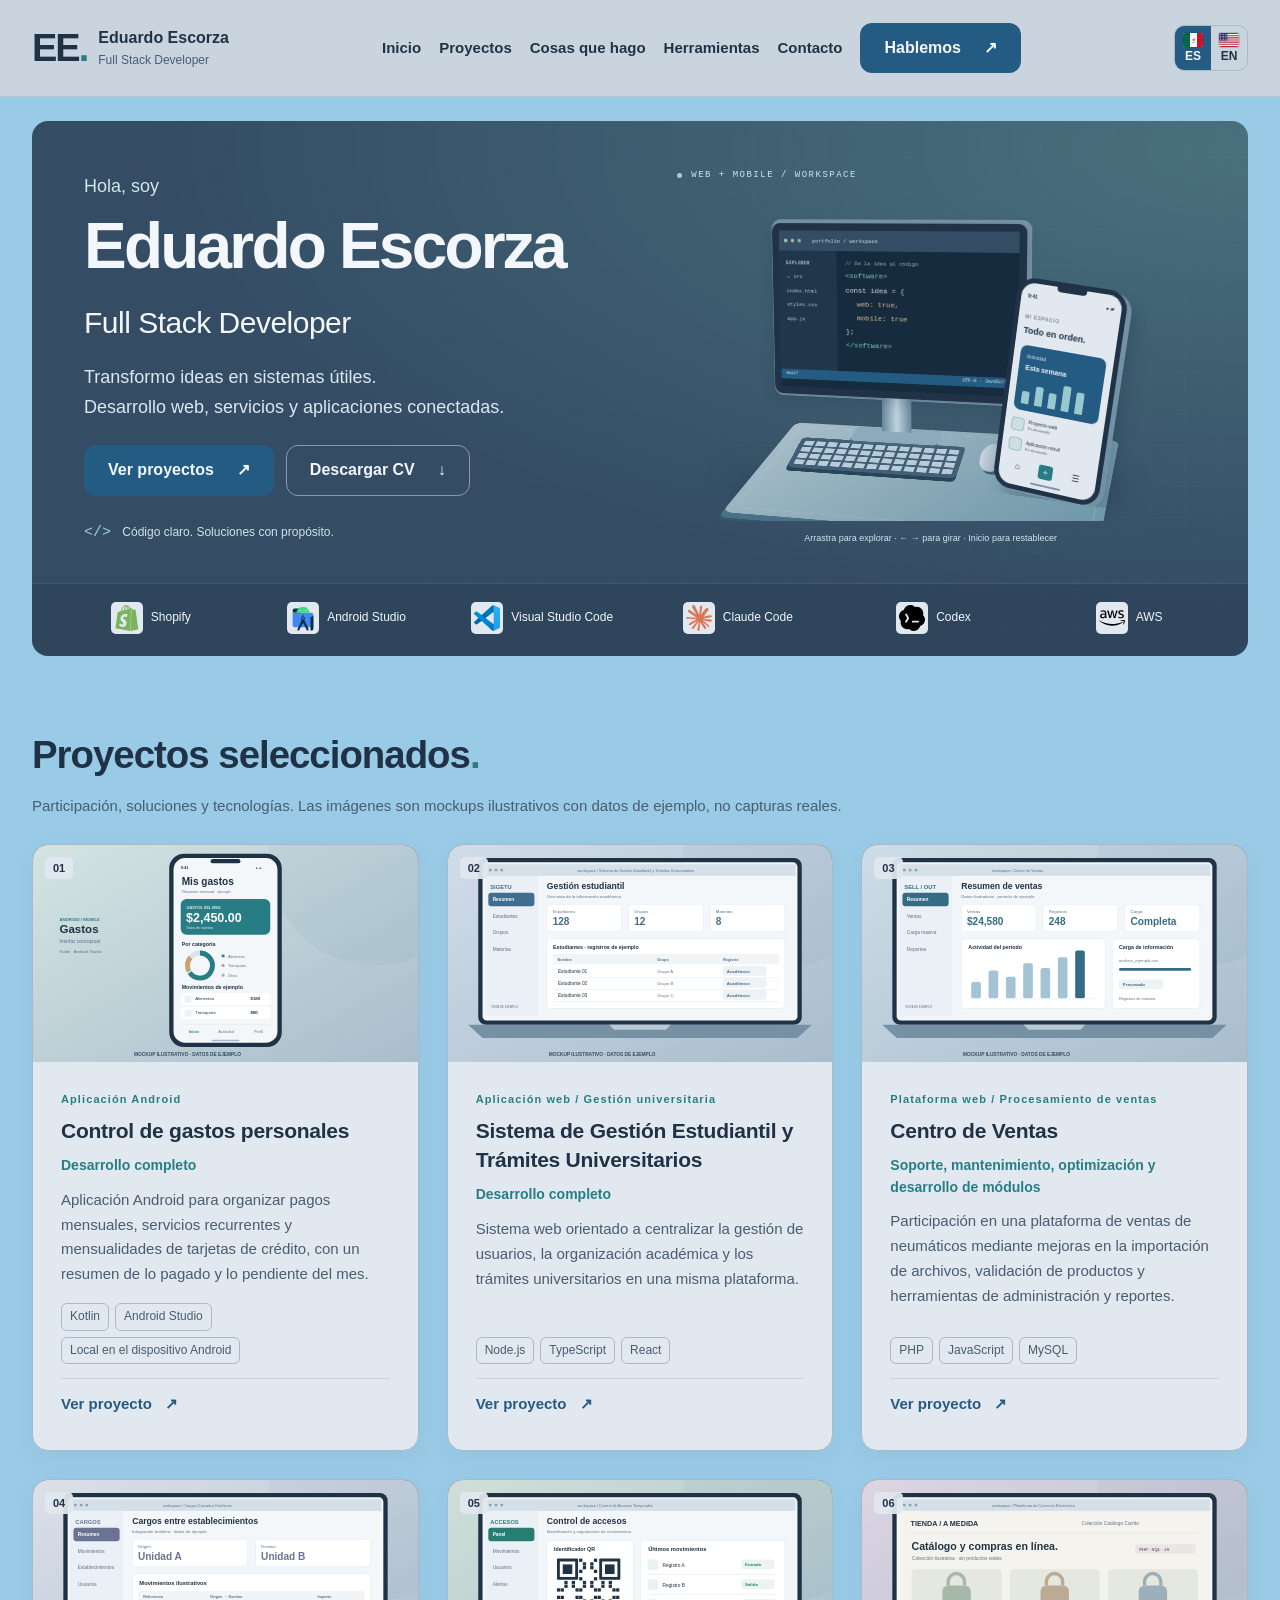
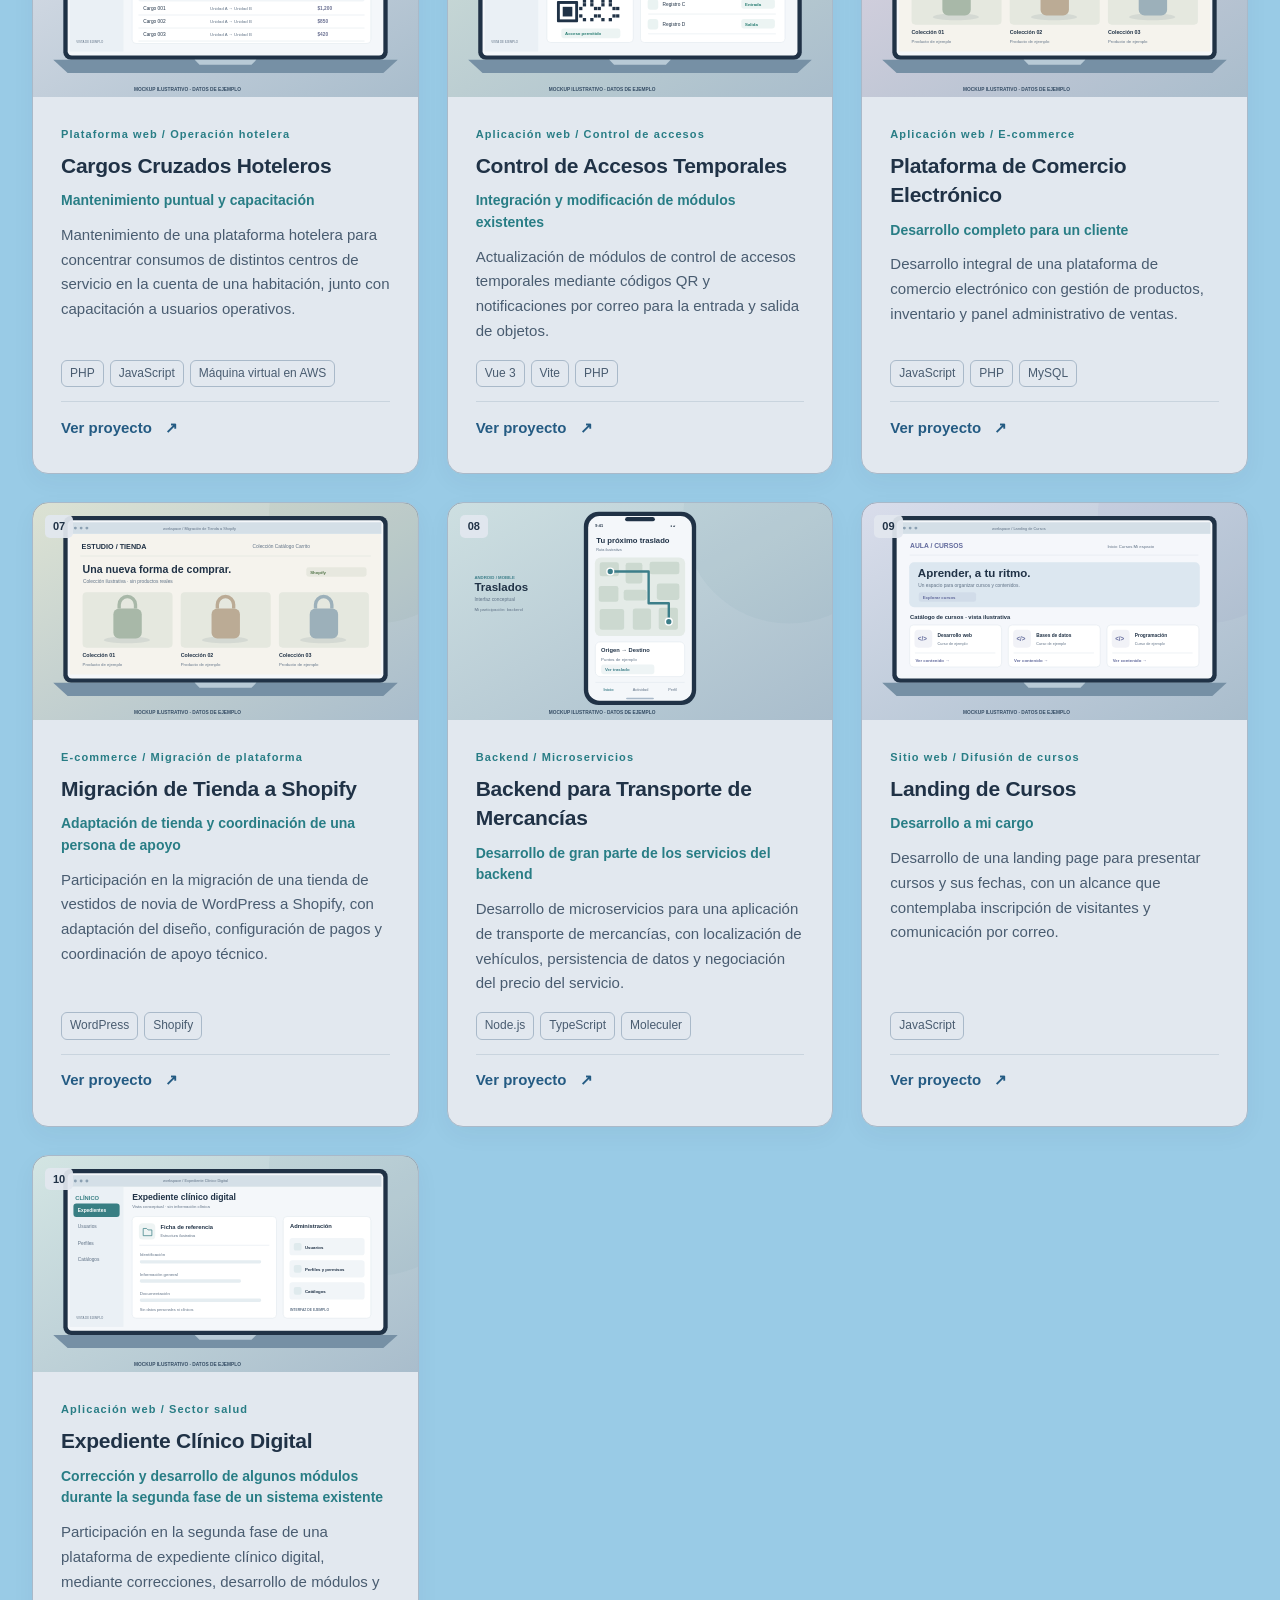
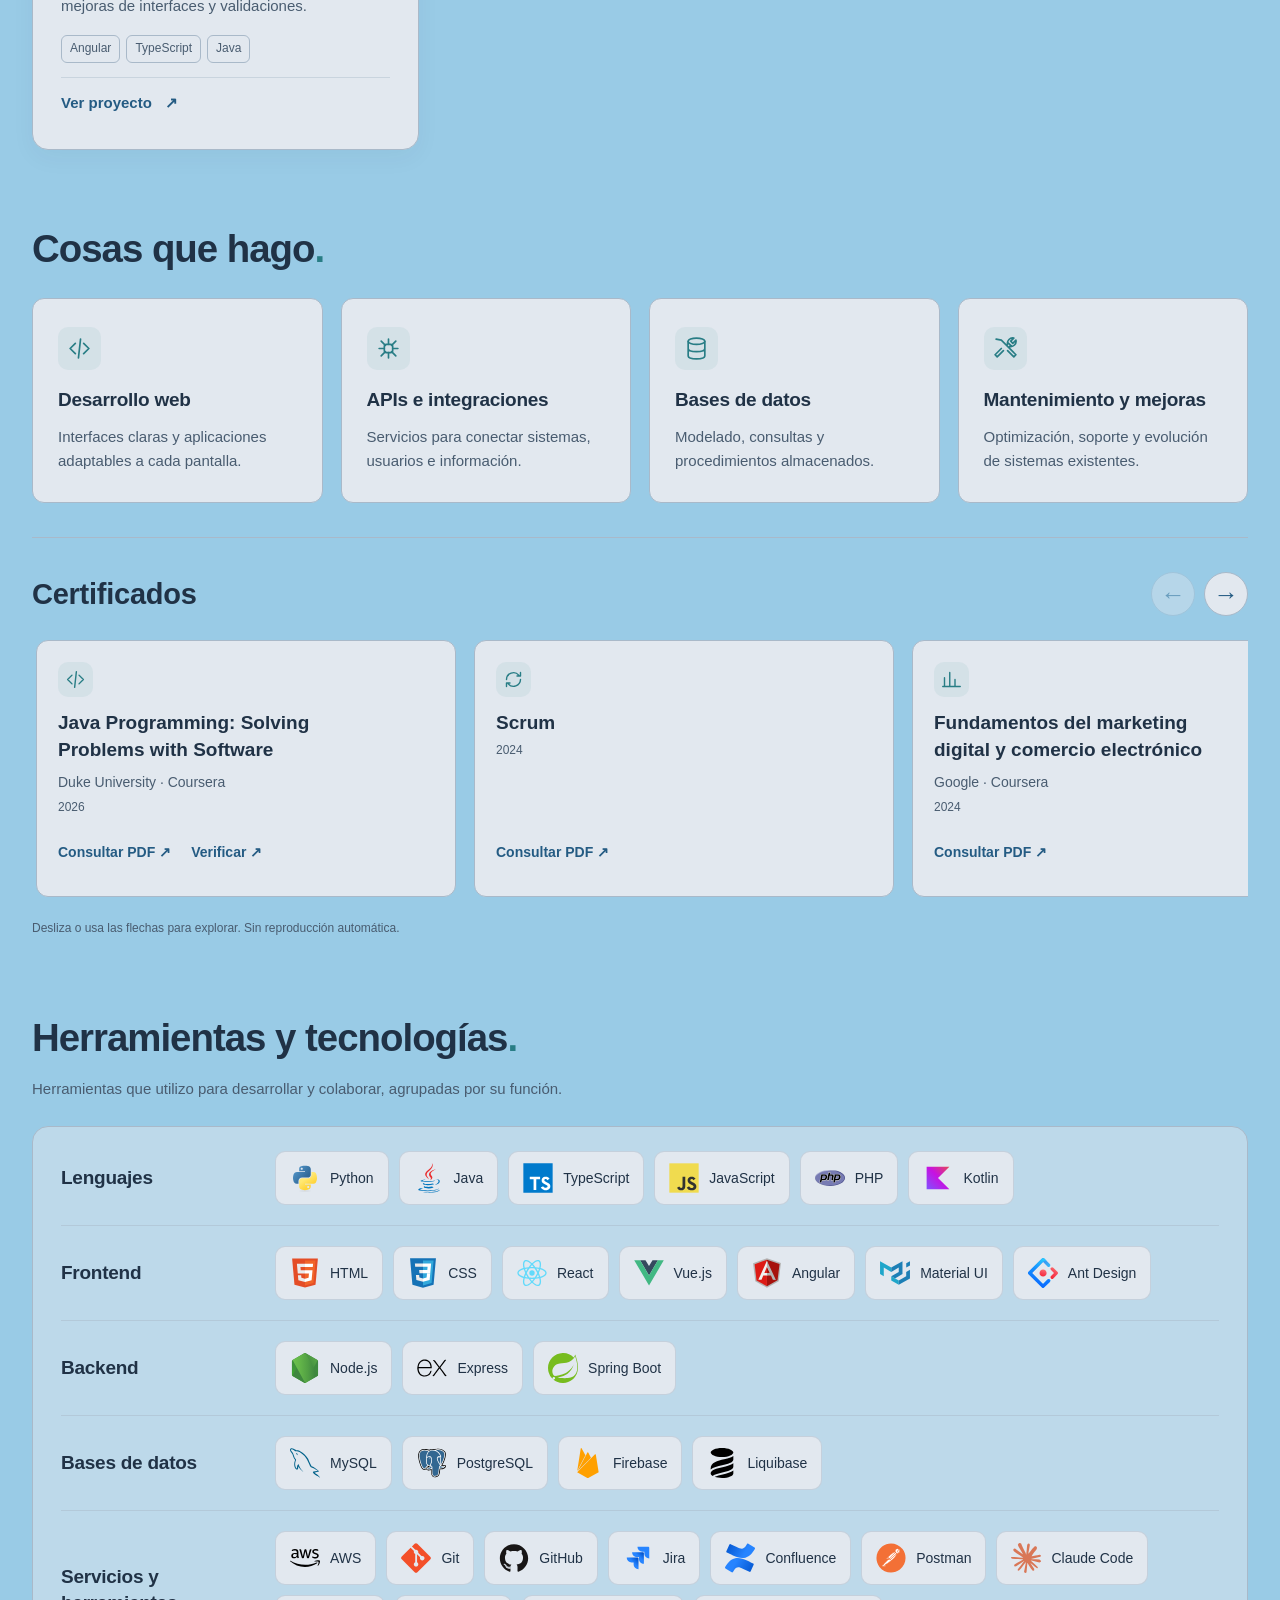
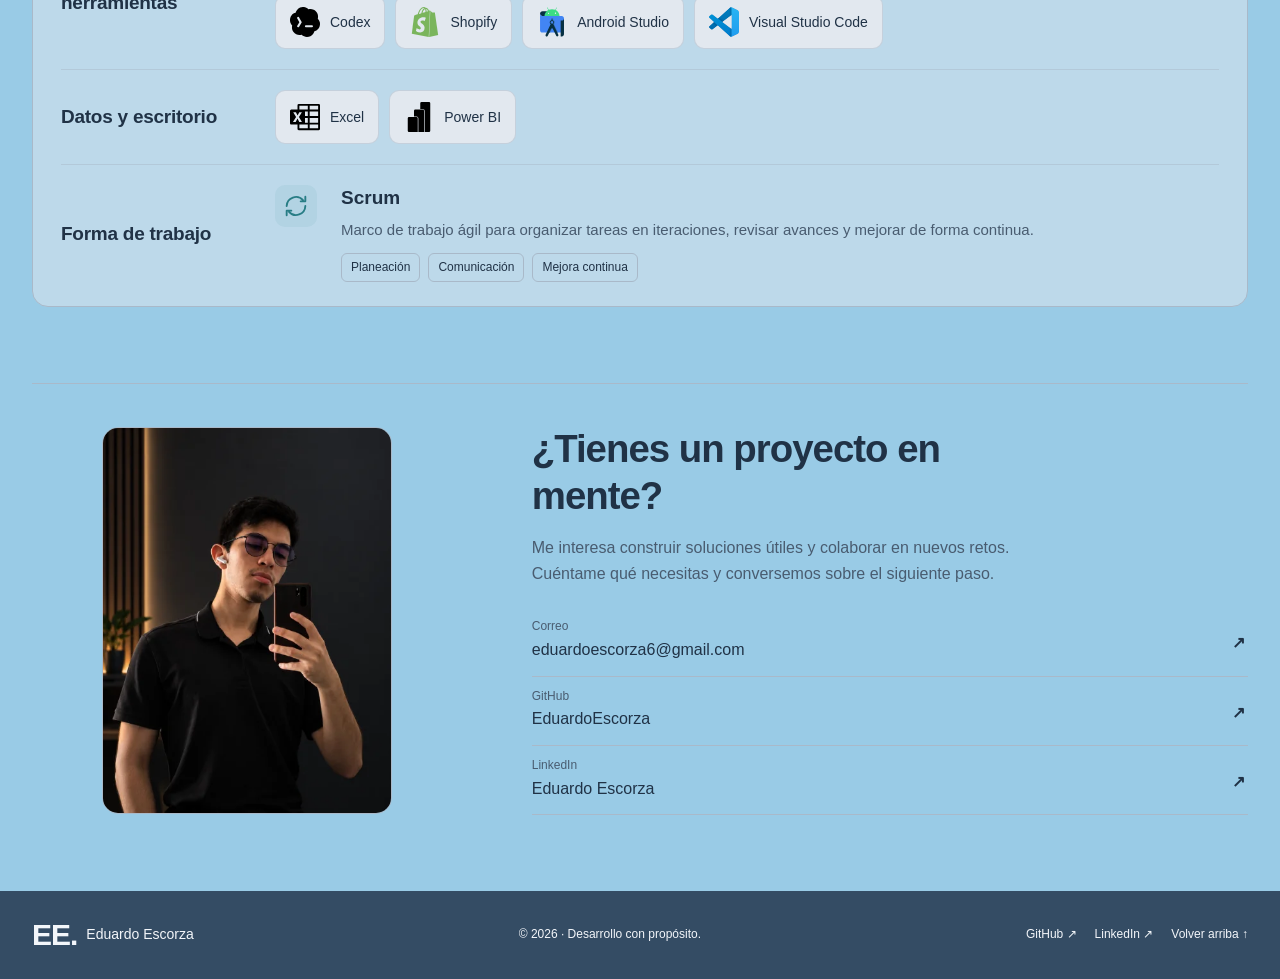
<file: index.html>
<!doctype html>
<!-- Genero este archivo con build_site.py. -->
<html lang="es">
<head>
  <meta charset="utf-8" />
  <meta name="viewport" content="width=device-width, initial-scale=1" />
  <meta name="description" content="Portafolio de Eduardo Escorza. Desarrollo web, APIs y aplicaciones. Proyectos, herramientas y forma de trabajo." />
  <meta name="theme-color" content="#344C64" />
  <title>Full Stack Developer | Eduardo Escorza</title>
  <link rel="stylesheet" href="styles.css" />
  <script type="application/json" id="translations">{"Saltar al contenido":"Skip to content","Abrir menú":"Open menu","Cerrar menú":"Close menu","Navegación principal":"Main navigation","Inicio":"Home","Proyectos":"Projects","Cosas que hago":"What I do","Herramientas":"Tools","Contacto":"Contact","Hablemos":"Let's talk","Idioma":"Language","Hola, soy":"Hi, I'm","Transformo ideas en sistemas útiles.":"I turn ideas into useful systems.","Desarrollo web, servicios y aplicaciones conectadas.":"Web development, services and connected applications.","Ver proyectos":"View projects","Descargar CV":"Download CV","Código claro. Soluciones con propósito.":"Clear code. Purposeful solutions.","Escena 3D de computadora y móvil. Arrastra con el ratón o usa las flechas para girar. Inicio restablece la vista.":"3D computer and mobile scene. Drag with the mouse or use arrow keys to rotate. Home resets the view.","// De la idea al código":"// From idea to code","MI ESPACIO":"MY SPACE","Todo en orden.":"Everything in order.","Actividad":"Activity","Esta semana":"This week","Proyecto web":"Web project","En desarrollo":"In development","Aplicación móvil":"Mobile application","Arrastra para explorar · ← → para girar · Inicio para restablecer":"Drag to explore · ← → to rotate · Home to reset","Proyectos seleccionados":"Selected projects","Aplicación Android":"Android application","Control de gastos personales":"Personal Expense Tracker","Desarrollo completo":"Full development","Aplicación Android para organizar pagos mensuales, servicios recurrentes y mensualidades de tarjetas de crédito, con un resumen de lo pagado y lo pendiente del mes.":"Android application for organizing monthly payments, recurring services and credit card installments, with a summary of paid and outstanding amounts for the month.","Local en el dispositivo Android":"Local storage on the Android device","Ver proyecto":"View project","Aplicación web / Gestión universitaria":"Web application / University management","Sistema de Gestión Estudiantil y Trámites Universitarios":"Student Management and University Procedures System","Sistema web orientado a centralizar la gestión de usuarios, la organización académica y los trámites universitarios en una misma plataforma.":"Web system designed to centralize user management, academic organization and university procedures in one platform.","Plataforma web / Procesamiento de ventas":"Web platform / Sales processing","Centro de Ventas":"Sales Center","Soporte, mantenimiento, optimización y desarrollo de módulos":"Support, maintenance, optimization and module development","Participación en una plataforma de ventas de neumáticos mediante mejoras en la importación de archivos, validación de productos y herramientas de administración y reportes.":"Contributed to a tire sales platform through improvements to file imports, product validation, administration tools and reporting.","Plataforma web / Operación hotelera":"Web platform / Hotel operations","Cargos Cruzados Hoteleros":"Hotel Cross Charges","Mantenimiento puntual y capacitación":"Targeted maintenance and training","Mantenimiento de una plataforma hotelera para concentrar consumos de distintos centros de servicio en la cuenta de una habitación, junto con capacitación a usuarios operativos.":"Maintained a hotel platform that consolidates charges from different service areas into a room account, and trained operational users.","Máquina virtual en AWS":"AWS virtual machine","Aplicación web / Control de accesos":"Web application / Access control","Control de Accesos Temporales":"Temporary Access Control","Integración y modificación de módulos existentes":"Integration and modification of existing modules","Actualización de módulos de control de accesos temporales mediante códigos QR y notificaciones por correo para la entrada y salida de objetos.":"Updated temporary access control modules using QR codes and email notifications for bringing items in and out.","Aplicación web / E-commerce":"Web application / E-commerce","Plataforma de Comercio Electrónico":"E-commerce Platform","Desarrollo completo para un cliente":"Full development for a client","Desarrollo integral de una plataforma de comercio electrónico con gestión de productos, inventario y panel administrativo de ventas.":"End-to-end development of an e-commerce platform with product management, inventory and a sales administration panel.","E-commerce / Migración de plataforma":"E-commerce / Platform migration","Migración de Tienda a Shopify":"Store Migration to Shopify","Adaptación de tienda y coordinación de una persona de apoyo":"Store adaptation and coordination of one supporting contributor","Participación en la migración de una tienda de vestidos de novia de WordPress a Shopify, con adaptación del diseño, configuración de pagos y coordinación de apoyo técnico.":"Contributed to migrating a bridal dress store from WordPress to Shopify, adapting the design, configuring payments and coordinating technical support.","Backend / Microservicios":"Backend / Microservices","Backend para Transporte de Mercancías":"Freight Transport Backend","Desarrollo de gran parte de los servicios del backend":"Development of a large portion of the backend services","Desarrollo de microservicios para una aplicación de transporte de mercancías, con localización de vehículos, persistencia de datos y negociación del precio del servicio.":"Developed microservices for a freight transport application with vehicle location, data persistence and service price negotiation.","Sitio web / Difusión de cursos":"Website / Course promotion","Landing de Cursos":"Course Landing Page","Desarrollo a mi cargo":"Development under my responsibility","Desarrollo de una landing page para presentar cursos y sus fechas, con un alcance que contemplaba inscripción de visitantes y comunicación por correo.":"Developed a landing page presenting courses and their dates, with a scope that included visitor registration and email communication.","Aplicación web / Sector salud":"Web application / Healthcare","Expediente Clínico Digital":"Digital Clinical Record","Corrección y desarrollo de algunos módulos durante la segunda fase de un sistema existente":"Fixes and development of selected modules during the second phase of an existing system","Participación en la segunda fase de una plataforma de expediente clínico digital, mediante correcciones, desarrollo de módulos y mejoras de interfaces y validaciones.":"Contributed to the second phase of a digital clinical record platform through fixes, module development and improvements to interfaces and validation.","Desarrollo web":"Web development","Interfaces claras y aplicaciones adaptables a cada pantalla.":"Clear interfaces and applications that adapt to every screen.","APIs e integraciones":"APIs and integrations","Servicios para conectar sistemas, usuarios e información.":"Services connecting systems, users and information.","Bases de datos":"Databases","Modelado, consultas y procedimientos almacenados.":"Data modeling, queries and stored procedures.","Mantenimiento y mejoras":"Maintenance and improvements","Optimización, soporte y evolución de sistemas existentes.":"Optimization, support and evolution of existing systems.","Certificados":"Certificates","Certificado anterior":"Previous certificate","Certificado siguiente":"Next certificate","carrusel":"carousel","Certificados. Usa las flechas izquierda y derecha para desplazarte.":"Certificates. Use the left and right arrow keys to scroll.","Consultar PDF ↗":"View PDF ↗","Verificar ↗":"Verify ↗","Fundamentos del marketing digital y comercio electrónico":"Foundations of Digital Marketing and E-commerce","Constancia de formación":"Training certificate","Desliza o usa las flechas para explorar. Sin reproducción automática.":"Swipe or use the arrows to explore. No autoplay.","Herramientas y tecnologías":"Tools and technologies","Herramientas que utilizo para desarrollar y colaborar, agrupadas por su función.":"Tools I use for development and collaboration, grouped by function.","Lenguajes":"Languages","Servicios y herramientas":"Services and tools","Datos y escritorio":"Data and desktop","Forma de trabajo":"How I work","Marco de trabajo ágil para organizar tareas en iteraciones, revisar avances y mejorar de forma continua.":"Agile framework for organizing tasks into iterations, reviewing progress and improving continuously.","Planeación":"Planning","Comunicación":"Communication","Mejora continua":"Continuous improvement","Retrato de Eduardo Escorza":"Portrait of Eduardo Escorza","¿Tienes un proyecto en mente?":"Have a project in mind?","Me interesa construir soluciones útiles y colaborar en nuevos retos. Cuéntame qué necesitas y conversemos sobre el siguiente paso.":"I'm interested in building useful solutions and collaborating on new challenges. Tell me what you need and let's discuss the next step.","Correo":"Email","· Desarrollo con propósito.":"· Development with purpose.","Enlaces del pie":"Footer links","Volver arriba ↑":"Back to top ↑","Portafolio de Eduardo Escorza. Desarrollo web, APIs y aplicaciones. Proyectos, herramientas y forma de trabajo.":"Eduardo Escorza's portfolio. Web development, APIs and applications. Projects, tools and how I work.","Mockup ilustrativo de Control de gastos personales; interfaz conceptual con datos de ejemplo":"Illustrative mockup of Personal Expense Tracker; conceptual interface with sample data","Ver proyecto: Control de gastos personales":"View project: Personal Expense Tracker","Mockup ilustrativo de Sistema de Gestión Estudiantil y Trámites Universitarios; interfaz conceptual con datos de ejemplo":"Illustrative mockup of Student Management and University Procedures System; conceptual interface with sample data","Ver proyecto: Sistema de Gestión Estudiantil y Trámites Universitarios":"View project: Student Management and University Procedures System","Mockup ilustrativo de Centro de Ventas; interfaz conceptual con datos de ejemplo":"Illustrative mockup of Sales Center; conceptual interface with sample data","Ver proyecto: Centro de Ventas":"View project: Sales Center","Mockup ilustrativo de Cargos Cruzados Hoteleros; interfaz conceptual con datos de ejemplo":"Illustrative mockup of Hotel Cross Charges; conceptual interface with sample data","Ver proyecto: Cargos Cruzados Hoteleros":"View project: Hotel Cross Charges","Mockup ilustrativo de Control de Accesos Temporales; interfaz conceptual con datos de ejemplo":"Illustrative mockup of Temporary Access Control; conceptual interface with sample data","Ver proyecto: Control de Accesos Temporales":"View project: Temporary Access Control","Mockup ilustrativo de Plataforma de Comercio Electrónico; interfaz conceptual con datos de ejemplo":"Illustrative mockup of E-commerce Platform; conceptual interface with sample data","Ver proyecto: Plataforma de Comercio Electrónico":"View project: E-commerce Platform","Mockup ilustrativo de Migración de Tienda a Shopify; interfaz conceptual con datos de ejemplo":"Illustrative mockup of Store Migration to Shopify; conceptual interface with sample data","Ver proyecto: Migración de Tienda a Shopify":"View project: Store Migration to Shopify","Mockup ilustrativo de Backend para Transporte de Mercancías; interfaz conceptual con datos de ejemplo":"Illustrative mockup of Freight Transport Backend; conceptual interface with sample data","Ver proyecto: Backend para Transporte de Mercancías":"View project: Freight Transport Backend","Mockup ilustrativo de Landing de Cursos; interfaz conceptual con datos de ejemplo":"Illustrative mockup of Course Landing Page; conceptual interface with sample data","Ver proyecto: Landing de Cursos":"View project: Course Landing Page","Ver proyecto: Expediente Clínico Digital":"View project: Digital Clinical Record","Mockup ilustrativo de Expediente Clínico Digital; interfaz conceptual con datos de ejemplo":"Illustrative mockup of Digital Clinical Record; conceptual interface with sample data"}</script>
  <script src="script.js" defer></script>
</head>
<body>
<a class="skip" href="#contenido">Saltar al contenido</a>
<header class="nav"><div class="nav-inner container">
<a class="logo" href="#inicio"><span class="monogram">EE<span>.</span></span><span>Eduardo Escorza<small>Full Stack Developer</small></span></a>
<button class="burger" type="button" aria-label="Abrir menú" aria-controls="menu" aria-expanded="false"><span aria-hidden="true">☰</span></button>
<nav id="menu" aria-label="Navegación principal"><a href="#inicio">Inicio</a><a href="#proyectos">Proyectos</a><a href="#hago">Cosas que hago</a><a href="#toolkit">Herramientas</a><a href="#contacto">Contacto</a><a class="btn nav-cta" href="#contacto">Hablemos <span aria-hidden="true">↗</span></a></nav><div class="language-switch" role="group" aria-label="Idioma"><button type="button" data-language="es" aria-pressed="true" lang="es" aria-label="Español"><img src="img/flags/mx.svg" alt="" width="20" height="14" aria-hidden="true" />ES</button><button type="button" data-language="en" aria-pressed="false" lang="en" aria-label="English"><img src="img/flags/us.svg" alt="" width="20" height="14" aria-hidden="true" />EN</button></div>
</div></header>
<main id="contenido">
<section id="inicio" class="hero container" aria-labelledby="hero-title"><div class="hero-main"><div class="hero-in"><p class="hero-greeting">Hola, soy</p><h1 id="hero-title">Eduardo Escorza</h1><p class="hero-role">Full Stack Developer</p><p class="lead">Transformo ideas en sistemas útiles.<br /> Desarrollo web, servicios y aplicaciones conectadas.</p><div class="cta"><a class="btn" href="#proyectos">Ver proyectos <span aria-hidden="true">↗</span></a><a class="btn alt" href="docs/CV_Eduardo_Escorza_Developer.pdf" target="_blank" rel="noopener">Descargar CV <span aria-hidden="true">↓</span></a></div><p class="hero-note"><span aria-hidden="true">&lt;/&gt;</span> Código claro. Soluciones con propósito.</p></div><div class="hero-visual">
<div class="scene-label"><span></span> WEB + MOBILE / WORKSPACE</div>
<div class="scene-stage" tabindex="0" role="group" aria-label="Escena 3D de computadora y móvil. Arrastra con el ratón o usa las flechas para girar. Inicio restablece la vista." aria-describedby="scene-help">
  <div class="scene-shadow" aria-hidden="true"></div>
  <div class="scene-float" aria-hidden="true"><div class="scene-model">
    <div class="desk"><div class="desk-edge"></div></div>
    <div class="monitor">
      <div class="monitor-back"></div>
      <div class="monitor-screen">
        <div class="editor-bar"><i></i><i></i><i></i><span>portfolio / workspace</span></div>
        <div class="editor"><div class="editor-sidebar"><b>EXPLORER</b><span>⌄ src</span><span>index.html</span><span>styles.css</span><span>app.js</span></div><div class="editor-code"><span class="code-muted">// De la idea al código</span><b>&lt;software&gt;</b><span>const idea = {</span><span class="code-indent">web: true,</span><span class="code-indent">mobile: true</span><span>};</span><b>&lt;/software&gt;</b></div></div>
        <div class="editor-status">main* <span>UTF-8 · JavaScript</span></div>
      </div>
      <div class="monitor-neck"></div><div class="monitor-foot"></div>
    </div>
    <div class="keyboard"><span></span></div><div class="mouse"></div>
    <div class="phone"><div class="phone-camera"></div><div class="phone-screen"><div class="phone-top">9:41 <span>● ▰</span></div><span class="phone-greeting">MI ESPACIO</span><strong>Todo en orden.</strong><div class="phone-card"><span>Actividad</span><b>Esta semana</b><div class="phone-chart"><i></i><i></i><i></i><i></i><i></i></div></div><div class="phone-row"><i></i><span>Proyecto web<small>En desarrollo</small></span></div><div class="phone-row"><i></i><span>Aplicación móvil<small>En desarrollo</small></span></div><div class="phone-navigation">⌂ <span>＋</span> ☰</div></div><div class="phone-home"></div></div>
  </div></div>
</div>
<p id="scene-help" class="scene-hint">Arrastra para explorar · ← → para girar · Inicio para restablecer</p>
</div></div><div class="tool-strip"><ul><li class="tool"><img src="img/logos/shopify.svg" alt="" width="32" height="32" loading="eager" /><span>Shopify</span></li><li class="tool"><img src="img/logos/androidstudio.svg" alt="" width="32" height="32" loading="eager" /><span>Android Studio</span></li><li class="tool"><img src="img/logos/vscode.svg" alt="" width="32" height="32" loading="eager" /><span>Visual Studio Code</span></li><li class="tool"><img src="img/logos/claude.svg" alt="" width="32" height="32" loading="eager" /><span>Claude Code</span></li><li class="tool"><img src="img/logos/codex.svg" alt="" width="32" height="32" loading="eager" /><span>Codex</span></li><li class="tool"><img src="img/logos/aws.svg" alt="" width="32" height="32" loading="eager" /><span>AWS</span></li></ul></div></section>
<section id="proyectos" class="sec container"><div class="section-heading"><h2>Proyectos seleccionados<span>.</span></h2></div><p class="section-note">Participación, soluciones y tecnologías. Las imágenes son mockups ilustrativos con datos de ejemplo, no capturas reales.</p><div class="grid"><article class="project"><a class="project-image" href="proyectos/gestor-de-gastos.html" tabindex="-1" aria-hidden="true"><img src="img/proyectos/gestor-de-gastos.svg" alt="Mockup ilustrativo de Control de gastos personales; interfaz conceptual con datos de ejemplo" width="800" height="450" loading="lazy" /><span class="project-index">01</span></a><div class="project-body"><p class="eyebrow project-category">Aplicación Android</p><h3>Control de gastos personales</h3><p class="project-role">Desarrollo completo</p><p class="project-description">Aplicación Android para organizar pagos mensuales, servicios recurrentes y mensualidades de tarjetas de crédito, con un resumen de lo pagado y lo pendiente del mes.</p><ul class="chips"><li>Kotlin</li><li>Android Studio</li><li>Local en el dispositivo Android</li></ul><a class="text-link" href="proyectos/gestor-de-gastos.html" aria-label="Ver proyecto: Control de gastos personales">Ver proyecto <span aria-hidden="true">↗</span></a></div></article><article class="project"><a class="project-image" href="proyectos/sigetu.html" tabindex="-1" aria-hidden="true"><img src="img/proyectos/sigetu.svg" alt="Mockup ilustrativo de Sistema de Gestión Estudiantil y Trámites Universitarios; interfaz conceptual con datos de ejemplo" width="800" height="450" loading="lazy" /><span class="project-index">02</span></a><div class="project-body"><p class="eyebrow project-category">Aplicación web / Gestión universitaria</p><h3>Sistema de Gestión Estudiantil y Trámites Universitarios</h3><p class="project-role">Desarrollo completo</p><p class="project-description">Sistema web orientado a centralizar la gestión de usuarios, la organización académica y los trámites universitarios en una misma plataforma.</p><ul class="chips"><li>Node.js</li><li>TypeScript</li><li>React</li></ul><a class="text-link" href="proyectos/sigetu.html" aria-label="Ver proyecto: Sistema de Gestión Estudiantil y Trámites Universitarios">Ver proyecto <span aria-hidden="true">↗</span></a></div></article><article class="project"><a class="project-image" href="proyectos/sistema-de-ventas.html" tabindex="-1" aria-hidden="true"><img src="img/proyectos/sistema-de-ventas.svg" alt="Mockup ilustrativo de Centro de Ventas; interfaz conceptual con datos de ejemplo" width="800" height="450" loading="lazy" /><span class="project-index">03</span></a><div class="project-body"><p class="eyebrow project-category">Plataforma web / Procesamiento de ventas</p><h3>Centro de Ventas</h3><p class="project-role">Soporte, mantenimiento, optimización y desarrollo de módulos</p><p class="project-description">Participación en una plataforma de ventas de neumáticos mediante mejoras en la importación de archivos, validación de productos y herramientas de administración y reportes.</p><ul class="chips"><li>PHP</li><li>JavaScript</li><li>MySQL</li></ul><a class="text-link" href="proyectos/sistema-de-ventas.html" aria-label="Ver proyecto: Centro de Ventas">Ver proyecto <span aria-hidden="true">↗</span></a></div></article><article class="project"><a class="project-image" href="proyectos/sistema-de-cargos-cruzados.html" tabindex="-1" aria-hidden="true"><img src="img/proyectos/sistema-de-cargos-cruzados.svg" alt="Mockup ilustrativo de Cargos Cruzados Hoteleros; interfaz conceptual con datos de ejemplo" width="800" height="450" loading="lazy" /><span class="project-index">04</span></a><div class="project-body"><p class="eyebrow project-category">Plataforma web / Operación hotelera</p><h3>Cargos Cruzados Hoteleros</h3><p class="project-role">Mantenimiento puntual y capacitación</p><p class="project-description">Mantenimiento de una plataforma hotelera para concentrar consumos de distintos centros de servicio en la cuenta de una habitación, junto con capacitación a usuarios operativos.</p><ul class="chips"><li>PHP</li><li>JavaScript</li><li>Máquina virtual en AWS</li></ul><a class="text-link" href="proyectos/sistema-de-cargos-cruzados.html" aria-label="Ver proyecto: Cargos Cruzados Hoteleros">Ver proyecto <span aria-hidden="true">↗</span></a></div></article><article class="project"><a class="project-image" href="proyectos/sistema-de-control-de-accesos.html" tabindex="-1" aria-hidden="true"><img src="img/proyectos/sistema-de-control-de-accesos.svg" alt="Mockup ilustrativo de Control de Accesos Temporales; interfaz conceptual con datos de ejemplo" width="800" height="450" loading="lazy" /><span class="project-index">05</span></a><div class="project-body"><p class="eyebrow project-category">Aplicación web / Control de accesos</p><h3>Control de Accesos Temporales</h3><p class="project-role">Integración y modificación de módulos existentes</p><p class="project-description">Actualización de módulos de control de accesos temporales mediante códigos QR y notificaciones por correo para la entrada y salida de objetos.</p><ul class="chips"><li>Vue 3</li><li>Vite</li><li>PHP</li></ul><a class="text-link" href="proyectos/sistema-de-control-de-accesos.html" aria-label="Ver proyecto: Control de Accesos Temporales">Ver proyecto <span aria-hidden="true">↗</span></a></div></article><article class="project"><a class="project-image" href="proyectos/tienda-en-linea-a-medida.html" tabindex="-1" aria-hidden="true"><img src="img/proyectos/tienda-en-linea-a-medida.svg" alt="Mockup ilustrativo de Plataforma de Comercio Electrónico; interfaz conceptual con datos de ejemplo" width="800" height="450" loading="lazy" /><span class="project-index">06</span></a><div class="project-body"><p class="eyebrow project-category">Aplicación web / E-commerce</p><h3>Plataforma de Comercio Electrónico</h3><p class="project-role">Desarrollo completo para un cliente</p><p class="project-description">Desarrollo integral de una plataforma de comercio electrónico con gestión de productos, inventario y panel administrativo de ventas.</p><ul class="chips"><li>JavaScript</li><li>PHP</li><li>MySQL</li></ul><a class="text-link" href="proyectos/tienda-en-linea-a-medida.html" aria-label="Ver proyecto: Plataforma de Comercio Electrónico">Ver proyecto <span aria-hidden="true">↗</span></a></div></article><article class="project"><a class="project-image" href="proyectos/migracion-de-tienda-a-shopify.html" tabindex="-1" aria-hidden="true"><img src="img/proyectos/migracion-de-tienda-a-shopify.svg" alt="Mockup ilustrativo de Migración de Tienda a Shopify; interfaz conceptual con datos de ejemplo" width="800" height="450" loading="lazy" /><span class="project-index">07</span></a><div class="project-body"><p class="eyebrow project-category">E-commerce / Migración de plataforma</p><h3>Migración de Tienda a Shopify</h3><p class="project-role">Adaptación de tienda y coordinación de una persona de apoyo</p><p class="project-description">Participación en la migración de una tienda de vestidos de novia de WordPress a Shopify, con adaptación del diseño, configuración de pagos y coordinación de apoyo técnico.</p><ul class="chips"><li>WordPress</li><li>Shopify</li></ul><a class="text-link" href="proyectos/migracion-de-tienda-a-shopify.html" aria-label="Ver proyecto: Migración de Tienda a Shopify">Ver proyecto <span aria-hidden="true">↗</span></a></div></article><article class="project"><a class="project-image" href="proyectos/app-movil-de-traslados.html" tabindex="-1" aria-hidden="true"><img src="img/proyectos/app-movil-de-traslados.svg" alt="Mockup ilustrativo de Backend para Transporte de Mercancías; interfaz conceptual con datos de ejemplo" width="800" height="450" loading="lazy" /><span class="project-index">08</span></a><div class="project-body"><p class="eyebrow project-category">Backend / Microservicios</p><h3>Backend para Transporte de Mercancías</h3><p class="project-role">Desarrollo de gran parte de los servicios del backend</p><p class="project-description">Desarrollo de microservicios para una aplicación de transporte de mercancías, con localización de vehículos, persistencia de datos y negociación del precio del servicio.</p><ul class="chips"><li>Node.js</li><li>TypeScript</li><li>Moleculer</li></ul><a class="text-link" href="proyectos/app-movil-de-traslados.html" aria-label="Ver proyecto: Backend para Transporte de Mercancías">Ver proyecto <span aria-hidden="true">↗</span></a></div></article><article class="project"><a class="project-image" href="proyectos/landing-page-y-gestion-de-cursos.html" tabindex="-1" aria-hidden="true"><img src="img/proyectos/landing-page-y-gestion-de-cursos.svg" alt="Mockup ilustrativo de Landing de Cursos; interfaz conceptual con datos de ejemplo" width="800" height="450" loading="lazy" /><span class="project-index">09</span></a><div class="project-body"><p class="eyebrow project-category">Sitio web / Difusión de cursos</p><h3>Landing de Cursos</h3><p class="project-role">Desarrollo a mi cargo</p><p class="project-description">Desarrollo de una landing page para presentar cursos y sus fechas, con un alcance que contemplaba inscripción de visitantes y comunicación por correo.</p><ul class="chips"><li>JavaScript</li></ul><a class="text-link" href="proyectos/landing-page-y-gestion-de-cursos.html" aria-label="Ver proyecto: Landing de Cursos">Ver proyecto <span aria-hidden="true">↗</span></a></div></article><article class="project"><a class="project-image" href="proyectos/expediente-clinico.html" tabindex="-1" aria-hidden="true"><img src="img/proyectos/expediente-clinico.svg" alt="Mockup ilustrativo de Expediente Clínico Digital; interfaz conceptual con datos de ejemplo" width="800" height="450" loading="lazy" /><span class="project-index">10</span></a><div class="project-body"><p class="eyebrow project-category">Aplicación web / Sector salud</p><h3>Expediente Clínico Digital</h3><p class="project-role">Corrección y desarrollo de algunos módulos durante la segunda fase de un sistema existente</p><p class="project-description">Participación en la segunda fase de una plataforma de expediente clínico digital, mediante correcciones, desarrollo de módulos y mejoras de interfaces y validaciones.</p><ul class="chips"><li>Angular</li><li>TypeScript</li><li>Java</li></ul><a class="text-link" href="proyectos/expediente-clinico.html" aria-label="Ver proyecto: Expediente Clínico Digital">Ver proyecto <span aria-hidden="true">↗</span></a></div></article></div></section>
<section id="hago" class="sec container"><div class="section-heading"><h2>Cosas que hago<span>.</span></h2></div><div class="services-grid"><article class="mini"><span class="service-icon"><svg viewBox="0 0 24 24" fill="none" stroke="currentColor" stroke-width="1.6" stroke-linecap="round" stroke-linejoin="round" aria-hidden="true"><path d="m8 7-5 5 5 5m8-10 5 5-5 5m-3-14-2 18"/></svg></span><h3>Desarrollo web</h3><p>Interfaces claras y aplicaciones adaptables a cada pantalla.</p></article><article class="mini"><span class="service-icon"><svg viewBox="0 0 24 24" fill="none" stroke="currentColor" stroke-width="1.6" stroke-linecap="round" stroke-linejoin="round" aria-hidden="true"><rect x="8" y="8" width="8" height="8" rx="2"/><path d="M12 3v5m0 8v5M3 12h5m8 0h5M5 5l4 4m6 6 4 4M19 5l-4 4M9 15l-4 4"/></svg></span><h3>APIs e integraciones</h3><p>Servicios para conectar sistemas, usuarios e información.</p></article><article class="mini"><span class="service-icon"><svg viewBox="0 0 24 24" fill="none" stroke="currentColor" stroke-width="1.6" stroke-linecap="round" stroke-linejoin="round" aria-hidden="true"><ellipse cx="12" cy="5" rx="8" ry="3"/><path d="M4 5v14c0 4 16 4 16 0V5M4 12c0 4 16 4 16 0"/></svg></span><h3>Bases de datos</h3><p>Modelado, consultas y procedimientos almacenados.</p></article><article class="mini"><span class="service-icon"><svg viewBox="0 0 24 24" fill="none" stroke="currentColor" stroke-width="1.6" stroke-linecap="round" stroke-linejoin="round" aria-hidden="true"><path d="m14 6 4 4m-8 4-6 6-2-2 6-6m6 2 6 6 2-2-6-6M3 3l5 1 12 12M14 8a5 5 0 0 1 6-6l-3 3 2 2 3-3a5 5 0 0 1-6 6"/></svg></span><h3>Mantenimiento y mejoras</h3><p>Optimización, soporte y evolución de sistemas existentes.</p></article></div><div id="certificados" class="certificates" aria-labelledby="cert-title"><div class="cert-heading"><div><h3 id="cert-title">Certificados</h3></div><div class="carousel-controls"><button class="nav-btn" type="button" data-dir="-1" aria-label="Certificado anterior" aria-controls="certificate-track">←</button><button class="nav-btn" type="button" data-dir="1" aria-label="Certificado siguiente" aria-controls="certificate-track">→</button></div></div><div id="certificate-track" class="track" tabindex="0" role="region" aria-roledescription="carrusel" aria-label="Certificados. Usa las flechas izquierda y derecha para desplazarte."><article class="cert"><span class="service-icon"><svg viewBox="0 0 24 24" fill="none" stroke="currentColor" stroke-width="1.6" stroke-linecap="round" stroke-linejoin="round" aria-hidden="true"><path d="m8 7-5 5 5 5m8-10 5 5-5 5m-3-14-2 18"/></svg></span><h4>Java Programming: Solving Problems with Software</h4><p>Duke University · Coursera</p><time datetime="2026-08-08">2026</time><div class="cert-links"><a class="text-link" href="docs/Certificado_Java.pdf" target="_blank" rel="noopener">Consultar PDF ↗</a><a class="text-link" href="https://coursera.org/verify/QPT4PYG082I6" target="_blank" rel="noopener">Verificar ↗</a></div></article><article class="cert"><span class="service-icon"><svg viewBox="0 0 24 24" fill="none" stroke="currentColor" stroke-width="1.6" stroke-linecap="round" stroke-linejoin="round" aria-hidden="true"><path d="M4 12a8 8 0 0 1 14-5m2-3v4h-4m4 4a8 8 0 0 1-14 5m-2 3v-4h4"/></svg></span><h4>Scrum</h4><time datetime="2024-05-08">2024</time><div class="cert-links"><a class="text-link" href="docs/Certificado_Scrum.pdf" target="_blank" rel="noopener">Consultar PDF ↗</a></div></article><article class="cert"><span class="service-icon"><svg viewBox="0 0 24 24" fill="none" stroke="currentColor" stroke-width="1.6" stroke-linecap="round" stroke-linejoin="round" aria-hidden="true"><path d="M4 20V10m6 10V4m6 16v-8m6 8H2"/></svg></span><h4>Fundamentos del marketing digital y comercio electrónico</h4><p>Google · Coursera</p><time datetime="2024-03-16">2024</time><div class="cert-links"><a class="text-link" href="docs/Certificado_marketing.pdf" target="_blank" rel="noopener">Consultar PDF ↗</a></div></article><article class="cert"><span class="service-icon"><svg viewBox="0 0 24 24" fill="none" stroke="currentColor" stroke-width="1.6" stroke-linecap="round" stroke-linejoin="round" aria-hidden="true"><rect x="8" y="2" width="8" height="6" rx="1"/><rect x="2" y="16" width="7" height="5" rx="1"/><rect x="15" y="16" width="7" height="5" rx="1"/><path d="M12 8v4m-7 4v-4h14v4"/></svg></span><h4>Cisco</h4><p>Cisco Networking Academy</p><time datetime="2024">2024</time><p>Constancia de formación</p><div class="cert-links"><a class="text-link" href="docs/CertificadoNetAcad_Learning.pdf" target="_blank" rel="noopener">Consultar PDF ↗</a></div></article><article class="cert"><span class="service-icon"><svg viewBox="0 0 24 24" fill="none" stroke="currentColor" stroke-width="1.6" stroke-linecap="round" stroke-linejoin="round" aria-hidden="true"><rect x="3" y="4" width="18" height="16" rx="3"/><path d="m7 9 3 3-3 3m6 0h4"/></svg></span><h4>NDG Linux Essentials</h4><p>NDG · Cisco Networking Academy</p><time datetime="2021-08-12">2021</time><div class="cert-links"><a class="text-link" href="docs/Certificado_Linux.pdf" target="_blank" rel="noopener">Consultar PDF ↗</a></div></article><article class="cert"><span class="service-icon"><svg viewBox="0 0 24 24" fill="none" stroke="currentColor" stroke-width="1.6" stroke-linecap="round" stroke-linejoin="round" aria-hidden="true"><rect x="7" y="7" width="10" height="10" rx="2"/><path d="M9 3v4m6-4v4M9 17v4m6-4v4M3 9h4m-4 6h4M17 9h4m-4 6h4"/></svg></span><h4>IT Essentials</h4><p>Cisco Networking Academy</p><time datetime="2019-12-04">2019</time><div class="cert-links"><a class="text-link" href="docs/Certificado_IT.pdf" target="_blank" rel="noopener">Consultar PDF ↗</a></div></article></div><p class="carousel-help">Desliza o usa las flechas para explorar. Sin reproducción automática.</p></div></section>
<section id="toolkit" class="sec container"><div class="section-heading"><h2>Herramientas y tecnologías<span>.</span></h2></div><p class="section-note">Herramientas que utilizo para desarrollar y colaborar, agrupadas por su función.</p><div class="groups"><article class="tool-group"><h3>Lenguajes</h3><ul class="tools"><li class="tool"><img src="img/logos/python.svg" alt="" width="32" height="32" loading="lazy" /><span>Python</span></li><li class="tool"><img src="img/logos/java.svg" alt="" width="32" height="32" loading="lazy" /><span>Java</span></li><li class="tool"><img src="img/logos/typescript.svg" alt="" width="32" height="32" loading="lazy" /><span>TypeScript</span></li><li class="tool"><img src="img/logos/javascript.svg" alt="" width="32" height="32" loading="lazy" /><span>JavaScript</span></li><li class="tool"><img src="img/logos/php.svg" alt="" width="32" height="32" loading="lazy" /><span>PHP</span></li><li class="tool"><img src="img/logos/kotlin.svg" alt="" width="32" height="32" loading="lazy" /><span>Kotlin</span></li></ul></article><article class="tool-group"><h3>Frontend</h3><ul class="tools"><li class="tool"><img src="img/logos/html5.svg" alt="" width="32" height="32" loading="lazy" /><span>HTML</span></li><li class="tool"><img src="img/logos/css3.svg" alt="" width="32" height="32" loading="lazy" /><span>CSS</span></li><li class="tool"><img src="img/logos/react.svg" alt="" width="32" height="32" loading="lazy" /><span>React</span></li><li class="tool"><img src="img/logos/vuejs.svg" alt="" width="32" height="32" loading="lazy" /><span>Vue.js</span></li><li class="tool"><img src="img/logos/angularjs.svg" alt="" width="32" height="32" loading="lazy" /><span>Angular</span></li><li class="tool"><img src="img/logos/materialui.svg" alt="" width="32" height="32" loading="lazy" /><span>Material UI</span></li><li class="tool"><img src="img/logos/antdesign.svg" alt="" width="32" height="32" loading="lazy" /><span>Ant Design</span></li></ul></article><article class="tool-group"><h3>Backend</h3><ul class="tools"><li class="tool"><img src="img/logos/nodejs.svg" alt="" width="32" height="32" loading="lazy" /><span>Node.js</span></li><li class="tool"><img src="img/logos/express.svg" alt="" width="32" height="32" loading="lazy" /><span>Express</span></li><li class="tool"><img src="img/logos/spring.svg" alt="" width="32" height="32" loading="lazy" /><span>Spring Boot</span></li></ul></article><article class="tool-group"><h3>Bases de datos</h3><ul class="tools"><li class="tool"><img src="img/logos/mysql.svg" alt="" width="32" height="32" loading="lazy" /><span>MySQL</span></li><li class="tool"><img src="img/logos/postgresql.svg" alt="" width="32" height="32" loading="lazy" /><span>PostgreSQL</span></li><li class="tool"><img src="img/logos/firebase.svg" alt="" width="32" height="32" loading="lazy" /><span>Firebase</span></li><li class="tool"><img src="img/logos/liquibase.svg" alt="" width="32" height="32" loading="lazy" /><span>Liquibase</span></li></ul></article><article class="tool-group"><h3>Servicios y herramientas</h3><ul class="tools"><li class="tool"><img src="img/logos/aws.svg" alt="" width="32" height="32" loading="lazy" /><span>AWS</span></li><li class="tool"><img src="img/logos/git.svg" alt="" width="32" height="32" loading="lazy" /><span>Git</span></li><li class="tool"><img src="img/logos/github.svg" alt="" width="32" height="32" loading="lazy" /><span>GitHub</span></li><li class="tool"><img src="img/logos/jira.svg" alt="" width="32" height="32" loading="lazy" /><span>Jira</span></li><li class="tool"><img src="img/logos/confluence.svg" alt="" width="32" height="32" loading="lazy" /><span>Confluence</span></li><li class="tool"><img src="img/logos/postman.svg" alt="" width="32" height="32" loading="lazy" /><span>Postman</span></li><li class="tool"><img src="img/logos/claude.svg" alt="" width="32" height="32" loading="lazy" /><span>Claude Code</span></li><li class="tool"><img src="img/logos/codex.svg" alt="" width="32" height="32" loading="lazy" /><span>Codex</span></li><li class="tool"><img src="img/logos/shopify.svg" alt="" width="32" height="32" loading="lazy" /><span>Shopify</span></li><li class="tool"><img src="img/logos/androidstudio.svg" alt="" width="32" height="32" loading="lazy" /><span>Android Studio</span></li><li class="tool"><img src="img/logos/vscode.svg" alt="" width="32" height="32" loading="lazy" /><span>Visual Studio Code</span></li></ul></article><article class="tool-group"><h3>Datos y escritorio</h3><ul class="tools"><li class="tool"><img src="img/logos/excel.svg" alt="" width="32" height="32" loading="lazy" /><span>Excel</span></li><li class="tool"><img src="img/logos/powerbi.svg" alt="" width="32" height="32" loading="lazy" /><span>Power BI</span></li></ul></article><article class="tool-group work-method"><h3>Forma de trabajo</h3><div class="method-icon"><svg viewBox="0 0 24 24" fill="none" stroke="currentColor" stroke-width="1.6" stroke-linecap="round" stroke-linejoin="round" aria-hidden="true"><path d="M4 12a8 8 0 0 1 14-5m2-3v4h-4m4 4a8 8 0 0 1-14 5m-2 3v-4h4"/></svg></div><h4>Scrum</h4><p>Marco de trabajo ágil para organizar tareas en iteraciones, revisar avances y mejorar de forma continua.</p><div class="method-tags"><span>Planeación</span><span>Comunicación</span><span>Mejora continua</span></div></article></div></section>
<section id="contacto" class="sec container contact-section" aria-labelledby="contact-title"><figure class="contact-photo"><img id="foto" src="img/portrait.webp" alt="Retrato de Eduardo Escorza" width="450" height="600" loading="lazy" /></figure><div class="contact-copy"><h2 id="contact-title">¿Tienes un proyecto en mente?</h2><p>Me interesa construir soluciones útiles y colaborar en nuevos retos. Cuéntame qué necesitas y conversemos sobre el siguiente paso.</p><div class="contact-links"><a href="mailto:eduardoescorza6@gmail.com"><span>Correo</span>eduardoescorza6@gmail.com <b aria-hidden="true">↗</b></a><a href="https://github.com/EduardoEscorza" target="_blank" rel="noopener"><span>GitHub</span>EduardoEscorza <b aria-hidden="true">↗</b></a><a href="https://www.linkedin.com/in/eduardo-escorza" target="_blank" rel="noopener"><span>LinkedIn</span>Eduardo Escorza <b aria-hidden="true">↗</b></a></div></div></section></main>
<footer class="foot"><div class="container footer-inner"><a class="footer-name" href="#inicio">EE. <span>Eduardo Escorza</span></a><p>© <span id="year">2026</span> · Desarrollo con propósito.</p><nav class="footer-links" aria-label="Enlaces del pie"><a href="https://github.com/EduardoEscorza" target="_blank" rel="noopener">GitHub ↗</a><a href="https://www.linkedin.com/in/eduardo-escorza" target="_blank" rel="noopener">LinkedIn ↗</a><a href="#inicio">Volver arriba ↑</a></nav></div></footer>
</body>
</html>
</file>
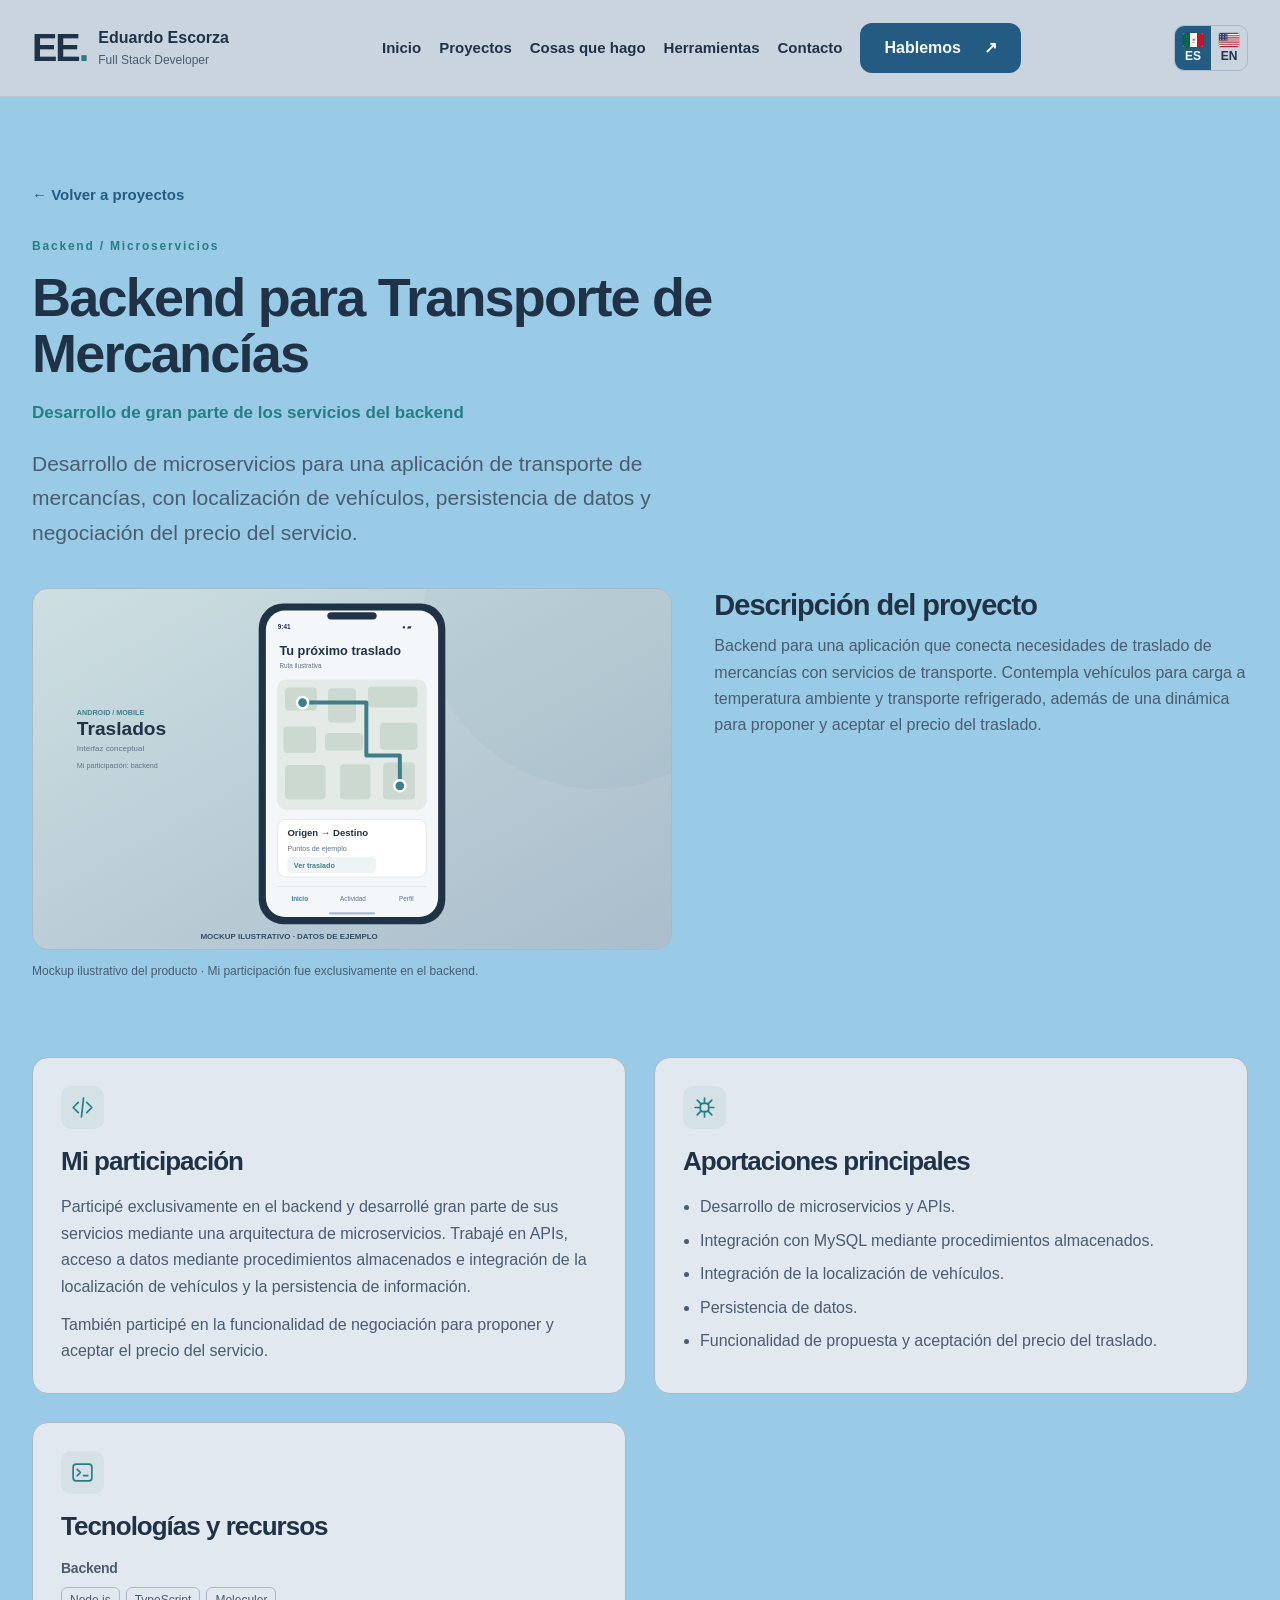
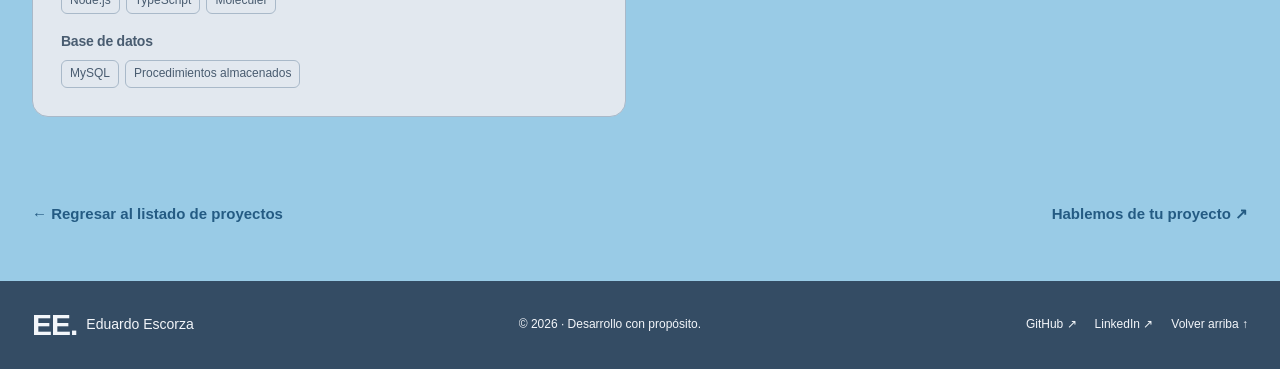
<file: proyectos/app-movil-de-traslados.html>
<!doctype html>
<!-- Genero este archivo con build_site.py. -->
<html lang="es">
<head>
  <meta charset="utf-8" />
  <meta name="viewport" content="width=device-width, initial-scale=1" />
  <meta name="description" content="Desarrollo de microservicios para una aplicación de transporte de mercancías, con localización de vehículos, persistencia de datos y negociación del precio del servicio." />
  <meta name="theme-color" content="#344C64" />
  <title>Backend para Transporte de Mercancías | Eduardo Escorza</title>
  <link rel="stylesheet" href="../styles.css" />
  <script type="application/json" id="translations">{"Saltar al contenido":"Skip to content","Abrir menú":"Open menu","Cerrar menú":"Close menu","Navegación principal":"Main navigation","Inicio":"Home","Proyectos":"Projects","Cosas que hago":"What I do","Herramientas":"Tools","Contacto":"Contact","Hablemos":"Let's talk","Idioma":"Language","Backend / Microservicios":"Backend / Microservices","Backend para Transporte de Mercancías":"Freight Transport Backend","Desarrollo de gran parte de los servicios del backend":"Development of a large portion of the backend services","Desarrollo de microservicios para una aplicación de transporte de mercancías, con localización de vehículos, persistencia de datos y negociación del precio del servicio.":"Developed microservices for a freight transport application with vehicle location, data persistence and service price negotiation.","· Desarrollo con propósito.":"· Development with purpose.","Enlaces del pie":"Footer links","Volver arriba ↑":"Back to top ↑","← Volver a proyectos":"← Back to projects","Mockup ilustrativo del producto · Mi participación fue exclusivamente en el backend.":"Illustrative product mockup · My contribution was exclusively to the backend.","Descripción del proyecto":"Project description","Backend para una aplicación que conecta necesidades de traslado de mercancías con servicios de transporte. Contempla vehículos para carga a temperatura ambiente y transporte refrigerado, además de una dinámica para proponer y aceptar el precio del traslado.":"Backend for an application connecting freight transport needs with transport services. Its scope includes vehicles for ambient-temperature and refrigerated cargo, along with a process for proposing and accepting transport prices.","Mi participación":"My contribution","Participé exclusivamente en el backend y desarrollé gran parte de sus servicios mediante una arquitectura de microservicios. Trabajé en APIs, acceso a datos mediante procedimientos almacenados e integración de la localización de vehículos y la persistencia de información.":"I contributed exclusively to the backend and developed a large portion of its services using a microservices architecture. I worked on APIs, data access through stored procedures, and integration of vehicle location and data persistence.","También participé en la funcionalidad de negociación para proponer y aceptar el precio del servicio.":"I also contributed to the negotiation functionality for proposing and accepting the service price.","Aportaciones principales":"Main contributions","Desarrollo de microservicios y APIs.":"Development of microservices and APIs.","Integración con MySQL mediante procedimientos almacenados.":"MySQL integration through stored procedures.","Integración de la localización de vehículos.":"Vehicle location integration.","Persistencia de datos.":"Data persistence.","Funcionalidad de propuesta y aceptación del precio del traslado.":"Functionality for proposing and accepting transport prices.","Tecnologías y recursos":"Technologies and resources","Base de datos":"Database","Procedimientos almacenados":"Stored procedures","← Regresar al listado de proyectos":"← Return to the project list","Hablemos de tu proyecto ↗":"Let's talk about your project ↗","Mockup ilustrativo de Backend para Transporte de Mercancías; interfaz conceptual con datos de ejemplo":"Illustrative mockup of Freight Transport Backend; conceptual interface with sample data","Backend para Transporte de Mercancías | Eduardo Escorza":"Freight Transport Backend | Eduardo Escorza"}</script>
  <script src="../script.js" defer></script>
</head>
<body>
<a class="skip" href="#contenido">Saltar al contenido</a>
<header class="nav"><div class="nav-inner container">
<a class="logo" href="../index.html#inicio"><span class="monogram">EE<span>.</span></span><span>Eduardo Escorza<small>Full Stack Developer</small></span></a>
<button class="burger" type="button" aria-label="Abrir menú" aria-controls="menu" aria-expanded="false"><span aria-hidden="true">☰</span></button>
<nav id="menu" aria-label="Navegación principal"><a href="../index.html#inicio">Inicio</a><a href="../index.html#proyectos">Proyectos</a><a href="../index.html#hago">Cosas que hago</a><a href="../index.html#toolkit">Herramientas</a><a href="../index.html#contacto">Contacto</a><a class="btn nav-cta" href="../index.html#contacto">Hablemos <span aria-hidden="true">↗</span></a></nav><div class="language-switch" role="group" aria-label="Idioma"><button type="button" data-language="es" aria-pressed="true" lang="es" aria-label="Español"><img src="../img/flags/mx.svg" alt="" width="20" height="14" aria-hidden="true" />ES</button><button type="button" data-language="en" aria-pressed="false" lang="en" aria-label="English"><img src="../img/flags/us.svg" alt="" width="20" height="14" aria-hidden="true" />EN</button></div>
</div></header>
<main id="contenido"><section id="inicio" class="sec container detail-hero"><a class="text-link" href="../index.html#proyectos">← Volver a proyectos</a><p class="eyebrow">Backend / Microservicios</p><h1>Backend para Transporte de Mercancías</h1><p class="project-role">Desarrollo de gran parte de los servicios del backend</p><p class="detail-lead">Desarrollo de microservicios para una aplicación de transporte de mercancías, con localización de vehículos, persistencia de datos y negociación del precio del servicio.</p></section><section class="container detail-overview"><figure class="project-figure"><img src="../img/proyectos/app-movil-de-traslados.svg" alt="Mockup ilustrativo de Backend para Transporte de Mercancías; interfaz conceptual con datos de ejemplo" width="800" height="450" loading="lazy" /><figcaption>Mockup ilustrativo del producto · Mi participación fue exclusivamente en el backend.</figcaption></figure><div class="detail-copy"><article><h2>Descripción del proyecto</h2><p>Backend para una aplicación que conecta necesidades de traslado de mercancías con servicios de transporte. Contempla vehículos para carga a temperatura ambiente y transporte refrigerado, además de una dinámica para proponer y aceptar el precio del traslado.</p></article></div></section><section class="sec container detail-content"><article class="detail-panel"><span class="service-icon"><svg viewBox="0 0 24 24" fill="none" stroke="currentColor" stroke-width="1.6" stroke-linecap="round" stroke-linejoin="round" aria-hidden="true"><path d="m8 7-5 5 5 5m8-10 5 5-5 5m-3-14-2 18"/></svg></span><h2>Mi participación</h2><p>Participé exclusivamente en el backend y desarrollé gran parte de sus servicios mediante una arquitectura de microservicios. Trabajé en APIs, acceso a datos mediante procedimientos almacenados e integración de la localización de vehículos y la persistencia de información.</p><p>También participé en la funcionalidad de negociación para proponer y aceptar el precio del servicio.</p></article><article class="detail-panel"><span class="service-icon"><svg viewBox="0 0 24 24" fill="none" stroke="currentColor" stroke-width="1.6" stroke-linecap="round" stroke-linejoin="round" aria-hidden="true"><rect x="8" y="8" width="8" height="8" rx="2"/><path d="M12 3v5m0 8v5M3 12h5m8 0h5M5 5l4 4m6 6 4 4M19 5l-4 4M9 15l-4 4"/></svg></span><h2>Aportaciones principales</h2><ul class="feature-list"><li>Desarrollo de microservicios y APIs.</li><li>Integración con MySQL mediante procedimientos almacenados.</li><li>Integración de la localización de vehículos.</li><li>Persistencia de datos.</li><li>Funcionalidad de propuesta y aceptación del precio del traslado.</li></ul></article><article class="detail-panel"><span class="service-icon"><svg viewBox="0 0 24 24" fill="none" stroke="currentColor" stroke-width="1.6" stroke-linecap="round" stroke-linejoin="round" aria-hidden="true"><rect x="3" y="4" width="18" height="16" rx="3"/><path d="m7 9 3 3-3 3m6 0h4"/></svg></span><h2>Tecnologías y recursos</h2><div class="project-tech-group"><h3>Backend</h3><ul class="chips"><li>Node.js</li><li>TypeScript</li><li>Moleculer</li></ul></div><div class="project-tech-group"><h3>Base de datos</h3><ul class="chips"><li>MySQL</li><li>Procedimientos almacenados</li></ul></div></article></section><div class="container detail-back"><a class="text-link" href="../index.html#proyectos">← Regresar al listado de proyectos</a><a class="text-link" href="../index.html#contacto">Hablemos de tu proyecto ↗</a></div></main>
<footer class="foot"><div class="container footer-inner"><a class="footer-name" href="../index.html#inicio">EE. <span>Eduardo Escorza</span></a><p>© <span id="year">2026</span> · Desarrollo con propósito.</p><nav class="footer-links" aria-label="Enlaces del pie"><a href="https://github.com/EduardoEscorza" target="_blank" rel="noopener">GitHub ↗</a><a href="https://www.linkedin.com/in/eduardo-escorza" target="_blank" rel="noopener">LinkedIn ↗</a><a href="../index.html#inicio">Volver arriba ↑</a></nav></div></footer>
</body>
</html>
</file>
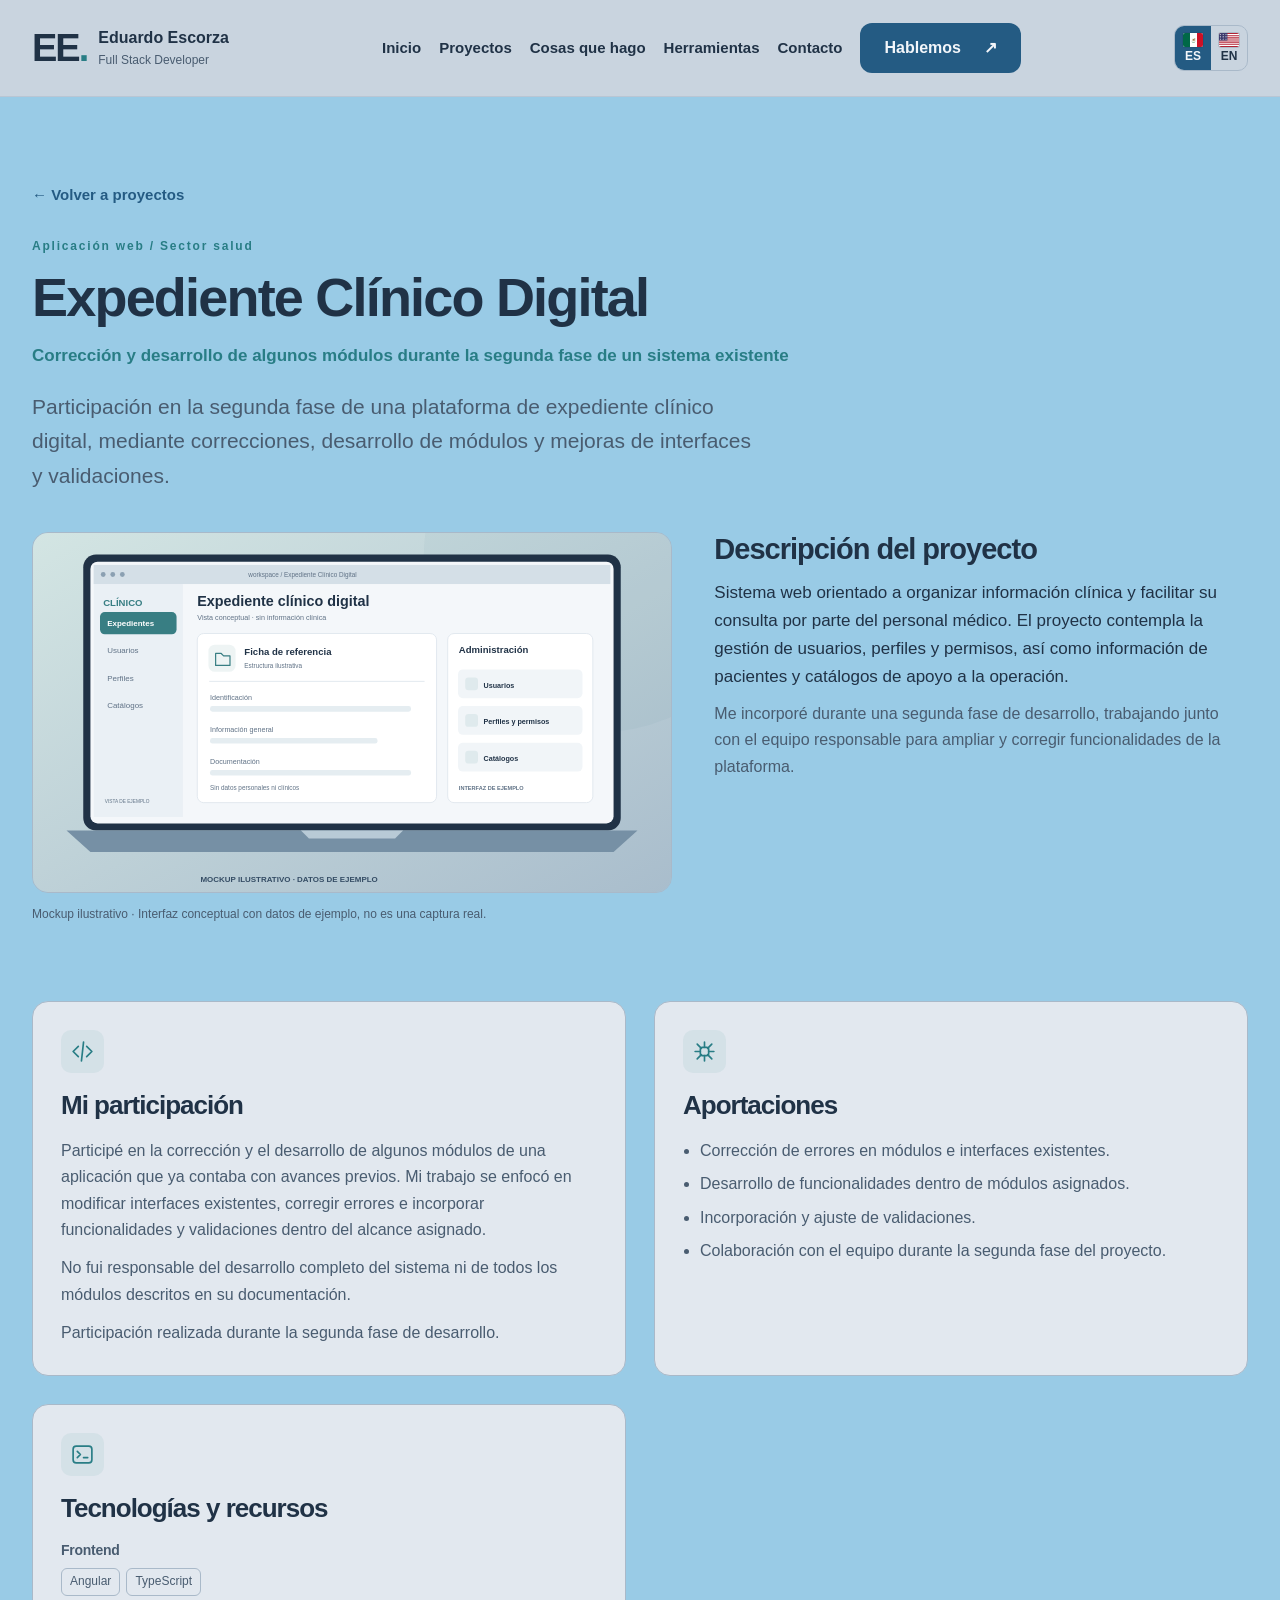
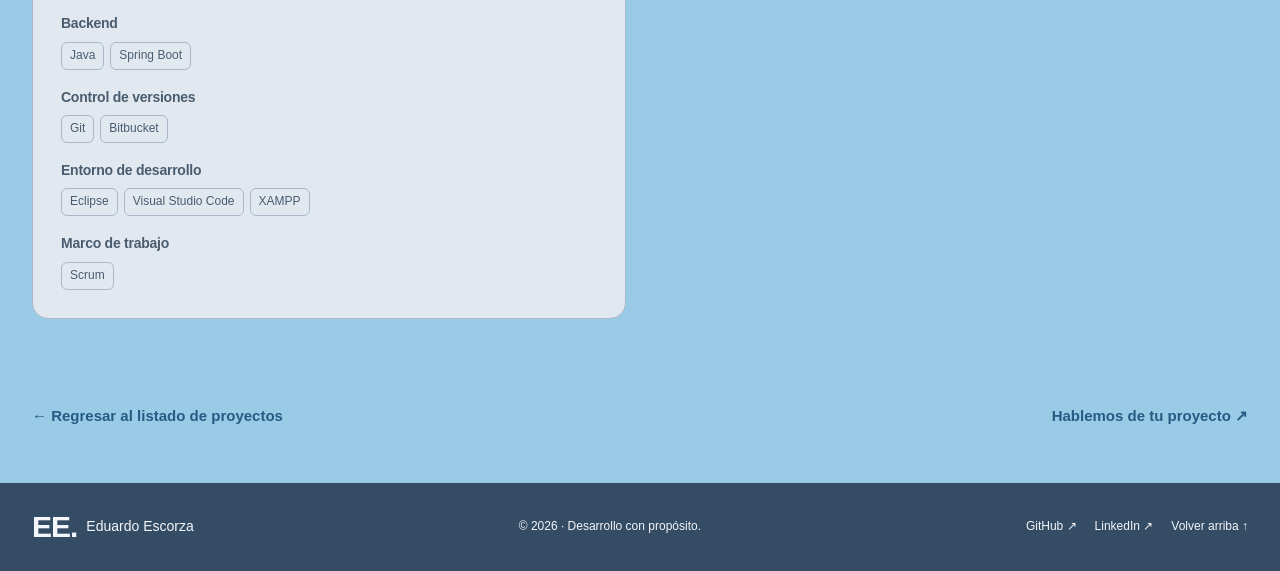
<file: proyectos/expediente-clinico.html>
<!doctype html>
<!-- Genero este archivo con build_site.py. -->
<html lang="es">
<head>
  <meta charset="utf-8" />
  <meta name="viewport" content="width=device-width, initial-scale=1" />
  <meta name="description" content="Participación en la segunda fase de una plataforma de expediente clínico digital, mediante correcciones, desarrollo de módulos y mejoras de interfaces y validaciones." />
  <meta name="theme-color" content="#344C64" />
  <title>Expediente Clínico Digital | Eduardo Escorza</title>
  <link rel="stylesheet" href="../styles.css" />
  <script type="application/json" id="translations">{"Saltar al contenido":"Skip to content","Abrir menú":"Open menu","Cerrar menú":"Close menu","Navegación principal":"Main navigation","Inicio":"Home","Proyectos":"Projects","Cosas que hago":"What I do","Herramientas":"Tools","Contacto":"Contact","Hablemos":"Let's talk","Idioma":"Language","Aplicación web / Sector salud":"Web application / Healthcare","Expediente Clínico Digital":"Digital Clinical Record","Corrección y desarrollo de algunos módulos durante la segunda fase de un sistema existente":"Fixes and development of selected modules during the second phase of an existing system","Participación en la segunda fase de una plataforma de expediente clínico digital, mediante correcciones, desarrollo de módulos y mejoras de interfaces y validaciones.":"Contributed to the second phase of a digital clinical record platform through fixes, module development and improvements to interfaces and validation.","· Desarrollo con propósito.":"· Development with purpose.","Enlaces del pie":"Footer links","Volver arriba ↑":"Back to top ↑","← Volver a proyectos":"← Back to projects","Descripción del proyecto":"Project description","Mi participación":"My contribution","Tecnologías y recursos":"Technologies and resources","← Regresar al listado de proyectos":"← Return to the project list","Hablemos de tu proyecto ↗":"Let's talk about your project ↗","Sistema web orientado a organizar información clínica y facilitar su consulta por parte del personal médico. El proyecto contempla la gestión de usuarios, perfiles y permisos, así como información de pacientes y catálogos de apoyo a la operación.":"Web system designed to organize clinical information and make it easier for medical staff to consult. The project includes user, profile and permission management, along with patient information and supporting reference catalogs.","Me incorporé durante una segunda fase de desarrollo, trabajando junto con el equipo responsable para ampliar y corregir funcionalidades de la plataforma.":"I joined during a second development phase, working with the responsible team to extend and fix platform functionality.","Participé en la corrección y el desarrollo de algunos módulos de una aplicación que ya contaba con avances previos. Mi trabajo se enfocó en modificar interfaces existentes, corregir errores e incorporar funcionalidades y validaciones dentro del alcance asignado.":"I contributed fixes and development to selected modules of an application that was already partially developed. My work focused on modifying existing interfaces, fixing bugs and adding functionality and validation within my assigned scope.","No fui responsable del desarrollo completo del sistema ni de todos los módulos descritos en su documentación.":"I was not responsible for developing the entire system or all the modules described in its documentation.","Participación realizada durante la segunda fase de desarrollo.":"Contribution made during the second development phase.","Aportaciones":"Contributions","Corrección de errores en módulos e interfaces existentes.":"Bug fixes in existing modules and interfaces.","Desarrollo de funcionalidades dentro de módulos asignados.":"Feature development within assigned modules.","Incorporación y ajuste de validaciones.":"Addition and adjustment of validation rules.","Colaboración con el equipo durante la segunda fase del proyecto.":"Collaboration with the team during the second phase of the project.","Control de versiones":"Version control","Entorno de desarrollo":"Development environment","Marco de trabajo":"Framework","Mockup ilustrativo · Interfaz conceptual con datos de ejemplo, no es una captura real.":"Illustrative mockup · Conceptual interface with sample data, not an actual screenshot.","Expediente Clínico Digital | Eduardo Escorza":"Digital Clinical Record | Eduardo Escorza","Mockup ilustrativo de Expediente Clínico Digital; interfaz conceptual con datos de ejemplo":"Illustrative mockup of Digital Clinical Record; conceptual interface with sample data"}</script>
  <script src="../script.js" defer></script>
</head>
<body>
<a class="skip" href="#contenido">Saltar al contenido</a>
<header class="nav"><div class="nav-inner container">
<a class="logo" href="../index.html#inicio"><span class="monogram">EE<span>.</span></span><span>Eduardo Escorza<small>Full Stack Developer</small></span></a>
<button class="burger" type="button" aria-label="Abrir menú" aria-controls="menu" aria-expanded="false"><span aria-hidden="true">☰</span></button>
<nav id="menu" aria-label="Navegación principal"><a href="../index.html#inicio">Inicio</a><a href="../index.html#proyectos">Proyectos</a><a href="../index.html#hago">Cosas que hago</a><a href="../index.html#toolkit">Herramientas</a><a href="../index.html#contacto">Contacto</a><a class="btn nav-cta" href="../index.html#contacto">Hablemos <span aria-hidden="true">↗</span></a></nav><div class="language-switch" role="group" aria-label="Idioma"><button type="button" data-language="es" aria-pressed="true" lang="es" aria-label="Español"><img src="../img/flags/mx.svg" alt="" width="20" height="14" aria-hidden="true" />ES</button><button type="button" data-language="en" aria-pressed="false" lang="en" aria-label="English"><img src="../img/flags/us.svg" alt="" width="20" height="14" aria-hidden="true" />EN</button></div>
</div></header>
<main id="contenido"><section id="inicio" class="sec container detail-hero"><a class="text-link" href="../index.html#proyectos">← Volver a proyectos</a><p class="eyebrow">Aplicación web / Sector salud</p><h1>Expediente Clínico Digital</h1><p class="project-role">Corrección y desarrollo de algunos módulos durante la segunda fase de un sistema existente</p><p class="detail-lead">Participación en la segunda fase de una plataforma de expediente clínico digital, mediante correcciones, desarrollo de módulos y mejoras de interfaces y validaciones.</p></section><section class="container detail-overview"><figure class="project-figure"><img src="../img/proyectos/expediente-clinico.svg" alt="Mockup ilustrativo de Expediente Clínico Digital; interfaz conceptual con datos de ejemplo" width="800" height="450" loading="lazy" /><figcaption>Mockup ilustrativo · Interfaz conceptual con datos de ejemplo, no es una captura real.</figcaption></figure><div class="detail-copy"><article><h2>Descripción del proyecto</h2><p>Sistema web orientado a organizar información clínica y facilitar su consulta por parte del personal médico. El proyecto contempla la gestión de usuarios, perfiles y permisos, así como información de pacientes y catálogos de apoyo a la operación.</p><p>Me incorporé durante una segunda fase de desarrollo, trabajando junto con el equipo responsable para ampliar y corregir funcionalidades de la plataforma.</p></article></div></section><section class="sec container detail-content"><article class="detail-panel"><span class="service-icon"><svg viewBox="0 0 24 24" fill="none" stroke="currentColor" stroke-width="1.6" stroke-linecap="round" stroke-linejoin="round" aria-hidden="true"><path d="m8 7-5 5 5 5m8-10 5 5-5 5m-3-14-2 18"/></svg></span><h2>Mi participación</h2><p>Participé en la corrección y el desarrollo de algunos módulos de una aplicación que ya contaba con avances previos. Mi trabajo se enfocó en modificar interfaces existentes, corregir errores e incorporar funcionalidades y validaciones dentro del alcance asignado.</p><p>No fui responsable del desarrollo completo del sistema ni de todos los módulos descritos en su documentación.</p><p>Participación realizada durante la segunda fase de desarrollo.</p></article><article class="detail-panel"><span class="service-icon"><svg viewBox="0 0 24 24" fill="none" stroke="currentColor" stroke-width="1.6" stroke-linecap="round" stroke-linejoin="round" aria-hidden="true"><rect x="8" y="8" width="8" height="8" rx="2"/><path d="M12 3v5m0 8v5M3 12h5m8 0h5M5 5l4 4m6 6 4 4M19 5l-4 4M9 15l-4 4"/></svg></span><h2>Aportaciones</h2><ul class="feature-list"><li>Corrección de errores en módulos e interfaces existentes.</li><li>Desarrollo de funcionalidades dentro de módulos asignados.</li><li>Incorporación y ajuste de validaciones.</li><li>Colaboración con el equipo durante la segunda fase del proyecto.</li></ul></article><article class="detail-panel"><span class="service-icon"><svg viewBox="0 0 24 24" fill="none" stroke="currentColor" stroke-width="1.6" stroke-linecap="round" stroke-linejoin="round" aria-hidden="true"><rect x="3" y="4" width="18" height="16" rx="3"/><path d="m7 9 3 3-3 3m6 0h4"/></svg></span><h2>Tecnologías y recursos</h2><div class="project-tech-group"><h3>Frontend</h3><ul class="chips"><li>Angular</li><li>TypeScript</li></ul></div><div class="project-tech-group"><h3>Backend</h3><ul class="chips"><li>Java</li><li>Spring Boot</li></ul></div><div class="project-tech-group"><h3>Control de versiones</h3><ul class="chips"><li>Git</li><li>Bitbucket</li></ul></div><div class="project-tech-group"><h3>Entorno de desarrollo</h3><ul class="chips"><li>Eclipse</li><li>Visual Studio Code</li><li>XAMPP</li></ul></div><div class="project-tech-group"><h3>Marco de trabajo</h3><ul class="chips"><li>Scrum</li></ul></div></article></section><div class="container detail-back"><a class="text-link" href="../index.html#proyectos">← Regresar al listado de proyectos</a><a class="text-link" href="../index.html#contacto">Hablemos de tu proyecto ↗</a></div></main>
<footer class="foot"><div class="container footer-inner"><a class="footer-name" href="../index.html#inicio">EE. <span>Eduardo Escorza</span></a><p>© <span id="year">2026</span> · Desarrollo con propósito.</p><nav class="footer-links" aria-label="Enlaces del pie"><a href="https://github.com/EduardoEscorza" target="_blank" rel="noopener">GitHub ↗</a><a href="https://www.linkedin.com/in/eduardo-escorza" target="_blank" rel="noopener">LinkedIn ↗</a><a href="../index.html#inicio">Volver arriba ↑</a></nav></div></footer>
</body>
</html>
</file>
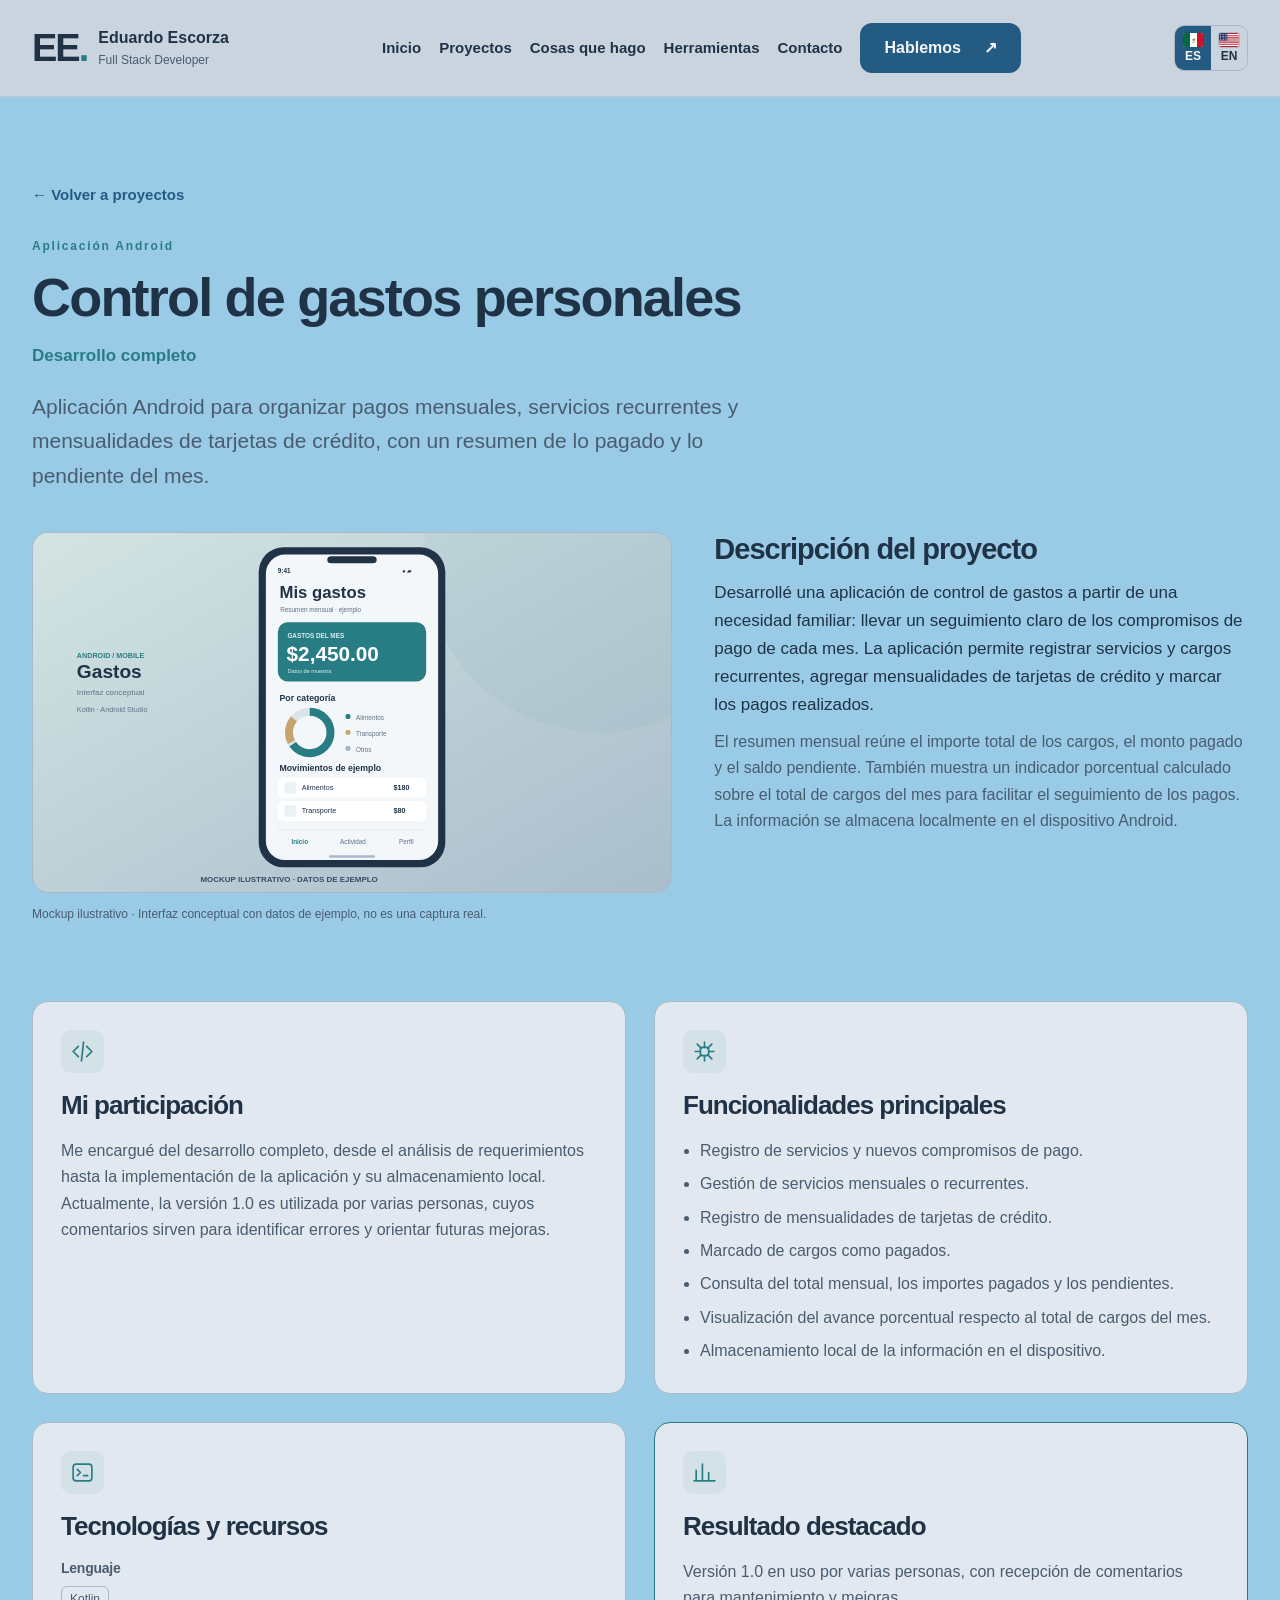
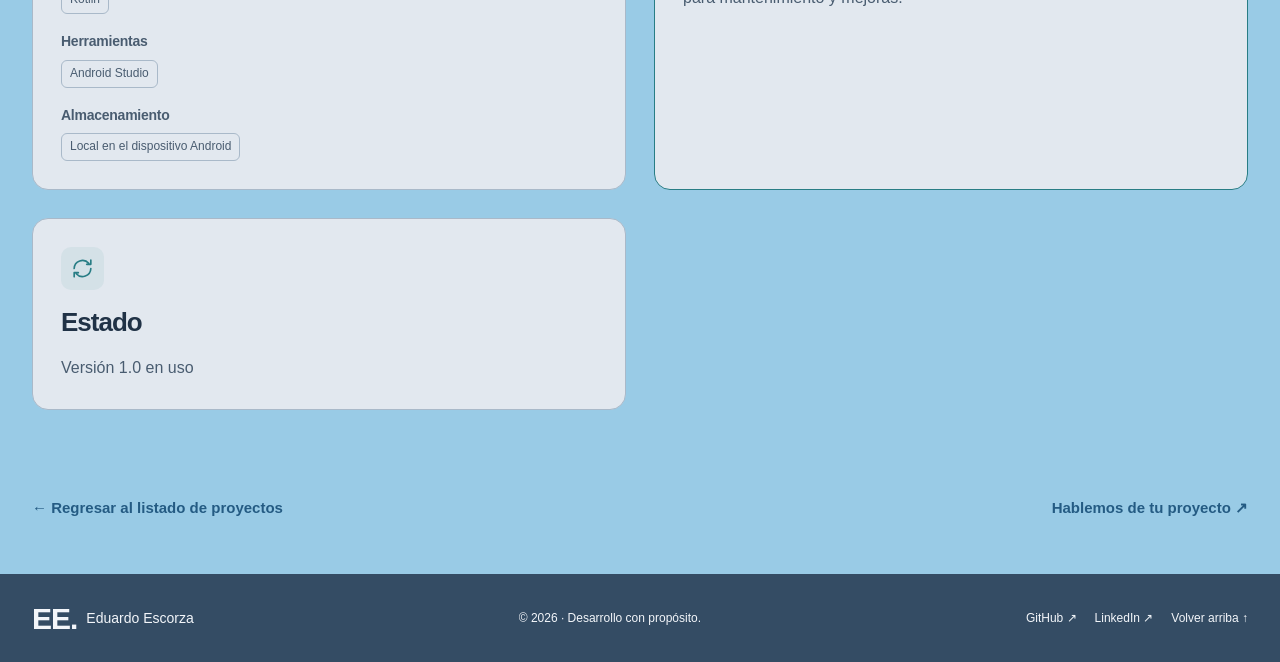
<file: proyectos/gestor-de-gastos.html>
<!doctype html>
<!-- Genero este archivo con build_site.py. -->
<html lang="es">
<head>
  <meta charset="utf-8" />
  <meta name="viewport" content="width=device-width, initial-scale=1" />
  <meta name="description" content="Aplicación Android para organizar pagos mensuales, servicios recurrentes y mensualidades de tarjetas de crédito, con un resumen de lo pagado y lo pendiente del mes." />
  <meta name="theme-color" content="#344C64" />
  <title>Control de gastos personales | Eduardo Escorza</title>
  <link rel="stylesheet" href="../styles.css" />
  <script type="application/json" id="translations">{"Saltar al contenido":"Skip to content","Abrir menú":"Open menu","Cerrar menú":"Close menu","Navegación principal":"Main navigation","Inicio":"Home","Proyectos":"Projects","Cosas que hago":"What I do","Herramientas":"Tools","Contacto":"Contact","Hablemos":"Let's talk","Idioma":"Language","Aplicación Android":"Android application","Control de gastos personales":"Personal Expense Tracker","Desarrollo completo":"Full development","Aplicación Android para organizar pagos mensuales, servicios recurrentes y mensualidades de tarjetas de crédito, con un resumen de lo pagado y lo pendiente del mes.":"Android application for organizing monthly payments, recurring services and credit card installments, with a summary of paid and outstanding amounts for the month.","Local en el dispositivo Android":"Local storage on the Android device","· Desarrollo con propósito.":"· Development with purpose.","Enlaces del pie":"Footer links","Volver arriba ↑":"Back to top ↑","← Volver a proyectos":"← Back to projects","Descripción del proyecto":"Project description","Mi participación":"My contribution","Tecnologías y recursos":"Technologies and resources","← Regresar al listado de proyectos":"← Return to the project list","Hablemos de tu proyecto ↗":"Let's talk about your project ↗","Mockup ilustrativo · Interfaz conceptual con datos de ejemplo, no es una captura real.":"Illustrative mockup · Conceptual interface with sample data, not an actual screenshot.","Desarrollé una aplicación de control de gastos a partir de una necesidad familiar: llevar un seguimiento claro de los compromisos de pago de cada mes. La aplicación permite registrar servicios y cargos recurrentes, agregar mensualidades de tarjetas de crédito y marcar los pagos realizados.":"I developed an expense tracking application to address a family need: clearly tracking each month's payment commitments. The application lets users record services and recurring charges, add credit card installments and mark completed payments.","El resumen mensual reúne el importe total de los cargos, el monto pagado y el saldo pendiente. También muestra un indicador porcentual calculado sobre el total de cargos del mes para facilitar el seguimiento de los pagos. La información se almacena localmente en el dispositivo Android.":"The monthly summary brings together total charges, paid amounts and the outstanding balance. It also shows a percentage indicator calculated against total monthly charges to help track payments. Information is stored locally on the Android device.","Me encargué del desarrollo completo, desde el análisis de requerimientos hasta la implementación de la aplicación y su almacenamiento local. Actualmente, la versión 1.0 es utilizada por varias personas, cuyos comentarios sirven para identificar errores y orientar futuras mejoras.":"I handled the full development process, from requirements analysis to implementation of the application and its local storage. Version 1.0 is currently used by several people, whose feedback helps identify bugs and guide future improvements.","Funcionalidades principales":"Main features","Registro de servicios y nuevos compromisos de pago.":"Recording services and new payment commitments.","Gestión de servicios mensuales o recurrentes.":"Managing monthly or recurring services.","Registro de mensualidades de tarjetas de crédito.":"Recording credit card installments.","Marcado de cargos como pagados.":"Marking charges as paid.","Consulta del total mensual, los importes pagados y los pendientes.":"Viewing monthly totals, paid amounts and outstanding balances.","Visualización del avance porcentual respecto al total de cargos del mes.":"Displaying payment progress as a percentage of total monthly charges.","Almacenamiento local de la información en el dispositivo.":"Local data storage on the device.","Lenguaje":"Language","Almacenamiento":"Storage","Resultado destacado":"Highlighted result","Versión 1.0 en uso por varias personas, con recepción de comentarios para mantenimiento y mejoras.":"Version 1.0 in use by several people, with feedback collected for maintenance and improvements.","Estado":"Status","Versión 1.0 en uso":"Version 1.0 in use","Mockup ilustrativo de Control de gastos personales; interfaz conceptual con datos de ejemplo":"Illustrative mockup of Personal Expense Tracker; conceptual interface with sample data","Control de gastos personales | Eduardo Escorza":"Personal Expense Tracker | Eduardo Escorza"}</script>
  <script src="../script.js" defer></script>
</head>
<body>
<a class="skip" href="#contenido">Saltar al contenido</a>
<header class="nav"><div class="nav-inner container">
<a class="logo" href="../index.html#inicio"><span class="monogram">EE<span>.</span></span><span>Eduardo Escorza<small>Full Stack Developer</small></span></a>
<button class="burger" type="button" aria-label="Abrir menú" aria-controls="menu" aria-expanded="false"><span aria-hidden="true">☰</span></button>
<nav id="menu" aria-label="Navegación principal"><a href="../index.html#inicio">Inicio</a><a href="../index.html#proyectos">Proyectos</a><a href="../index.html#hago">Cosas que hago</a><a href="../index.html#toolkit">Herramientas</a><a href="../index.html#contacto">Contacto</a><a class="btn nav-cta" href="../index.html#contacto">Hablemos <span aria-hidden="true">↗</span></a></nav><div class="language-switch" role="group" aria-label="Idioma"><button type="button" data-language="es" aria-pressed="true" lang="es" aria-label="Español"><img src="../img/flags/mx.svg" alt="" width="20" height="14" aria-hidden="true" />ES</button><button type="button" data-language="en" aria-pressed="false" lang="en" aria-label="English"><img src="../img/flags/us.svg" alt="" width="20" height="14" aria-hidden="true" />EN</button></div>
</div></header>
<main id="contenido"><section id="inicio" class="sec container detail-hero"><a class="text-link" href="../index.html#proyectos">← Volver a proyectos</a><p class="eyebrow">Aplicación Android</p><h1>Control de gastos personales</h1><p class="project-role">Desarrollo completo</p><p class="detail-lead">Aplicación Android para organizar pagos mensuales, servicios recurrentes y mensualidades de tarjetas de crédito, con un resumen de lo pagado y lo pendiente del mes.</p></section><section class="container detail-overview"><figure class="project-figure"><img src="../img/proyectos/gestor-de-gastos.svg" alt="Mockup ilustrativo de Control de gastos personales; interfaz conceptual con datos de ejemplo" width="800" height="450" loading="lazy" /><figcaption>Mockup ilustrativo · Interfaz conceptual con datos de ejemplo, no es una captura real.</figcaption></figure><div class="detail-copy"><article><h2>Descripción del proyecto</h2><p>Desarrollé una aplicación de control de gastos a partir de una necesidad familiar: llevar un seguimiento claro de los compromisos de pago de cada mes. La aplicación permite registrar servicios y cargos recurrentes, agregar mensualidades de tarjetas de crédito y marcar los pagos realizados.</p><p>El resumen mensual reúne el importe total de los cargos, el monto pagado y el saldo pendiente. También muestra un indicador porcentual calculado sobre el total de cargos del mes para facilitar el seguimiento de los pagos. La información se almacena localmente en el dispositivo Android.</p></article></div></section><section class="sec container detail-content"><article class="detail-panel"><span class="service-icon"><svg viewBox="0 0 24 24" fill="none" stroke="currentColor" stroke-width="1.6" stroke-linecap="round" stroke-linejoin="round" aria-hidden="true"><path d="m8 7-5 5 5 5m8-10 5 5-5 5m-3-14-2 18"/></svg></span><h2>Mi participación</h2><p>Me encargué del desarrollo completo, desde el análisis de requerimientos hasta la implementación de la aplicación y su almacenamiento local. Actualmente, la versión 1.0 es utilizada por varias personas, cuyos comentarios sirven para identificar errores y orientar futuras mejoras.</p></article><article class="detail-panel"><span class="service-icon"><svg viewBox="0 0 24 24" fill="none" stroke="currentColor" stroke-width="1.6" stroke-linecap="round" stroke-linejoin="round" aria-hidden="true"><rect x="8" y="8" width="8" height="8" rx="2"/><path d="M12 3v5m0 8v5M3 12h5m8 0h5M5 5l4 4m6 6 4 4M19 5l-4 4M9 15l-4 4"/></svg></span><h2>Funcionalidades principales</h2><ul class="feature-list"><li>Registro de servicios y nuevos compromisos de pago.</li><li>Gestión de servicios mensuales o recurrentes.</li><li>Registro de mensualidades de tarjetas de crédito.</li><li>Marcado de cargos como pagados.</li><li>Consulta del total mensual, los importes pagados y los pendientes.</li><li>Visualización del avance porcentual respecto al total de cargos del mes.</li><li>Almacenamiento local de la información en el dispositivo.</li></ul></article><article class="detail-panel"><span class="service-icon"><svg viewBox="0 0 24 24" fill="none" stroke="currentColor" stroke-width="1.6" stroke-linecap="round" stroke-linejoin="round" aria-hidden="true"><rect x="3" y="4" width="18" height="16" rx="3"/><path d="m7 9 3 3-3 3m6 0h4"/></svg></span><h2>Tecnologías y recursos</h2><div class="project-tech-group"><h3>Lenguaje</h3><ul class="chips"><li>Kotlin</li></ul></div><div class="project-tech-group"><h3>Herramientas</h3><ul class="chips"><li>Android Studio</li></ul></div><div class="project-tech-group"><h3>Almacenamiento</h3><ul class="chips"><li>Local en el dispositivo Android</li></ul></div></article><article class="detail-panel project-result"><span class="service-icon"><svg viewBox="0 0 24 24" fill="none" stroke="currentColor" stroke-width="1.6" stroke-linecap="round" stroke-linejoin="round" aria-hidden="true"><path d="M4 20V10m6 10V4m6 16v-8m6 8H2"/></svg></span><h2>Resultado destacado</h2><p>Versión 1.0 en uso por varias personas, con recepción de comentarios para mantenimiento y mejoras.</p></article><article class="detail-panel"><span class="service-icon"><svg viewBox="0 0 24 24" fill="none" stroke="currentColor" stroke-width="1.6" stroke-linecap="round" stroke-linejoin="round" aria-hidden="true"><path d="M4 12a8 8 0 0 1 14-5m2-3v4h-4m4 4a8 8 0 0 1-14 5m-2 3v-4h4"/></svg></span><h2>Estado</h2><p>Versión 1.0 en uso</p><div class="cta"></div></article></section><div class="container detail-back"><a class="text-link" href="../index.html#proyectos">← Regresar al listado de proyectos</a><a class="text-link" href="../index.html#contacto">Hablemos de tu proyecto ↗</a></div></main>
<footer class="foot"><div class="container footer-inner"><a class="footer-name" href="../index.html#inicio">EE. <span>Eduardo Escorza</span></a><p>© <span id="year">2026</span> · Desarrollo con propósito.</p><nav class="footer-links" aria-label="Enlaces del pie"><a href="https://github.com/EduardoEscorza" target="_blank" rel="noopener">GitHub ↗</a><a href="https://www.linkedin.com/in/eduardo-escorza" target="_blank" rel="noopener">LinkedIn ↗</a><a href="../index.html#inicio">Volver arriba ↑</a></nav></div></footer>
</body>
</html>
</file>
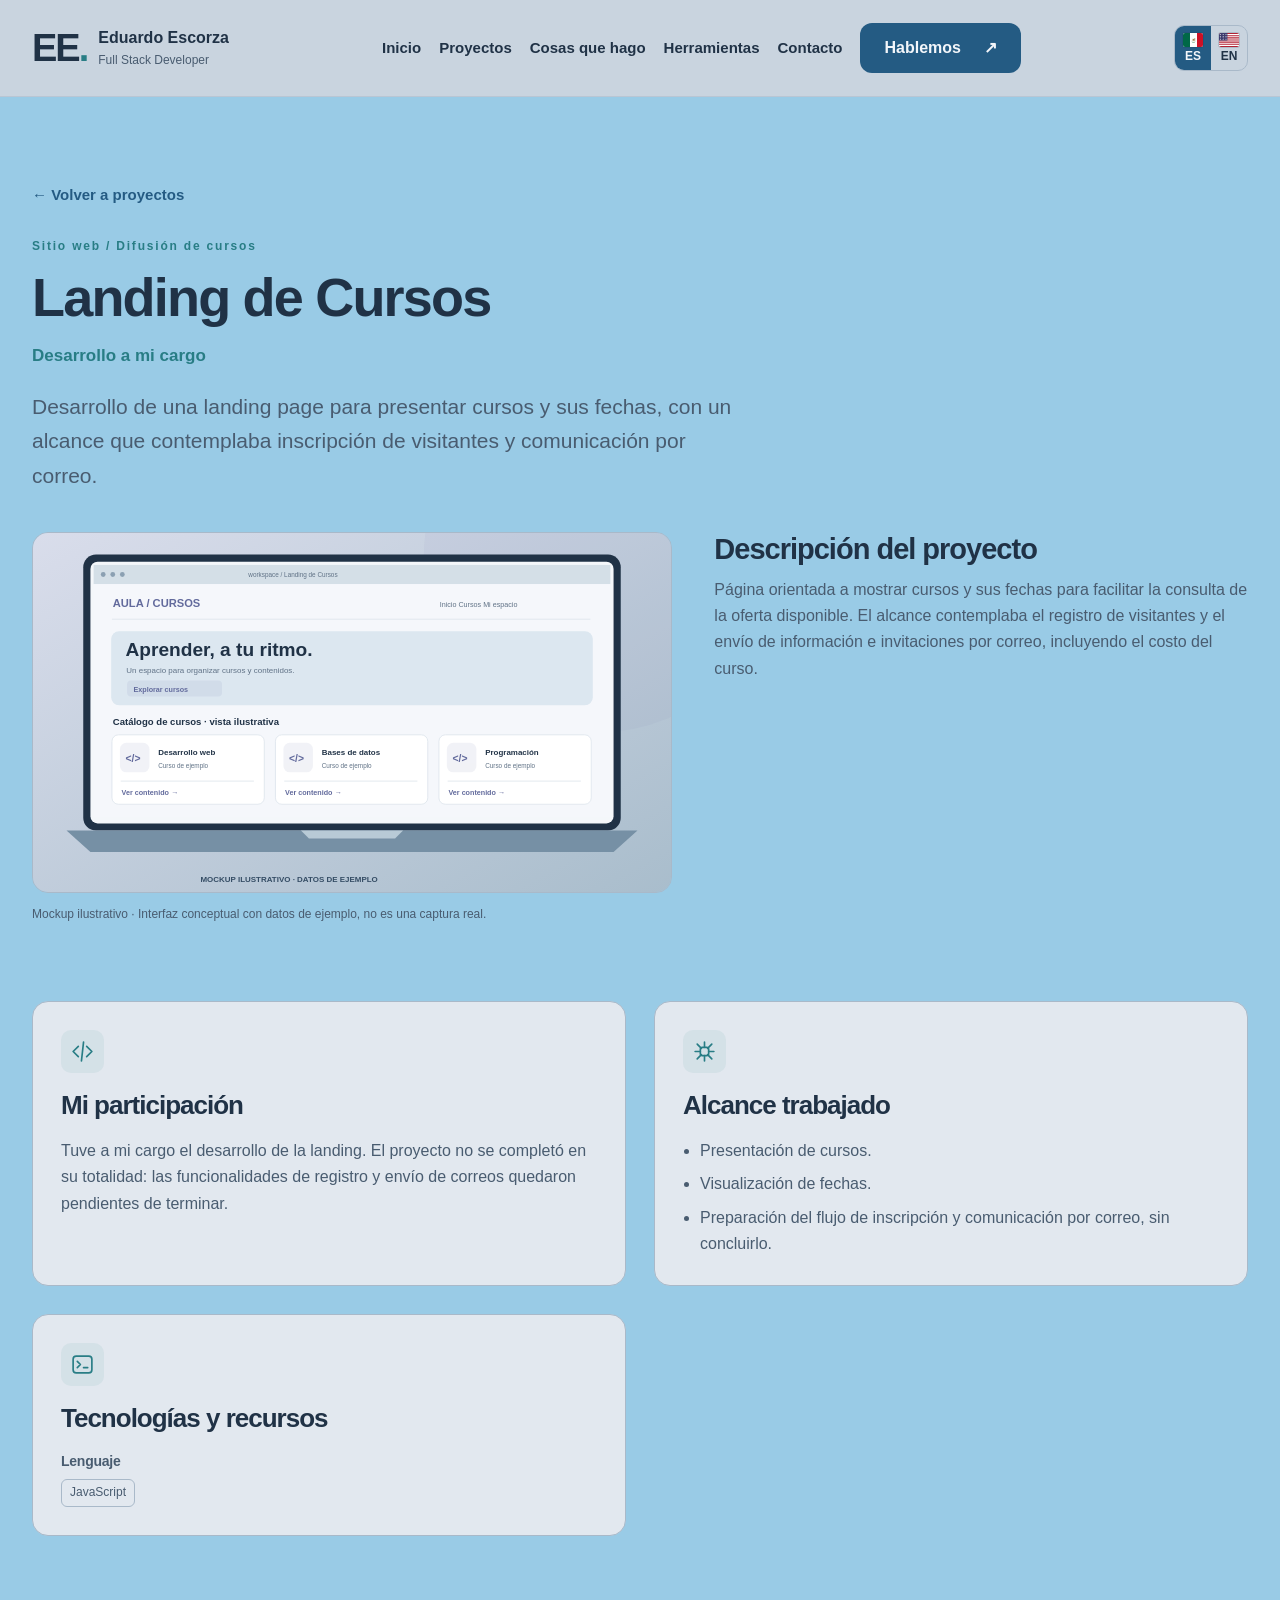
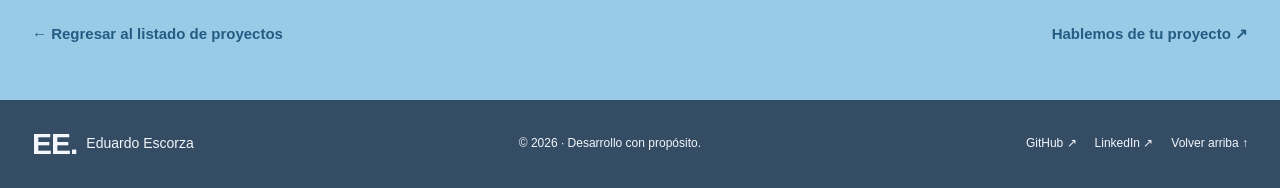
<file: proyectos/landing-page-y-gestion-de-cursos.html>
<!doctype html>
<!-- Genero este archivo con build_site.py. -->
<html lang="es">
<head>
  <meta charset="utf-8" />
  <meta name="viewport" content="width=device-width, initial-scale=1" />
  <meta name="description" content="Desarrollo de una landing page para presentar cursos y sus fechas, con un alcance que contemplaba inscripción de visitantes y comunicación por correo." />
  <meta name="theme-color" content="#344C64" />
  <title>Landing de Cursos | Eduardo Escorza</title>
  <link rel="stylesheet" href="../styles.css" />
  <script type="application/json" id="translations">{"Saltar al contenido":"Skip to content","Abrir menú":"Open menu","Cerrar menú":"Close menu","Navegación principal":"Main navigation","Inicio":"Home","Proyectos":"Projects","Cosas que hago":"What I do","Herramientas":"Tools","Contacto":"Contact","Hablemos":"Let's talk","Idioma":"Language","Sitio web / Difusión de cursos":"Website / Course promotion","Landing de Cursos":"Course Landing Page","Desarrollo a mi cargo":"Development under my responsibility","Desarrollo de una landing page para presentar cursos y sus fechas, con un alcance que contemplaba inscripción de visitantes y comunicación por correo.":"Developed a landing page presenting courses and their dates, with a scope that included visitor registration and email communication.","· Desarrollo con propósito.":"· Development with purpose.","Enlaces del pie":"Footer links","Volver arriba ↑":"Back to top ↑","← Volver a proyectos":"← Back to projects","Descripción del proyecto":"Project description","Mi participación":"My contribution","Tecnologías y recursos":"Technologies and resources","← Regresar al listado de proyectos":"← Return to the project list","Hablemos de tu proyecto ↗":"Let's talk about your project ↗","Mockup ilustrativo · Interfaz conceptual con datos de ejemplo, no es una captura real.":"Illustrative mockup · Conceptual interface with sample data, not an actual screenshot.","Lenguaje":"Language","Página orientada a mostrar cursos y sus fechas para facilitar la consulta de la oferta disponible. El alcance contemplaba el registro de visitantes y el envío de información e invitaciones por correo, incluyendo el costo del curso.":"Page designed to display courses and their dates, making available offerings easier to browse. The scope included visitor registration and emailing information and invitations, including course prices.","Tuve a mi cargo el desarrollo de la landing. El proyecto no se completó en su totalidad: las funcionalidades de registro y envío de correos quedaron pendientes de terminar.":"I was responsible for developing the landing page. The project was not fully completed: registration and email functionality remained unfinished.","Alcance trabajado":"Scope of work","Presentación de cursos.":"Course presentation.","Visualización de fechas.":"Date display.","Preparación del flujo de inscripción y comunicación por correo, sin concluirlo.":"Preparation of the registration and email communication flow, which remained unfinished.","Mockup ilustrativo de Landing de Cursos; interfaz conceptual con datos de ejemplo":"Illustrative mockup of Course Landing Page; conceptual interface with sample data","Landing de Cursos | Eduardo Escorza":"Course Landing Page | Eduardo Escorza"}</script>
  <script src="../script.js" defer></script>
</head>
<body>
<a class="skip" href="#contenido">Saltar al contenido</a>
<header class="nav"><div class="nav-inner container">
<a class="logo" href="../index.html#inicio"><span class="monogram">EE<span>.</span></span><span>Eduardo Escorza<small>Full Stack Developer</small></span></a>
<button class="burger" type="button" aria-label="Abrir menú" aria-controls="menu" aria-expanded="false"><span aria-hidden="true">☰</span></button>
<nav id="menu" aria-label="Navegación principal"><a href="../index.html#inicio">Inicio</a><a href="../index.html#proyectos">Proyectos</a><a href="../index.html#hago">Cosas que hago</a><a href="../index.html#toolkit">Herramientas</a><a href="../index.html#contacto">Contacto</a><a class="btn nav-cta" href="../index.html#contacto">Hablemos <span aria-hidden="true">↗</span></a></nav><div class="language-switch" role="group" aria-label="Idioma"><button type="button" data-language="es" aria-pressed="true" lang="es" aria-label="Español"><img src="../img/flags/mx.svg" alt="" width="20" height="14" aria-hidden="true" />ES</button><button type="button" data-language="en" aria-pressed="false" lang="en" aria-label="English"><img src="../img/flags/us.svg" alt="" width="20" height="14" aria-hidden="true" />EN</button></div>
</div></header>
<main id="contenido"><section id="inicio" class="sec container detail-hero"><a class="text-link" href="../index.html#proyectos">← Volver a proyectos</a><p class="eyebrow">Sitio web / Difusión de cursos</p><h1>Landing de Cursos</h1><p class="project-role">Desarrollo a mi cargo</p><p class="detail-lead">Desarrollo de una landing page para presentar cursos y sus fechas, con un alcance que contemplaba inscripción de visitantes y comunicación por correo.</p></section><section class="container detail-overview"><figure class="project-figure"><img src="../img/proyectos/landing-page-y-gestion-de-cursos.svg" alt="Mockup ilustrativo de Landing de Cursos; interfaz conceptual con datos de ejemplo" width="800" height="450" loading="lazy" /><figcaption>Mockup ilustrativo · Interfaz conceptual con datos de ejemplo, no es una captura real.</figcaption></figure><div class="detail-copy"><article><h2>Descripción del proyecto</h2><p>Página orientada a mostrar cursos y sus fechas para facilitar la consulta de la oferta disponible. El alcance contemplaba el registro de visitantes y el envío de información e invitaciones por correo, incluyendo el costo del curso.</p></article></div></section><section class="sec container detail-content"><article class="detail-panel"><span class="service-icon"><svg viewBox="0 0 24 24" fill="none" stroke="currentColor" stroke-width="1.6" stroke-linecap="round" stroke-linejoin="round" aria-hidden="true"><path d="m8 7-5 5 5 5m8-10 5 5-5 5m-3-14-2 18"/></svg></span><h2>Mi participación</h2><p>Tuve a mi cargo el desarrollo de la landing. El proyecto no se completó en su totalidad: las funcionalidades de registro y envío de correos quedaron pendientes de terminar.</p></article><article class="detail-panel"><span class="service-icon"><svg viewBox="0 0 24 24" fill="none" stroke="currentColor" stroke-width="1.6" stroke-linecap="round" stroke-linejoin="round" aria-hidden="true"><rect x="8" y="8" width="8" height="8" rx="2"/><path d="M12 3v5m0 8v5M3 12h5m8 0h5M5 5l4 4m6 6 4 4M19 5l-4 4M9 15l-4 4"/></svg></span><h2>Alcance trabajado</h2><ul class="feature-list"><li>Presentación de cursos.</li><li>Visualización de fechas.</li><li>Preparación del flujo de inscripción y comunicación por correo, sin concluirlo.</li></ul></article><article class="detail-panel"><span class="service-icon"><svg viewBox="0 0 24 24" fill="none" stroke="currentColor" stroke-width="1.6" stroke-linecap="round" stroke-linejoin="round" aria-hidden="true"><rect x="3" y="4" width="18" height="16" rx="3"/><path d="m7 9 3 3-3 3m6 0h4"/></svg></span><h2>Tecnologías y recursos</h2><div class="project-tech-group"><h3>Lenguaje</h3><ul class="chips"><li>JavaScript</li></ul></div></article></section><div class="container detail-back"><a class="text-link" href="../index.html#proyectos">← Regresar al listado de proyectos</a><a class="text-link" href="../index.html#contacto">Hablemos de tu proyecto ↗</a></div></main>
<footer class="foot"><div class="container footer-inner"><a class="footer-name" href="../index.html#inicio">EE. <span>Eduardo Escorza</span></a><p>© <span id="year">2026</span> · Desarrollo con propósito.</p><nav class="footer-links" aria-label="Enlaces del pie"><a href="https://github.com/EduardoEscorza" target="_blank" rel="noopener">GitHub ↗</a><a href="https://www.linkedin.com/in/eduardo-escorza" target="_blank" rel="noopener">LinkedIn ↗</a><a href="../index.html#inicio">Volver arriba ↑</a></nav></div></footer>
</body>
</html>
</file>
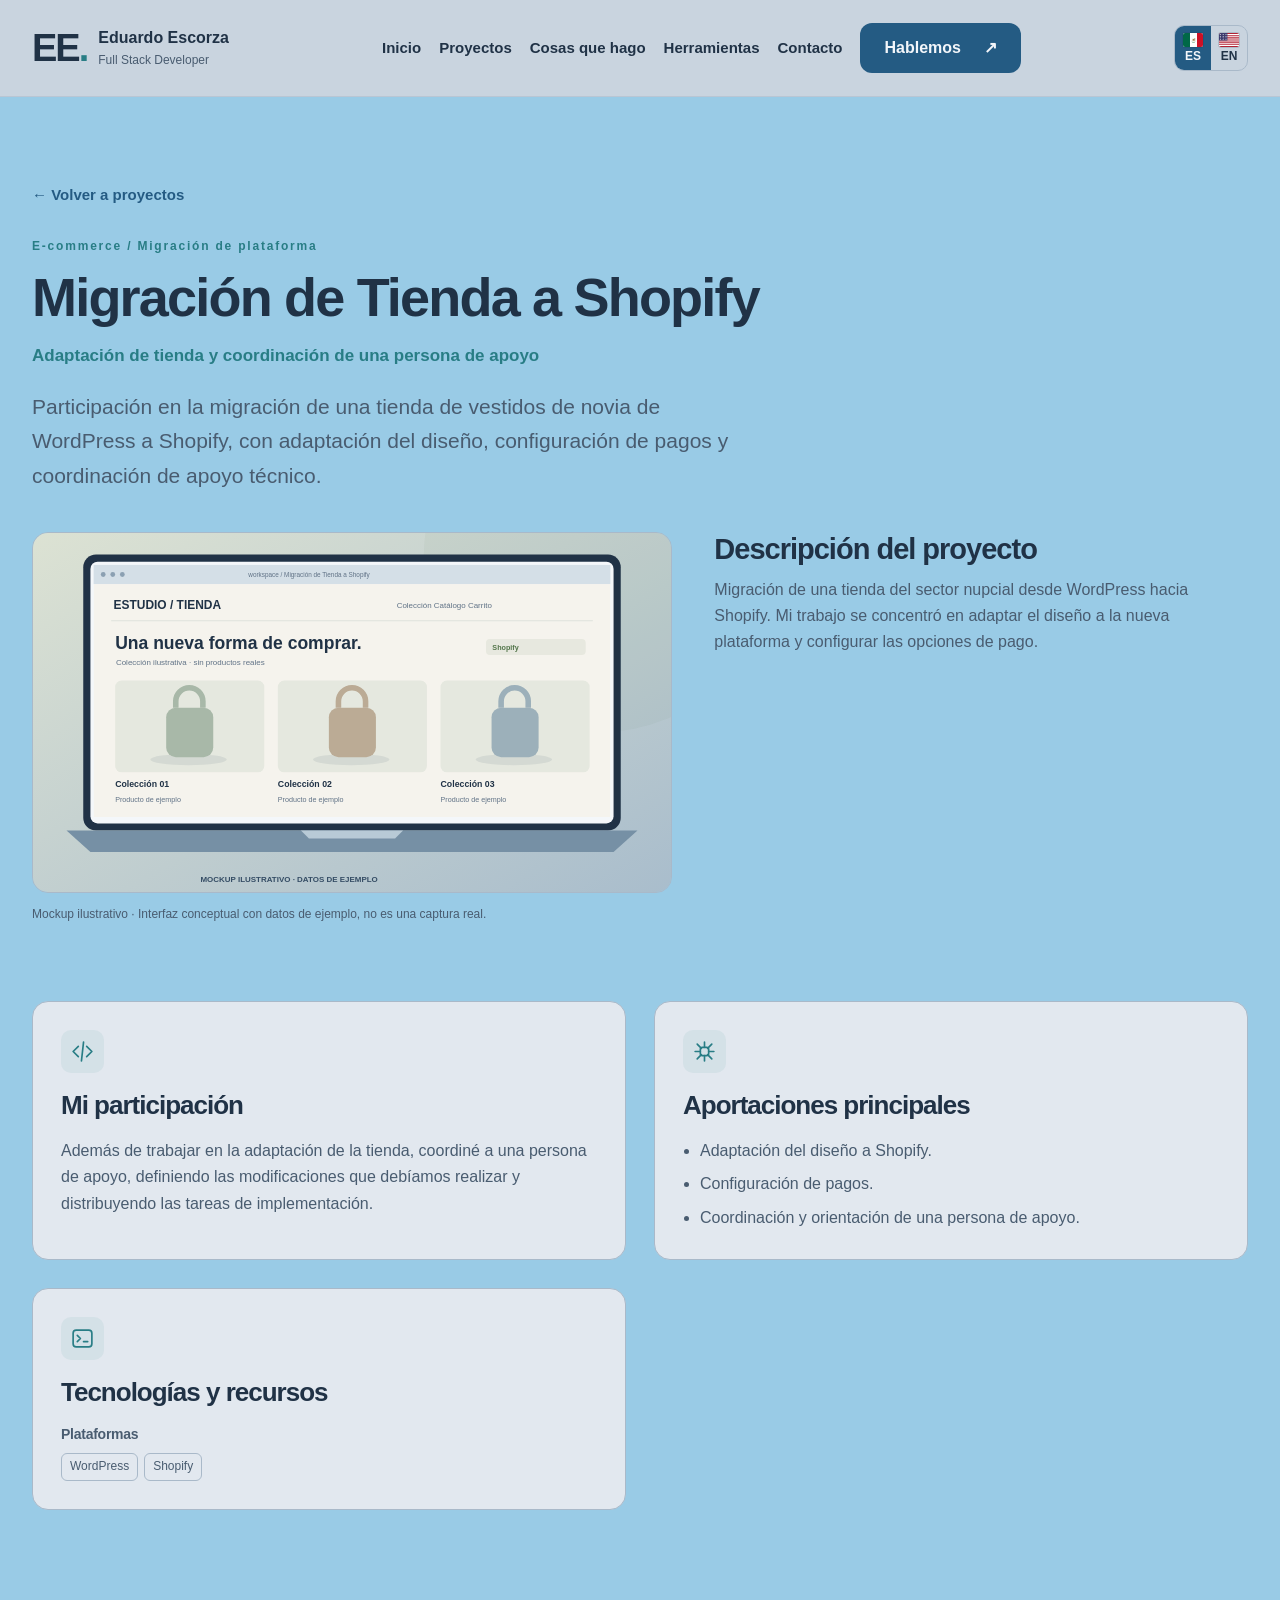
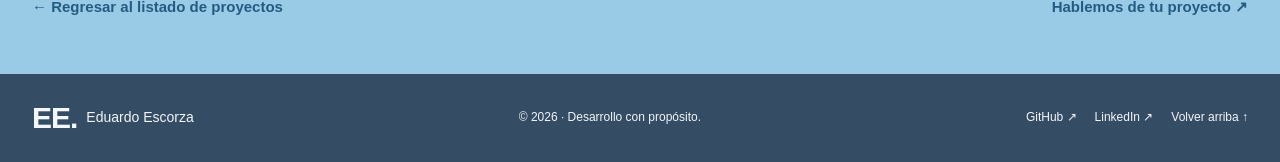
<file: proyectos/migracion-de-tienda-a-shopify.html>
<!doctype html>
<!-- Genero este archivo con build_site.py. -->
<html lang="es">
<head>
  <meta charset="utf-8" />
  <meta name="viewport" content="width=device-width, initial-scale=1" />
  <meta name="description" content="Participación en la migración de una tienda de vestidos de novia de WordPress a Shopify, con adaptación del diseño, configuración de pagos y coordinación de apoyo técnico." />
  <meta name="theme-color" content="#344C64" />
  <title>Migración de Tienda a Shopify | Eduardo Escorza</title>
  <link rel="stylesheet" href="../styles.css" />
  <script type="application/json" id="translations">{"Saltar al contenido":"Skip to content","Abrir menú":"Open menu","Cerrar menú":"Close menu","Navegación principal":"Main navigation","Inicio":"Home","Proyectos":"Projects","Cosas que hago":"What I do","Herramientas":"Tools","Contacto":"Contact","Hablemos":"Let's talk","Idioma":"Language","E-commerce / Migración de plataforma":"E-commerce / Platform migration","Migración de Tienda a Shopify":"Store Migration to Shopify","Adaptación de tienda y coordinación de una persona de apoyo":"Store adaptation and coordination of one supporting contributor","Participación en la migración de una tienda de vestidos de novia de WordPress a Shopify, con adaptación del diseño, configuración de pagos y coordinación de apoyo técnico.":"Contributed to migrating a bridal dress store from WordPress to Shopify, adapting the design, configuring payments and coordinating technical support.","· Desarrollo con propósito.":"· Development with purpose.","Enlaces del pie":"Footer links","Volver arriba ↑":"Back to top ↑","← Volver a proyectos":"← Back to projects","Descripción del proyecto":"Project description","Mi participación":"My contribution","Aportaciones principales":"Main contributions","Tecnologías y recursos":"Technologies and resources","← Regresar al listado de proyectos":"← Return to the project list","Hablemos de tu proyecto ↗":"Let's talk about your project ↗","Mockup ilustrativo · Interfaz conceptual con datos de ejemplo, no es una captura real.":"Illustrative mockup · Conceptual interface with sample data, not an actual screenshot.","Migración de una tienda del sector nupcial desde WordPress hacia Shopify. Mi trabajo se concentró en adaptar el diseño a la nueva plataforma y configurar las opciones de pago.":"Migration of a bridal store from WordPress to Shopify. My work focused on adapting the design to the new platform and configuring payment options.","Además de trabajar en la adaptación de la tienda, coordiné a una persona de apoyo, definiendo las modificaciones que debíamos realizar y distribuyendo las tareas de implementación.":"In addition to adapting the store, I coordinated one supporting contributor, defining the required changes and distributing implementation tasks.","Adaptación del diseño a Shopify.":"Design adaptation for Shopify.","Configuración de pagos.":"Payment configuration.","Coordinación y orientación de una persona de apoyo.":"Coordination and guidance of one supporting contributor.","Plataformas":"Platforms","Mockup ilustrativo de Migración de Tienda a Shopify; interfaz conceptual con datos de ejemplo":"Illustrative mockup of Store Migration to Shopify; conceptual interface with sample data","Migración de Tienda a Shopify | Eduardo Escorza":"Store Migration to Shopify | Eduardo Escorza"}</script>
  <script src="../script.js" defer></script>
</head>
<body>
<a class="skip" href="#contenido">Saltar al contenido</a>
<header class="nav"><div class="nav-inner container">
<a class="logo" href="../index.html#inicio"><span class="monogram">EE<span>.</span></span><span>Eduardo Escorza<small>Full Stack Developer</small></span></a>
<button class="burger" type="button" aria-label="Abrir menú" aria-controls="menu" aria-expanded="false"><span aria-hidden="true">☰</span></button>
<nav id="menu" aria-label="Navegación principal"><a href="../index.html#inicio">Inicio</a><a href="../index.html#proyectos">Proyectos</a><a href="../index.html#hago">Cosas que hago</a><a href="../index.html#toolkit">Herramientas</a><a href="../index.html#contacto">Contacto</a><a class="btn nav-cta" href="../index.html#contacto">Hablemos <span aria-hidden="true">↗</span></a></nav><div class="language-switch" role="group" aria-label="Idioma"><button type="button" data-language="es" aria-pressed="true" lang="es" aria-label="Español"><img src="../img/flags/mx.svg" alt="" width="20" height="14" aria-hidden="true" />ES</button><button type="button" data-language="en" aria-pressed="false" lang="en" aria-label="English"><img src="../img/flags/us.svg" alt="" width="20" height="14" aria-hidden="true" />EN</button></div>
</div></header>
<main id="contenido"><section id="inicio" class="sec container detail-hero"><a class="text-link" href="../index.html#proyectos">← Volver a proyectos</a><p class="eyebrow">E-commerce / Migración de plataforma</p><h1>Migración de Tienda a Shopify</h1><p class="project-role">Adaptación de tienda y coordinación de una persona de apoyo</p><p class="detail-lead">Participación en la migración de una tienda de vestidos de novia de WordPress a Shopify, con adaptación del diseño, configuración de pagos y coordinación de apoyo técnico.</p></section><section class="container detail-overview"><figure class="project-figure"><img src="../img/proyectos/migracion-de-tienda-a-shopify.svg" alt="Mockup ilustrativo de Migración de Tienda a Shopify; interfaz conceptual con datos de ejemplo" width="800" height="450" loading="lazy" /><figcaption>Mockup ilustrativo · Interfaz conceptual con datos de ejemplo, no es una captura real.</figcaption></figure><div class="detail-copy"><article><h2>Descripción del proyecto</h2><p>Migración de una tienda del sector nupcial desde WordPress hacia Shopify. Mi trabajo se concentró en adaptar el diseño a la nueva plataforma y configurar las opciones de pago.</p></article></div></section><section class="sec container detail-content"><article class="detail-panel"><span class="service-icon"><svg viewBox="0 0 24 24" fill="none" stroke="currentColor" stroke-width="1.6" stroke-linecap="round" stroke-linejoin="round" aria-hidden="true"><path d="m8 7-5 5 5 5m8-10 5 5-5 5m-3-14-2 18"/></svg></span><h2>Mi participación</h2><p>Además de trabajar en la adaptación de la tienda, coordiné a una persona de apoyo, definiendo las modificaciones que debíamos realizar y distribuyendo las tareas de implementación.</p></article><article class="detail-panel"><span class="service-icon"><svg viewBox="0 0 24 24" fill="none" stroke="currentColor" stroke-width="1.6" stroke-linecap="round" stroke-linejoin="round" aria-hidden="true"><rect x="8" y="8" width="8" height="8" rx="2"/><path d="M12 3v5m0 8v5M3 12h5m8 0h5M5 5l4 4m6 6 4 4M19 5l-4 4M9 15l-4 4"/></svg></span><h2>Aportaciones principales</h2><ul class="feature-list"><li>Adaptación del diseño a Shopify.</li><li>Configuración de pagos.</li><li>Coordinación y orientación de una persona de apoyo.</li></ul></article><article class="detail-panel"><span class="service-icon"><svg viewBox="0 0 24 24" fill="none" stroke="currentColor" stroke-width="1.6" stroke-linecap="round" stroke-linejoin="round" aria-hidden="true"><rect x="3" y="4" width="18" height="16" rx="3"/><path d="m7 9 3 3-3 3m6 0h4"/></svg></span><h2>Tecnologías y recursos</h2><div class="project-tech-group"><h3>Plataformas</h3><ul class="chips"><li>WordPress</li><li>Shopify</li></ul></div></article></section><div class="container detail-back"><a class="text-link" href="../index.html#proyectos">← Regresar al listado de proyectos</a><a class="text-link" href="../index.html#contacto">Hablemos de tu proyecto ↗</a></div></main>
<footer class="foot"><div class="container footer-inner"><a class="footer-name" href="../index.html#inicio">EE. <span>Eduardo Escorza</span></a><p>© <span id="year">2026</span> · Desarrollo con propósito.</p><nav class="footer-links" aria-label="Enlaces del pie"><a href="https://github.com/EduardoEscorza" target="_blank" rel="noopener">GitHub ↗</a><a href="https://www.linkedin.com/in/eduardo-escorza" target="_blank" rel="noopener">LinkedIn ↗</a><a href="../index.html#inicio">Volver arriba ↑</a></nav></div></footer>
</body>
</html>
</file>
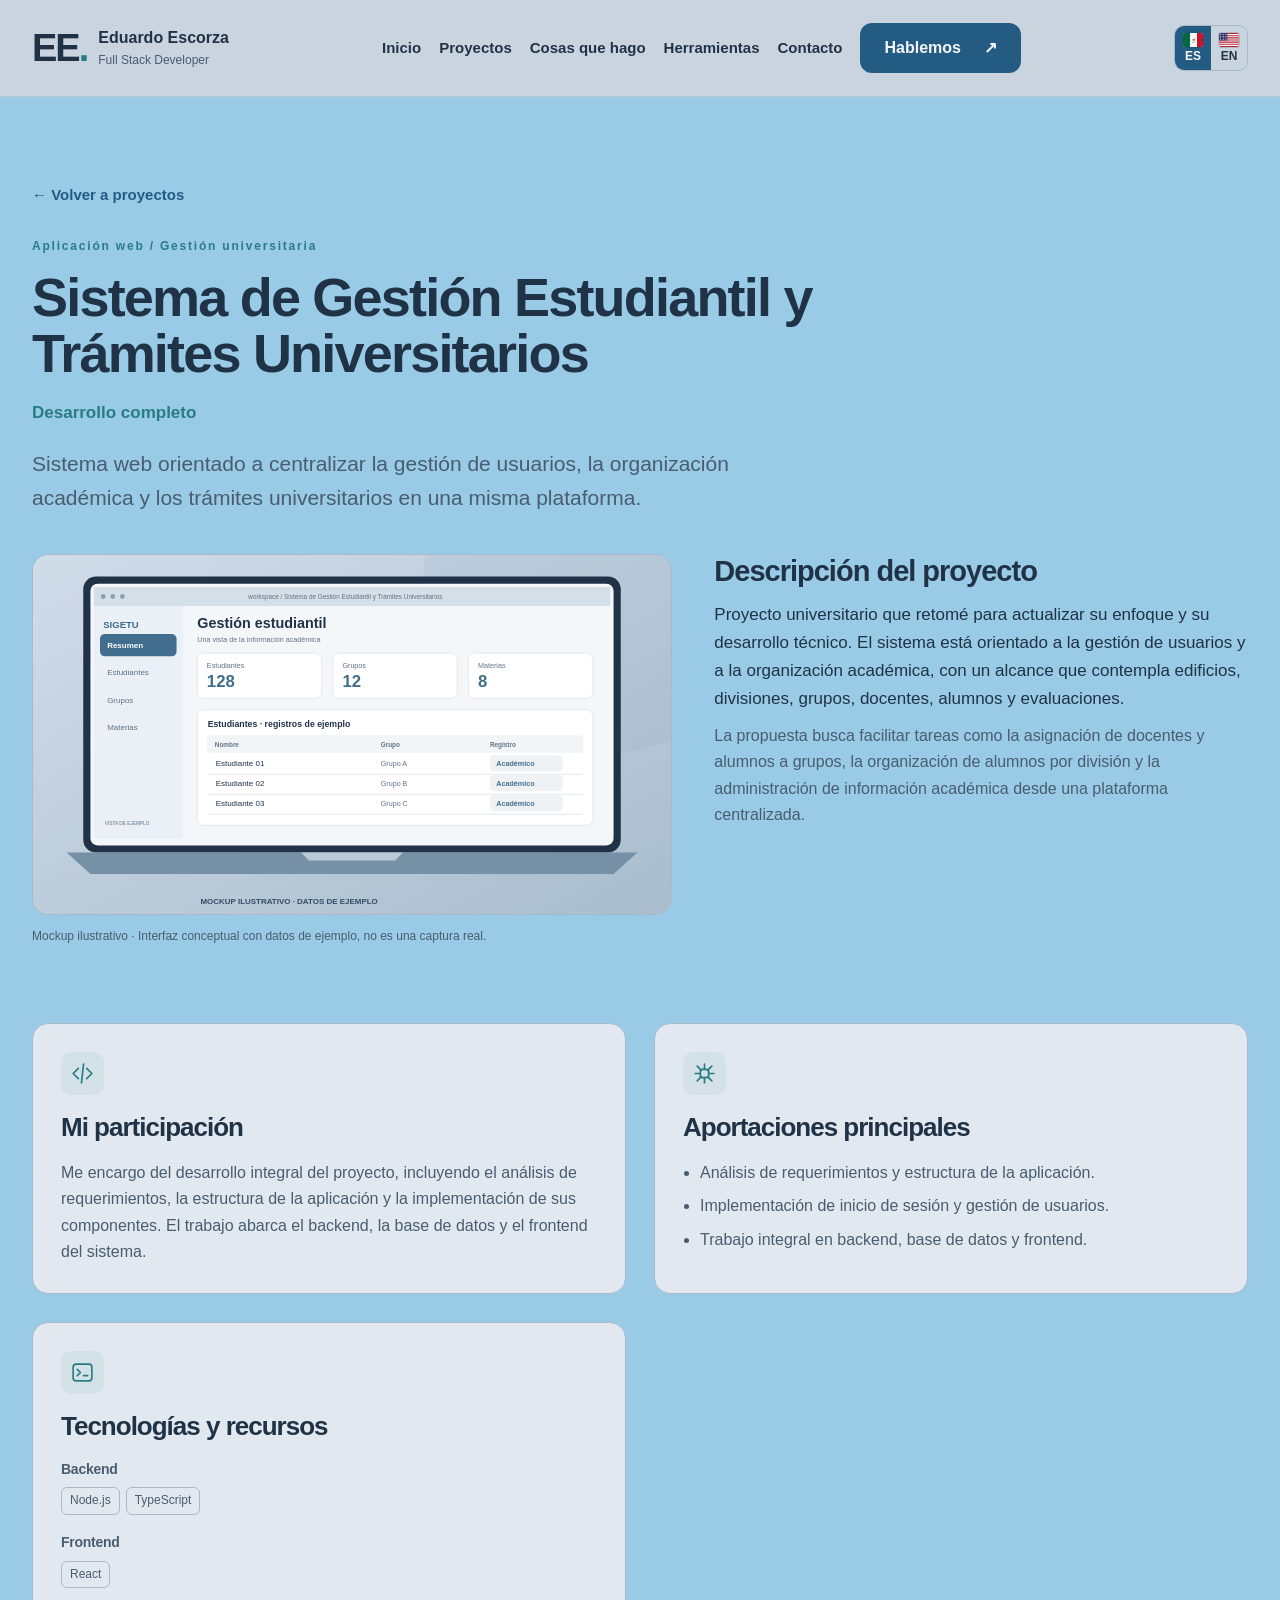
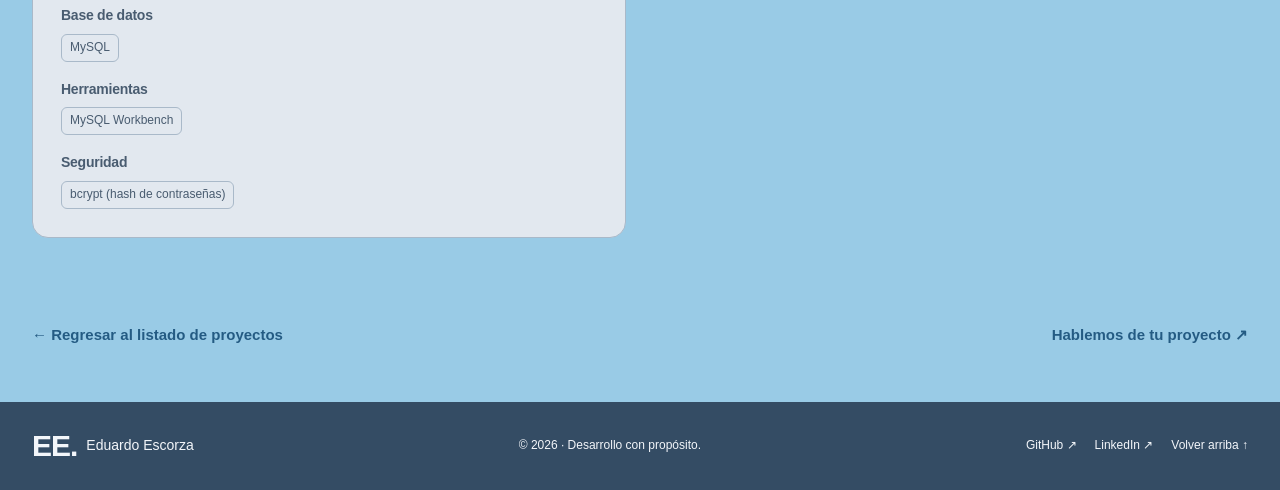
<file: proyectos/sigetu.html>
<!doctype html>
<!-- Genero este archivo con build_site.py. -->
<html lang="es">
<head>
  <meta charset="utf-8" />
  <meta name="viewport" content="width=device-width, initial-scale=1" />
  <meta name="description" content="Sistema web orientado a centralizar la gestión de usuarios, la organización académica y los trámites universitarios en una misma plataforma." />
  <meta name="theme-color" content="#344C64" />
  <title>Sistema de Gestión Estudiantil y Trámites Universitarios | Eduardo Escorza</title>
  <link rel="stylesheet" href="../styles.css" />
  <script type="application/json" id="translations">{"Saltar al contenido":"Skip to content","Abrir menú":"Open menu","Cerrar menú":"Close menu","Navegación principal":"Main navigation","Inicio":"Home","Proyectos":"Projects","Cosas que hago":"What I do","Herramientas":"Tools","Contacto":"Contact","Hablemos":"Let's talk","Idioma":"Language","Desarrollo completo":"Full development","Aplicación web / Gestión universitaria":"Web application / University management","Sistema de Gestión Estudiantil y Trámites Universitarios":"Student Management and University Procedures System","Sistema web orientado a centralizar la gestión de usuarios, la organización académica y los trámites universitarios en una misma plataforma.":"Web system designed to centralize user management, academic organization and university procedures in one platform.","· Desarrollo con propósito.":"· Development with purpose.","Enlaces del pie":"Footer links","Volver arriba ↑":"Back to top ↑","← Volver a proyectos":"← Back to projects","Descripción del proyecto":"Project description","Mi participación":"My contribution","Aportaciones principales":"Main contributions","Tecnologías y recursos":"Technologies and resources","Base de datos":"Database","← Regresar al listado de proyectos":"← Return to the project list","Hablemos de tu proyecto ↗":"Let's talk about your project ↗","Mockup ilustrativo · Interfaz conceptual con datos de ejemplo, no es una captura real.":"Illustrative mockup · Conceptual interface with sample data, not an actual screenshot.","Proyecto universitario que retomé para actualizar su enfoque y su desarrollo técnico. El sistema está orientado a la gestión de usuarios y a la organización académica, con un alcance que contempla edificios, divisiones, grupos, docentes, alumnos y evaluaciones.":"A university project I resumed to update its approach and technical development. The system focuses on user management and academic organization, with a scope covering buildings, divisions, groups, teachers, students and assessments.","La propuesta busca facilitar tareas como la asignación de docentes y alumnos a grupos, la organización de alumnos por división y la administración de información académica desde una plataforma centralizada.":"The proposal aims to facilitate tasks such as assigning teachers and students to groups, organizing students by division and managing academic information from a centralized platform.","Me encargo del desarrollo integral del proyecto, incluyendo el análisis de requerimientos, la estructura de la aplicación y la implementación de sus componentes. El trabajo abarca el backend, la base de datos y el frontend del sistema.":"I handle the project's full development, including requirements analysis, application structure and component implementation. The work covers the backend, database and frontend.","Análisis de requerimientos y estructura de la aplicación.":"Requirements analysis and application structure.","Implementación de inicio de sesión y gestión de usuarios.":"Login and user management implementation.","Trabajo integral en backend, base de datos y frontend.":"End-to-end work on the backend, database and frontend.","Seguridad":"Security","bcrypt (hash de contraseñas)":"bcrypt (password hashing)","Mockup ilustrativo de Sistema de Gestión Estudiantil y Trámites Universitarios; interfaz conceptual con datos de ejemplo":"Illustrative mockup of Student Management and University Procedures System; conceptual interface with sample data","Sistema de Gestión Estudiantil y Trámites Universitarios | Eduardo Escorza":"Student Management and University Procedures System | Eduardo Escorza"}</script>
  <script src="../script.js" defer></script>
</head>
<body>
<a class="skip" href="#contenido">Saltar al contenido</a>
<header class="nav"><div class="nav-inner container">
<a class="logo" href="../index.html#inicio"><span class="monogram">EE<span>.</span></span><span>Eduardo Escorza<small>Full Stack Developer</small></span></a>
<button class="burger" type="button" aria-label="Abrir menú" aria-controls="menu" aria-expanded="false"><span aria-hidden="true">☰</span></button>
<nav id="menu" aria-label="Navegación principal"><a href="../index.html#inicio">Inicio</a><a href="../index.html#proyectos">Proyectos</a><a href="../index.html#hago">Cosas que hago</a><a href="../index.html#toolkit">Herramientas</a><a href="../index.html#contacto">Contacto</a><a class="btn nav-cta" href="../index.html#contacto">Hablemos <span aria-hidden="true">↗</span></a></nav><div class="language-switch" role="group" aria-label="Idioma"><button type="button" data-language="es" aria-pressed="true" lang="es" aria-label="Español"><img src="../img/flags/mx.svg" alt="" width="20" height="14" aria-hidden="true" />ES</button><button type="button" data-language="en" aria-pressed="false" lang="en" aria-label="English"><img src="../img/flags/us.svg" alt="" width="20" height="14" aria-hidden="true" />EN</button></div>
</div></header>
<main id="contenido"><section id="inicio" class="sec container detail-hero"><a class="text-link" href="../index.html#proyectos">← Volver a proyectos</a><p class="eyebrow">Aplicación web / Gestión universitaria</p><h1>Sistema de Gestión Estudiantil y Trámites Universitarios</h1><p class="project-role">Desarrollo completo</p><p class="detail-lead">Sistema web orientado a centralizar la gestión de usuarios, la organización académica y los trámites universitarios en una misma plataforma.</p></section><section class="container detail-overview"><figure class="project-figure"><img src="../img/proyectos/sigetu.svg" alt="Mockup ilustrativo de Sistema de Gestión Estudiantil y Trámites Universitarios; interfaz conceptual con datos de ejemplo" width="800" height="450" loading="lazy" /><figcaption>Mockup ilustrativo · Interfaz conceptual con datos de ejemplo, no es una captura real.</figcaption></figure><div class="detail-copy"><article><h2>Descripción del proyecto</h2><p>Proyecto universitario que retomé para actualizar su enfoque y su desarrollo técnico. El sistema está orientado a la gestión de usuarios y a la organización académica, con un alcance que contempla edificios, divisiones, grupos, docentes, alumnos y evaluaciones.</p><p>La propuesta busca facilitar tareas como la asignación de docentes y alumnos a grupos, la organización de alumnos por división y la administración de información académica desde una plataforma centralizada.</p></article></div></section><section class="sec container detail-content"><article class="detail-panel"><span class="service-icon"><svg viewBox="0 0 24 24" fill="none" stroke="currentColor" stroke-width="1.6" stroke-linecap="round" stroke-linejoin="round" aria-hidden="true"><path d="m8 7-5 5 5 5m8-10 5 5-5 5m-3-14-2 18"/></svg></span><h2>Mi participación</h2><p>Me encargo del desarrollo integral del proyecto, incluyendo el análisis de requerimientos, la estructura de la aplicación y la implementación de sus componentes. El trabajo abarca el backend, la base de datos y el frontend del sistema.</p></article><article class="detail-panel"><span class="service-icon"><svg viewBox="0 0 24 24" fill="none" stroke="currentColor" stroke-width="1.6" stroke-linecap="round" stroke-linejoin="round" aria-hidden="true"><rect x="8" y="8" width="8" height="8" rx="2"/><path d="M12 3v5m0 8v5M3 12h5m8 0h5M5 5l4 4m6 6 4 4M19 5l-4 4M9 15l-4 4"/></svg></span><h2>Aportaciones principales</h2><ul class="feature-list"><li>Análisis de requerimientos y estructura de la aplicación.</li><li>Implementación de inicio de sesión y gestión de usuarios.</li><li>Trabajo integral en backend, base de datos y frontend.</li></ul></article><article class="detail-panel"><span class="service-icon"><svg viewBox="0 0 24 24" fill="none" stroke="currentColor" stroke-width="1.6" stroke-linecap="round" stroke-linejoin="round" aria-hidden="true"><rect x="3" y="4" width="18" height="16" rx="3"/><path d="m7 9 3 3-3 3m6 0h4"/></svg></span><h2>Tecnologías y recursos</h2><div class="project-tech-group"><h3>Backend</h3><ul class="chips"><li>Node.js</li><li>TypeScript</li></ul></div><div class="project-tech-group"><h3>Frontend</h3><ul class="chips"><li>React</li></ul></div><div class="project-tech-group"><h3>Base de datos</h3><ul class="chips"><li>MySQL</li></ul></div><div class="project-tech-group"><h3>Herramientas</h3><ul class="chips"><li>MySQL Workbench</li></ul></div><div class="project-tech-group"><h3>Seguridad</h3><ul class="chips"><li>bcrypt (hash de contraseñas)</li></ul></div></article></section><div class="container detail-back"><a class="text-link" href="../index.html#proyectos">← Regresar al listado de proyectos</a><a class="text-link" href="../index.html#contacto">Hablemos de tu proyecto ↗</a></div></main>
<footer class="foot"><div class="container footer-inner"><a class="footer-name" href="../index.html#inicio">EE. <span>Eduardo Escorza</span></a><p>© <span id="year">2026</span> · Desarrollo con propósito.</p><nav class="footer-links" aria-label="Enlaces del pie"><a href="https://github.com/EduardoEscorza" target="_blank" rel="noopener">GitHub ↗</a><a href="https://www.linkedin.com/in/eduardo-escorza" target="_blank" rel="noopener">LinkedIn ↗</a><a href="../index.html#inicio">Volver arriba ↑</a></nav></div></footer>
</body>
</html>
</file>
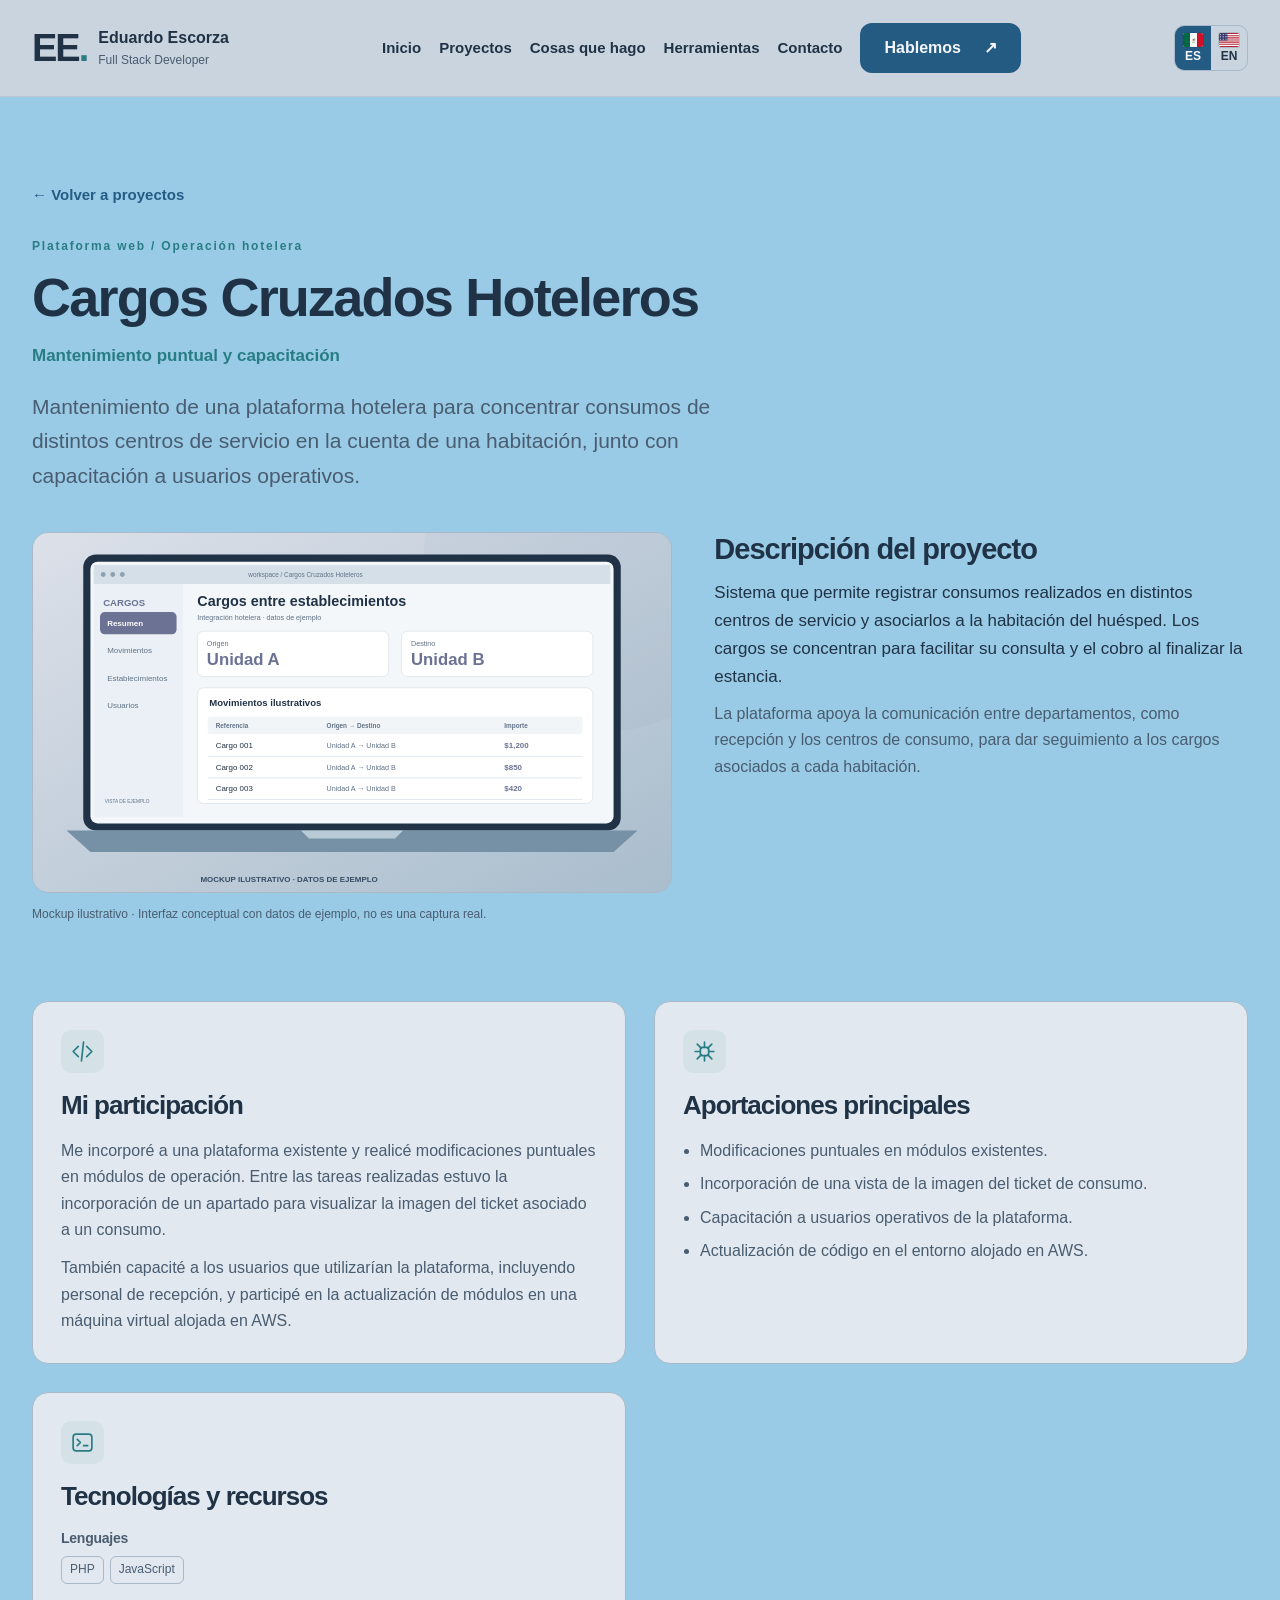
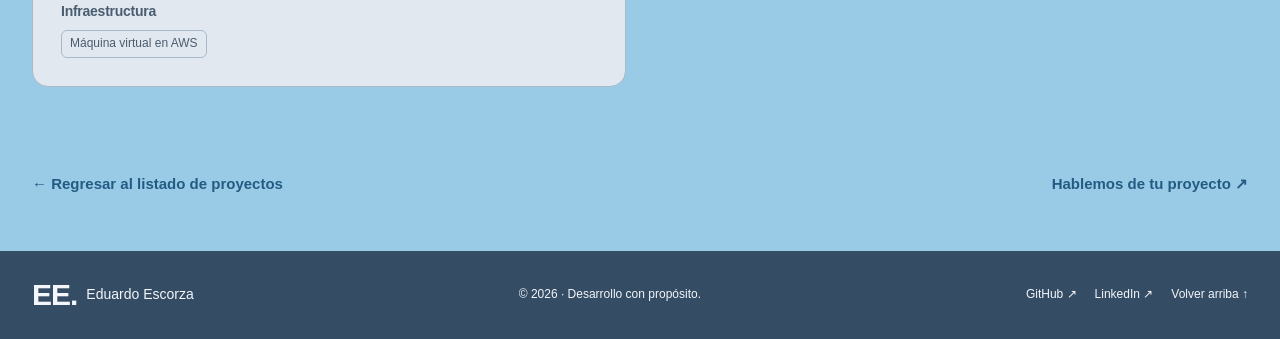
<file: proyectos/sistema-de-cargos-cruzados.html>
<!doctype html>
<!-- Genero este archivo con build_site.py. -->
<html lang="es">
<head>
  <meta charset="utf-8" />
  <meta name="viewport" content="width=device-width, initial-scale=1" />
  <meta name="description" content="Mantenimiento de una plataforma hotelera para concentrar consumos de distintos centros de servicio en la cuenta de una habitación, junto con capacitación a usuarios operativos." />
  <meta name="theme-color" content="#344C64" />
  <title>Cargos Cruzados Hoteleros | Eduardo Escorza</title>
  <link rel="stylesheet" href="../styles.css" />
  <script type="application/json" id="translations">{"Saltar al contenido":"Skip to content","Abrir menú":"Open menu","Cerrar menú":"Close menu","Navegación principal":"Main navigation","Inicio":"Home","Proyectos":"Projects","Cosas que hago":"What I do","Herramientas":"Tools","Contacto":"Contact","Hablemos":"Let's talk","Idioma":"Language","Plataforma web / Operación hotelera":"Web platform / Hotel operations","Cargos Cruzados Hoteleros":"Hotel Cross Charges","Mantenimiento puntual y capacitación":"Targeted maintenance and training","Mantenimiento de una plataforma hotelera para concentrar consumos de distintos centros de servicio en la cuenta de una habitación, junto con capacitación a usuarios operativos.":"Maintained a hotel platform that consolidates charges from different service areas into a room account, and trained operational users.","Máquina virtual en AWS":"AWS virtual machine","Lenguajes":"Languages","· Desarrollo con propósito.":"· Development with purpose.","Enlaces del pie":"Footer links","Volver arriba ↑":"Back to top ↑","← Volver a proyectos":"← Back to projects","Descripción del proyecto":"Project description","Mi participación":"My contribution","Aportaciones principales":"Main contributions","Tecnologías y recursos":"Technologies and resources","← Regresar al listado de proyectos":"← Return to the project list","Hablemos de tu proyecto ↗":"Let's talk about your project ↗","Mockup ilustrativo · Interfaz conceptual con datos de ejemplo, no es una captura real.":"Illustrative mockup · Conceptual interface with sample data, not an actual screenshot.","Sistema que permite registrar consumos realizados en distintos centros de servicio y asociarlos a la habitación del huésped. Los cargos se concentran para facilitar su consulta y el cobro al finalizar la estancia.":"System for recording purchases at different service areas and associating them with a guest's room. Charges are consolidated for easier review and billing at the end of the stay.","La plataforma apoya la comunicación entre departamentos, como recepción y los centros de consumo, para dar seguimiento a los cargos asociados a cada habitación.":"The platform supports communication between departments, such as reception and service areas, to track charges associated with each room.","Me incorporé a una plataforma existente y realicé modificaciones puntuales en módulos de operación. Entre las tareas realizadas estuvo la incorporación de un apartado para visualizar la imagen del ticket asociado a un consumo.":"I joined an existing platform and made targeted changes to operational modules. My tasks included adding a section to view the receipt image associated with a purchase.","También capacité a los usuarios que utilizarían la plataforma, incluyendo personal de recepción, y participé en la actualización de módulos en una máquina virtual alojada en AWS.":"I also trained platform users, including reception staff, and contributed to updating modules on a virtual machine hosted on AWS.","Modificaciones puntuales en módulos existentes.":"Targeted changes to existing modules.","Incorporación de una vista de la imagen del ticket de consumo.":"Addition of a purchase receipt image view.","Capacitación a usuarios operativos de la plataforma.":"Training for operational platform users.","Actualización de código en el entorno alojado en AWS.":"Code updates in the AWS-hosted environment.","Infraestructura":"Infrastructure","Mockup ilustrativo de Cargos Cruzados Hoteleros; interfaz conceptual con datos de ejemplo":"Illustrative mockup of Hotel Cross Charges; conceptual interface with sample data","Cargos Cruzados Hoteleros | Eduardo Escorza":"Hotel Cross Charges | Eduardo Escorza"}</script>
  <script src="../script.js" defer></script>
</head>
<body>
<a class="skip" href="#contenido">Saltar al contenido</a>
<header class="nav"><div class="nav-inner container">
<a class="logo" href="../index.html#inicio"><span class="monogram">EE<span>.</span></span><span>Eduardo Escorza<small>Full Stack Developer</small></span></a>
<button class="burger" type="button" aria-label="Abrir menú" aria-controls="menu" aria-expanded="false"><span aria-hidden="true">☰</span></button>
<nav id="menu" aria-label="Navegación principal"><a href="../index.html#inicio">Inicio</a><a href="../index.html#proyectos">Proyectos</a><a href="../index.html#hago">Cosas que hago</a><a href="../index.html#toolkit">Herramientas</a><a href="../index.html#contacto">Contacto</a><a class="btn nav-cta" href="../index.html#contacto">Hablemos <span aria-hidden="true">↗</span></a></nav><div class="language-switch" role="group" aria-label="Idioma"><button type="button" data-language="es" aria-pressed="true" lang="es" aria-label="Español"><img src="../img/flags/mx.svg" alt="" width="20" height="14" aria-hidden="true" />ES</button><button type="button" data-language="en" aria-pressed="false" lang="en" aria-label="English"><img src="../img/flags/us.svg" alt="" width="20" height="14" aria-hidden="true" />EN</button></div>
</div></header>
<main id="contenido"><section id="inicio" class="sec container detail-hero"><a class="text-link" href="../index.html#proyectos">← Volver a proyectos</a><p class="eyebrow">Plataforma web / Operación hotelera</p><h1>Cargos Cruzados Hoteleros</h1><p class="project-role">Mantenimiento puntual y capacitación</p><p class="detail-lead">Mantenimiento de una plataforma hotelera para concentrar consumos de distintos centros de servicio en la cuenta de una habitación, junto con capacitación a usuarios operativos.</p></section><section class="container detail-overview"><figure class="project-figure"><img src="../img/proyectos/sistema-de-cargos-cruzados.svg" alt="Mockup ilustrativo de Cargos Cruzados Hoteleros; interfaz conceptual con datos de ejemplo" width="800" height="450" loading="lazy" /><figcaption>Mockup ilustrativo · Interfaz conceptual con datos de ejemplo, no es una captura real.</figcaption></figure><div class="detail-copy"><article><h2>Descripción del proyecto</h2><p>Sistema que permite registrar consumos realizados en distintos centros de servicio y asociarlos a la habitación del huésped. Los cargos se concentran para facilitar su consulta y el cobro al finalizar la estancia.</p><p>La plataforma apoya la comunicación entre departamentos, como recepción y los centros de consumo, para dar seguimiento a los cargos asociados a cada habitación.</p></article></div></section><section class="sec container detail-content"><article class="detail-panel"><span class="service-icon"><svg viewBox="0 0 24 24" fill="none" stroke="currentColor" stroke-width="1.6" stroke-linecap="round" stroke-linejoin="round" aria-hidden="true"><path d="m8 7-5 5 5 5m8-10 5 5-5 5m-3-14-2 18"/></svg></span><h2>Mi participación</h2><p>Me incorporé a una plataforma existente y realicé modificaciones puntuales en módulos de operación. Entre las tareas realizadas estuvo la incorporación de un apartado para visualizar la imagen del ticket asociado a un consumo.</p><p>También capacité a los usuarios que utilizarían la plataforma, incluyendo personal de recepción, y participé en la actualización de módulos en una máquina virtual alojada en AWS.</p></article><article class="detail-panel"><span class="service-icon"><svg viewBox="0 0 24 24" fill="none" stroke="currentColor" stroke-width="1.6" stroke-linecap="round" stroke-linejoin="round" aria-hidden="true"><rect x="8" y="8" width="8" height="8" rx="2"/><path d="M12 3v5m0 8v5M3 12h5m8 0h5M5 5l4 4m6 6 4 4M19 5l-4 4M9 15l-4 4"/></svg></span><h2>Aportaciones principales</h2><ul class="feature-list"><li>Modificaciones puntuales en módulos existentes.</li><li>Incorporación de una vista de la imagen del ticket de consumo.</li><li>Capacitación a usuarios operativos de la plataforma.</li><li>Actualización de código en el entorno alojado en AWS.</li></ul></article><article class="detail-panel"><span class="service-icon"><svg viewBox="0 0 24 24" fill="none" stroke="currentColor" stroke-width="1.6" stroke-linecap="round" stroke-linejoin="round" aria-hidden="true"><rect x="3" y="4" width="18" height="16" rx="3"/><path d="m7 9 3 3-3 3m6 0h4"/></svg></span><h2>Tecnologías y recursos</h2><div class="project-tech-group"><h3>Lenguajes</h3><ul class="chips"><li>PHP</li><li>JavaScript</li></ul></div><div class="project-tech-group"><h3>Infraestructura</h3><ul class="chips"><li>Máquina virtual en AWS</li></ul></div></article></section><div class="container detail-back"><a class="text-link" href="../index.html#proyectos">← Regresar al listado de proyectos</a><a class="text-link" href="../index.html#contacto">Hablemos de tu proyecto ↗</a></div></main>
<footer class="foot"><div class="container footer-inner"><a class="footer-name" href="../index.html#inicio">EE. <span>Eduardo Escorza</span></a><p>© <span id="year">2026</span> · Desarrollo con propósito.</p><nav class="footer-links" aria-label="Enlaces del pie"><a href="https://github.com/EduardoEscorza" target="_blank" rel="noopener">GitHub ↗</a><a href="https://www.linkedin.com/in/eduardo-escorza" target="_blank" rel="noopener">LinkedIn ↗</a><a href="../index.html#inicio">Volver arriba ↑</a></nav></div></footer>
</body>
</html>
</file>
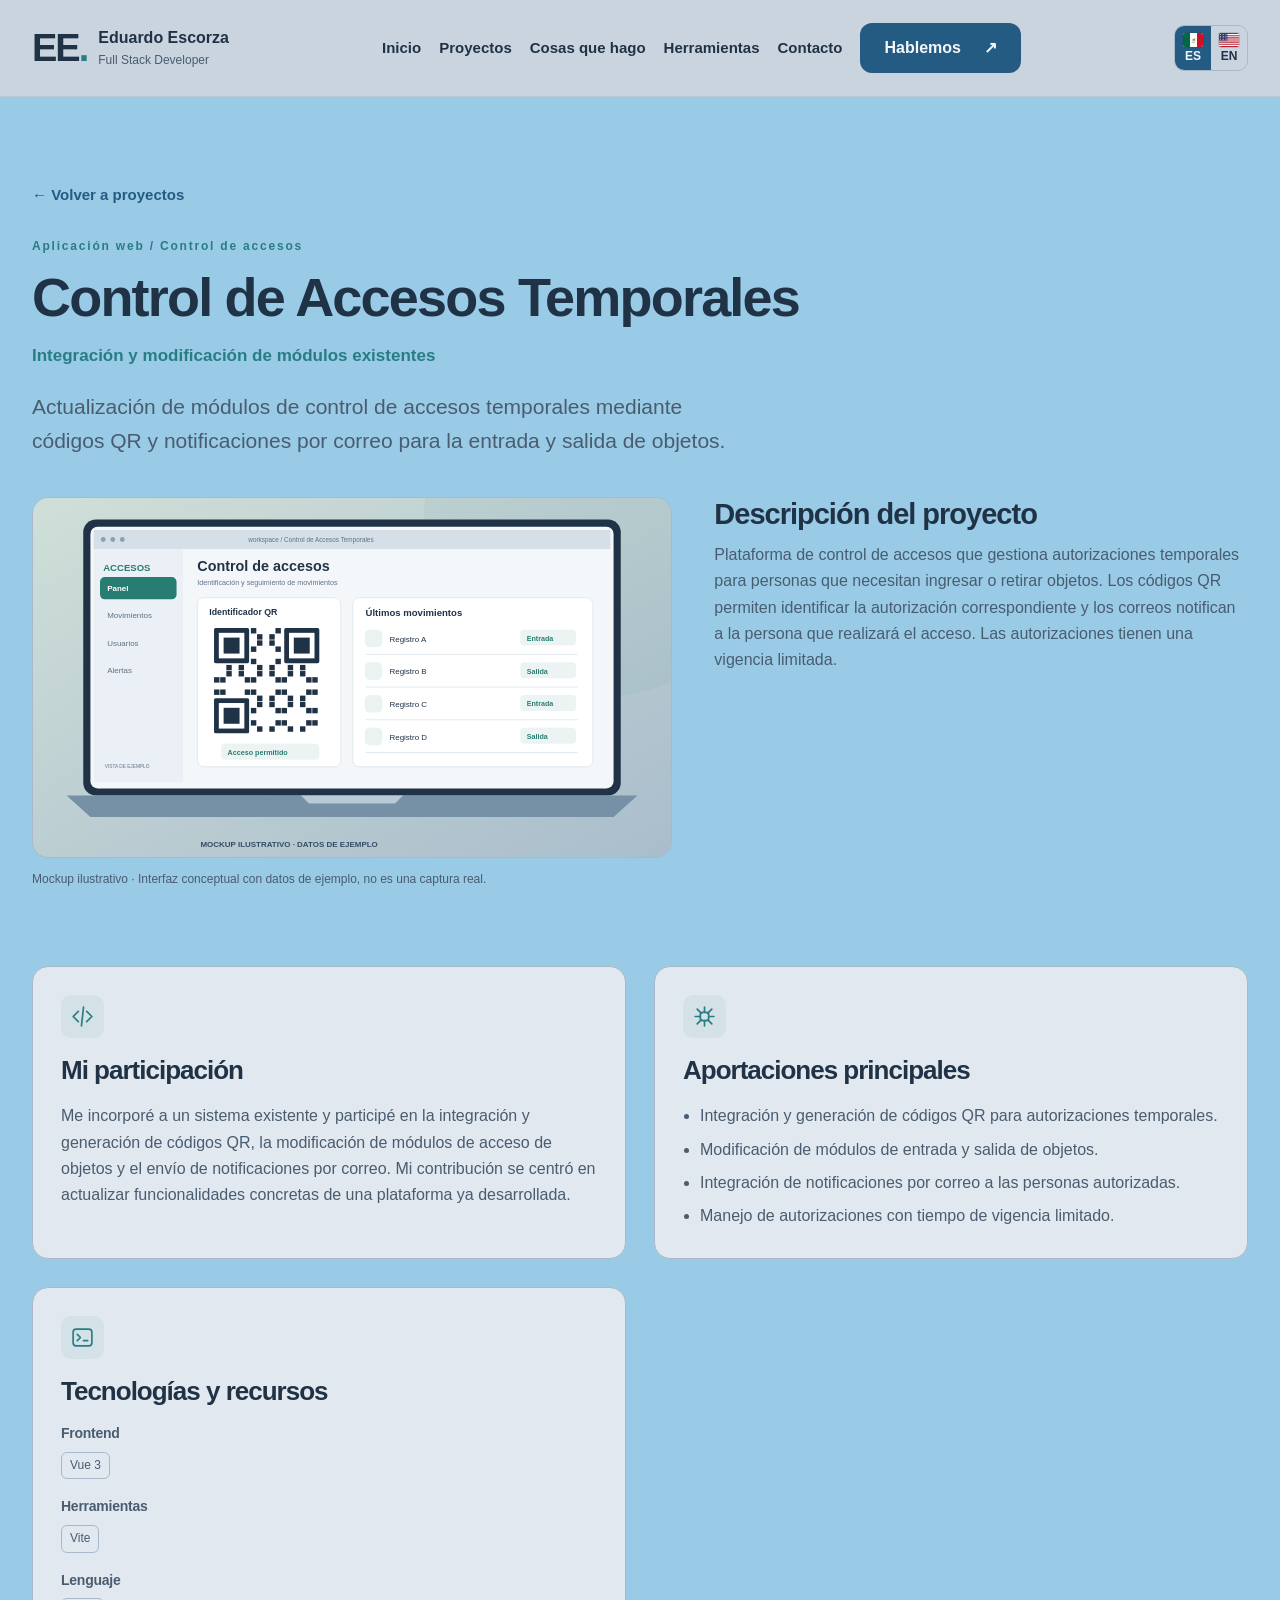
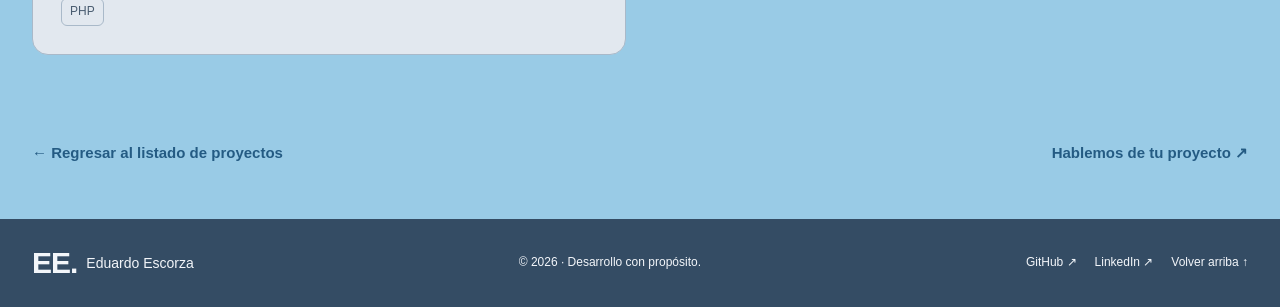
<file: proyectos/sistema-de-control-de-accesos.html>
<!doctype html>
<!-- Genero este archivo con build_site.py. -->
<html lang="es">
<head>
  <meta charset="utf-8" />
  <meta name="viewport" content="width=device-width, initial-scale=1" />
  <meta name="description" content="Actualización de módulos de control de accesos temporales mediante códigos QR y notificaciones por correo para la entrada y salida de objetos." />
  <meta name="theme-color" content="#344C64" />
  <title>Control de Accesos Temporales | Eduardo Escorza</title>
  <link rel="stylesheet" href="../styles.css" />
  <script type="application/json" id="translations">{"Saltar al contenido":"Skip to content","Abrir menú":"Open menu","Cerrar menú":"Close menu","Navegación principal":"Main navigation","Inicio":"Home","Proyectos":"Projects","Cosas que hago":"What I do","Herramientas":"Tools","Contacto":"Contact","Hablemos":"Let's talk","Idioma":"Language","Aplicación web / Control de accesos":"Web application / Access control","Control de Accesos Temporales":"Temporary Access Control","Integración y modificación de módulos existentes":"Integration and modification of existing modules","Actualización de módulos de control de accesos temporales mediante códigos QR y notificaciones por correo para la entrada y salida de objetos.":"Updated temporary access control modules using QR codes and email notifications for bringing items in and out.","· Desarrollo con propósito.":"· Development with purpose.","Enlaces del pie":"Footer links","Volver arriba ↑":"Back to top ↑","← Volver a proyectos":"← Back to projects","Descripción del proyecto":"Project description","Mi participación":"My contribution","Aportaciones principales":"Main contributions","Tecnologías y recursos":"Technologies and resources","← Regresar al listado de proyectos":"← Return to the project list","Hablemos de tu proyecto ↗":"Let's talk about your project ↗","Mockup ilustrativo · Interfaz conceptual con datos de ejemplo, no es una captura real.":"Illustrative mockup · Conceptual interface with sample data, not an actual screenshot.","Lenguaje":"Language","Plataforma de control de accesos que gestiona autorizaciones temporales para personas que necesitan ingresar o retirar objetos. Los códigos QR permiten identificar la autorización correspondiente y los correos notifican a la persona que realizará el acceso. Las autorizaciones tienen una vigencia limitada.":"Access control platform managing temporary authorizations for people who need to bring items in or take them out. QR codes identify the corresponding authorization, and emails notify the person who will use the access. Authorizations have a limited validity period.","Me incorporé a un sistema existente y participé en la integración y generación de códigos QR, la modificación de módulos de acceso de objetos y el envío de notificaciones por correo. Mi contribución se centró en actualizar funcionalidades concretas de una plataforma ya desarrollada.":"I joined an existing system and contributed to QR code integration and generation, changes to item access modules and email notifications. My contribution focused on updating specific functionality in an already developed platform.","Integración y generación de códigos QR para autorizaciones temporales.":"QR code integration and generation for temporary authorizations.","Modificación de módulos de entrada y salida de objetos.":"Changes to modules for bringing items in and out.","Integración de notificaciones por correo a las personas autorizadas.":"Integration of email notifications for authorized people.","Manejo de autorizaciones con tiempo de vigencia limitado.":"Handling authorizations with a limited validity period.","Mockup ilustrativo de Control de Accesos Temporales; interfaz conceptual con datos de ejemplo":"Illustrative mockup of Temporary Access Control; conceptual interface with sample data","Control de Accesos Temporales | Eduardo Escorza":"Temporary Access Control | Eduardo Escorza"}</script>
  <script src="../script.js" defer></script>
</head>
<body>
<a class="skip" href="#contenido">Saltar al contenido</a>
<header class="nav"><div class="nav-inner container">
<a class="logo" href="../index.html#inicio"><span class="monogram">EE<span>.</span></span><span>Eduardo Escorza<small>Full Stack Developer</small></span></a>
<button class="burger" type="button" aria-label="Abrir menú" aria-controls="menu" aria-expanded="false"><span aria-hidden="true">☰</span></button>
<nav id="menu" aria-label="Navegación principal"><a href="../index.html#inicio">Inicio</a><a href="../index.html#proyectos">Proyectos</a><a href="../index.html#hago">Cosas que hago</a><a href="../index.html#toolkit">Herramientas</a><a href="../index.html#contacto">Contacto</a><a class="btn nav-cta" href="../index.html#contacto">Hablemos <span aria-hidden="true">↗</span></a></nav><div class="language-switch" role="group" aria-label="Idioma"><button type="button" data-language="es" aria-pressed="true" lang="es" aria-label="Español"><img src="../img/flags/mx.svg" alt="" width="20" height="14" aria-hidden="true" />ES</button><button type="button" data-language="en" aria-pressed="false" lang="en" aria-label="English"><img src="../img/flags/us.svg" alt="" width="20" height="14" aria-hidden="true" />EN</button></div>
</div></header>
<main id="contenido"><section id="inicio" class="sec container detail-hero"><a class="text-link" href="../index.html#proyectos">← Volver a proyectos</a><p class="eyebrow">Aplicación web / Control de accesos</p><h1>Control de Accesos Temporales</h1><p class="project-role">Integración y modificación de módulos existentes</p><p class="detail-lead">Actualización de módulos de control de accesos temporales mediante códigos QR y notificaciones por correo para la entrada y salida de objetos.</p></section><section class="container detail-overview"><figure class="project-figure"><img src="../img/proyectos/sistema-de-control-de-accesos.svg" alt="Mockup ilustrativo de Control de Accesos Temporales; interfaz conceptual con datos de ejemplo" width="800" height="450" loading="lazy" /><figcaption>Mockup ilustrativo · Interfaz conceptual con datos de ejemplo, no es una captura real.</figcaption></figure><div class="detail-copy"><article><h2>Descripción del proyecto</h2><p>Plataforma de control de accesos que gestiona autorizaciones temporales para personas que necesitan ingresar o retirar objetos. Los códigos QR permiten identificar la autorización correspondiente y los correos notifican a la persona que realizará el acceso. Las autorizaciones tienen una vigencia limitada.</p></article></div></section><section class="sec container detail-content"><article class="detail-panel"><span class="service-icon"><svg viewBox="0 0 24 24" fill="none" stroke="currentColor" stroke-width="1.6" stroke-linecap="round" stroke-linejoin="round" aria-hidden="true"><path d="m8 7-5 5 5 5m8-10 5 5-5 5m-3-14-2 18"/></svg></span><h2>Mi participación</h2><p>Me incorporé a un sistema existente y participé en la integración y generación de códigos QR, la modificación de módulos de acceso de objetos y el envío de notificaciones por correo. Mi contribución se centró en actualizar funcionalidades concretas de una plataforma ya desarrollada.</p></article><article class="detail-panel"><span class="service-icon"><svg viewBox="0 0 24 24" fill="none" stroke="currentColor" stroke-width="1.6" stroke-linecap="round" stroke-linejoin="round" aria-hidden="true"><rect x="8" y="8" width="8" height="8" rx="2"/><path d="M12 3v5m0 8v5M3 12h5m8 0h5M5 5l4 4m6 6 4 4M19 5l-4 4M9 15l-4 4"/></svg></span><h2>Aportaciones principales</h2><ul class="feature-list"><li>Integración y generación de códigos QR para autorizaciones temporales.</li><li>Modificación de módulos de entrada y salida de objetos.</li><li>Integración de notificaciones por correo a las personas autorizadas.</li><li>Manejo de autorizaciones con tiempo de vigencia limitado.</li></ul></article><article class="detail-panel"><span class="service-icon"><svg viewBox="0 0 24 24" fill="none" stroke="currentColor" stroke-width="1.6" stroke-linecap="round" stroke-linejoin="round" aria-hidden="true"><rect x="3" y="4" width="18" height="16" rx="3"/><path d="m7 9 3 3-3 3m6 0h4"/></svg></span><h2>Tecnologías y recursos</h2><div class="project-tech-group"><h3>Frontend</h3><ul class="chips"><li>Vue 3</li></ul></div><div class="project-tech-group"><h3>Herramientas</h3><ul class="chips"><li>Vite</li></ul></div><div class="project-tech-group"><h3>Lenguaje</h3><ul class="chips"><li>PHP</li></ul></div></article></section><div class="container detail-back"><a class="text-link" href="../index.html#proyectos">← Regresar al listado de proyectos</a><a class="text-link" href="../index.html#contacto">Hablemos de tu proyecto ↗</a></div></main>
<footer class="foot"><div class="container footer-inner"><a class="footer-name" href="../index.html#inicio">EE. <span>Eduardo Escorza</span></a><p>© <span id="year">2026</span> · Desarrollo con propósito.</p><nav class="footer-links" aria-label="Enlaces del pie"><a href="https://github.com/EduardoEscorza" target="_blank" rel="noopener">GitHub ↗</a><a href="https://www.linkedin.com/in/eduardo-escorza" target="_blank" rel="noopener">LinkedIn ↗</a><a href="../index.html#inicio">Volver arriba ↑</a></nav></div></footer>
</body>
</html>
</file>
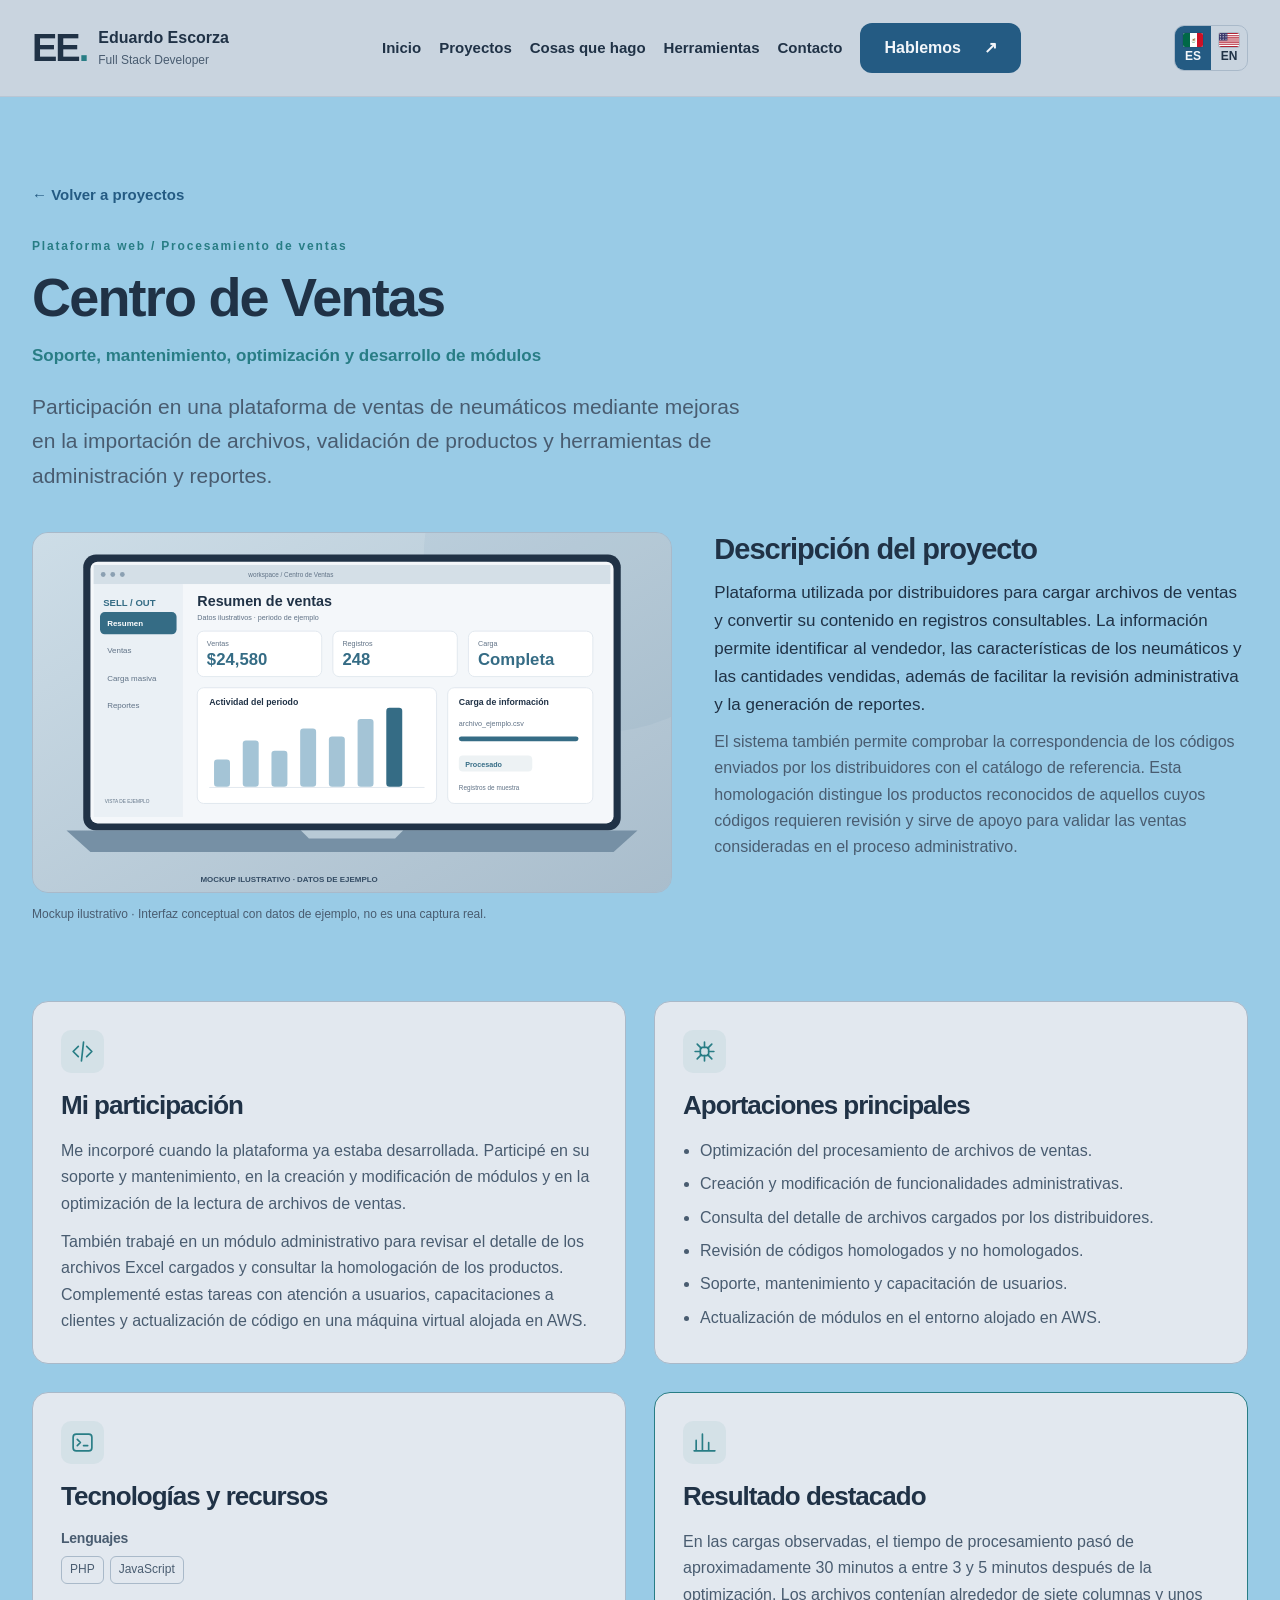
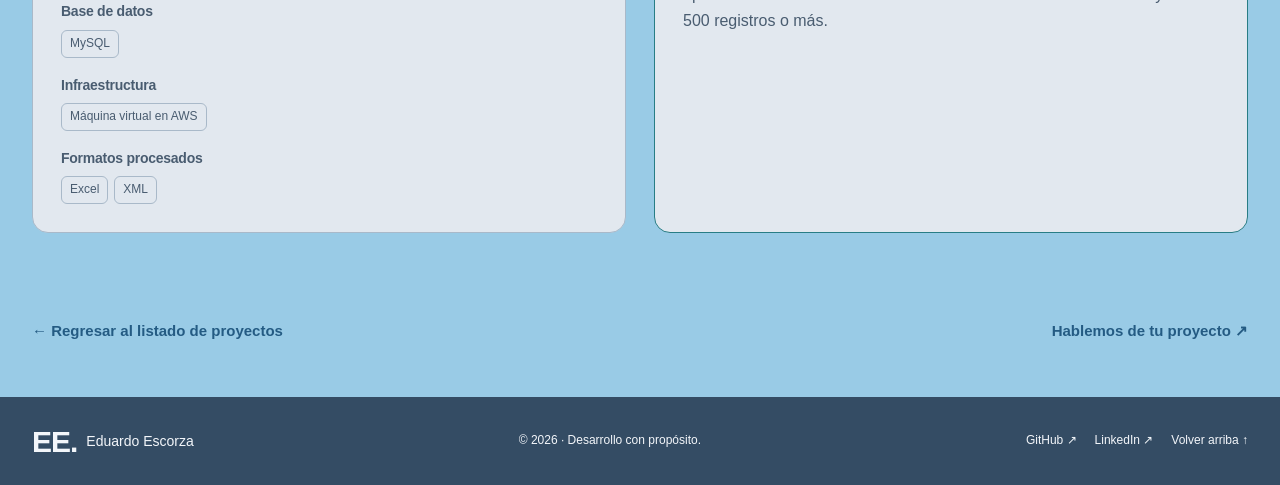
<file: proyectos/sistema-de-ventas.html>
<!doctype html>
<!-- Genero este archivo con build_site.py. -->
<html lang="es">
<head>
  <meta charset="utf-8" />
  <meta name="viewport" content="width=device-width, initial-scale=1" />
  <meta name="description" content="Participación en una plataforma de ventas de neumáticos mediante mejoras en la importación de archivos, validación de productos y herramientas de administración y reportes." />
  <meta name="theme-color" content="#344C64" />
  <title>Centro de Ventas | Eduardo Escorza</title>
  <link rel="stylesheet" href="../styles.css" />
  <script type="application/json" id="translations">{"Saltar al contenido":"Skip to content","Abrir menú":"Open menu","Cerrar menú":"Close menu","Navegación principal":"Main navigation","Inicio":"Home","Proyectos":"Projects","Cosas que hago":"What I do","Herramientas":"Tools","Contacto":"Contact","Hablemos":"Let's talk","Idioma":"Language","Plataforma web / Procesamiento de ventas":"Web platform / Sales processing","Centro de Ventas":"Sales Center","Soporte, mantenimiento, optimización y desarrollo de módulos":"Support, maintenance, optimization and module development","Participación en una plataforma de ventas de neumáticos mediante mejoras en la importación de archivos, validación de productos y herramientas de administración y reportes.":"Contributed to a tire sales platform through improvements to file imports, product validation, administration tools and reporting.","Máquina virtual en AWS":"AWS virtual machine","Lenguajes":"Languages","· Desarrollo con propósito.":"· Development with purpose.","Enlaces del pie":"Footer links","Volver arriba ↑":"Back to top ↑","← Volver a proyectos":"← Back to projects","Descripción del proyecto":"Project description","Mi participación":"My contribution","Aportaciones principales":"Main contributions","Tecnologías y recursos":"Technologies and resources","Base de datos":"Database","← Regresar al listado de proyectos":"← Return to the project list","Hablemos de tu proyecto ↗":"Let's talk about your project ↗","Mockup ilustrativo · Interfaz conceptual con datos de ejemplo, no es una captura real.":"Illustrative mockup · Conceptual interface with sample data, not an actual screenshot.","Resultado destacado":"Highlighted result","Infraestructura":"Infrastructure","Plataforma utilizada por distribuidores para cargar archivos de ventas y convertir su contenido en registros consultables. La información permite identificar al vendedor, las características de los neumáticos y las cantidades vendidas, además de facilitar la revisión administrativa y la generación de reportes.":"Platform used by distributors to upload sales files and convert their contents into searchable records. The information identifies sellers, tire characteristics and quantities sold, while facilitating administrative review and reporting.","El sistema también permite comprobar la correspondencia de los códigos enviados por los distribuidores con el catálogo de referencia. Esta homologación distingue los productos reconocidos de aquellos cuyos códigos requieren revisión y sirve de apoyo para validar las ventas consideradas en el proceso administrativo.":"The system also checks distributor-submitted codes against a reference catalog. This matching process distinguishes recognized products from those whose codes need review and helps validate sales included in the administrative process.","Me incorporé cuando la plataforma ya estaba desarrollada. Participé en su soporte y mantenimiento, en la creación y modificación de módulos y en la optimización de la lectura de archivos de ventas.":"I joined after the platform had already been developed. I contributed to support and maintenance, module creation and modification, and optimization of sales file processing.","También trabajé en un módulo administrativo para revisar el detalle de los archivos Excel cargados y consultar la homologación de los productos. Complementé estas tareas con atención a usuarios, capacitaciones a clientes y actualización de código en una máquina virtual alojada en AWS.":"I also worked on an administrative module for reviewing uploaded Excel file details and product code matching. I complemented these tasks with user support, client training and code updates on a virtual machine hosted on AWS.","Optimización del procesamiento de archivos de ventas.":"Sales file processing optimization.","Creación y modificación de funcionalidades administrativas.":"Creation and modification of administrative functionality.","Consulta del detalle de archivos cargados por los distribuidores.":"Review of details in distributor-uploaded files.","Revisión de códigos homologados y no homologados.":"Review of matched and unmatched product codes.","Soporte, mantenimiento y capacitación de usuarios.":"User support, maintenance and training.","Actualización de módulos en el entorno alojado en AWS.":"Module updates in the AWS-hosted environment.","Formatos procesados":"Processed formats","En las cargas observadas, el tiempo de procesamiento pasó de aproximadamente 30 minutos a entre 3 y 5 minutos después de la optimización. Los archivos contenían alrededor de siete columnas y unos 500 registros o más.":"In the observed uploads, processing time decreased from approximately 30 minutes to between 3 and 5 minutes after optimization. The files contained around seven columns and approximately 500 or more records.","Mockup ilustrativo de Centro de Ventas; interfaz conceptual con datos de ejemplo":"Illustrative mockup of Sales Center; conceptual interface with sample data","Centro de Ventas | Eduardo Escorza":"Sales Center | Eduardo Escorza"}</script>
  <script src="../script.js" defer></script>
</head>
<body>
<a class="skip" href="#contenido">Saltar al contenido</a>
<header class="nav"><div class="nav-inner container">
<a class="logo" href="../index.html#inicio"><span class="monogram">EE<span>.</span></span><span>Eduardo Escorza<small>Full Stack Developer</small></span></a>
<button class="burger" type="button" aria-label="Abrir menú" aria-controls="menu" aria-expanded="false"><span aria-hidden="true">☰</span></button>
<nav id="menu" aria-label="Navegación principal"><a href="../index.html#inicio">Inicio</a><a href="../index.html#proyectos">Proyectos</a><a href="../index.html#hago">Cosas que hago</a><a href="../index.html#toolkit">Herramientas</a><a href="../index.html#contacto">Contacto</a><a class="btn nav-cta" href="../index.html#contacto">Hablemos <span aria-hidden="true">↗</span></a></nav><div class="language-switch" role="group" aria-label="Idioma"><button type="button" data-language="es" aria-pressed="true" lang="es" aria-label="Español"><img src="../img/flags/mx.svg" alt="" width="20" height="14" aria-hidden="true" />ES</button><button type="button" data-language="en" aria-pressed="false" lang="en" aria-label="English"><img src="../img/flags/us.svg" alt="" width="20" height="14" aria-hidden="true" />EN</button></div>
</div></header>
<main id="contenido"><section id="inicio" class="sec container detail-hero"><a class="text-link" href="../index.html#proyectos">← Volver a proyectos</a><p class="eyebrow">Plataforma web / Procesamiento de ventas</p><h1>Centro de Ventas</h1><p class="project-role">Soporte, mantenimiento, optimización y desarrollo de módulos</p><p class="detail-lead">Participación en una plataforma de ventas de neumáticos mediante mejoras en la importación de archivos, validación de productos y herramientas de administración y reportes.</p></section><section class="container detail-overview"><figure class="project-figure"><img src="../img/proyectos/sistema-de-ventas.svg" alt="Mockup ilustrativo de Centro de Ventas; interfaz conceptual con datos de ejemplo" width="800" height="450" loading="lazy" /><figcaption>Mockup ilustrativo · Interfaz conceptual con datos de ejemplo, no es una captura real.</figcaption></figure><div class="detail-copy"><article><h2>Descripción del proyecto</h2><p>Plataforma utilizada por distribuidores para cargar archivos de ventas y convertir su contenido en registros consultables. La información permite identificar al vendedor, las características de los neumáticos y las cantidades vendidas, además de facilitar la revisión administrativa y la generación de reportes.</p><p>El sistema también permite comprobar la correspondencia de los códigos enviados por los distribuidores con el catálogo de referencia. Esta homologación distingue los productos reconocidos de aquellos cuyos códigos requieren revisión y sirve de apoyo para validar las ventas consideradas en el proceso administrativo.</p></article></div></section><section class="sec container detail-content"><article class="detail-panel"><span class="service-icon"><svg viewBox="0 0 24 24" fill="none" stroke="currentColor" stroke-width="1.6" stroke-linecap="round" stroke-linejoin="round" aria-hidden="true"><path d="m8 7-5 5 5 5m8-10 5 5-5 5m-3-14-2 18"/></svg></span><h2>Mi participación</h2><p>Me incorporé cuando la plataforma ya estaba desarrollada. Participé en su soporte y mantenimiento, en la creación y modificación de módulos y en la optimización de la lectura de archivos de ventas.</p><p>También trabajé en un módulo administrativo para revisar el detalle de los archivos Excel cargados y consultar la homologación de los productos. Complementé estas tareas con atención a usuarios, capacitaciones a clientes y actualización de código en una máquina virtual alojada en AWS.</p></article><article class="detail-panel"><span class="service-icon"><svg viewBox="0 0 24 24" fill="none" stroke="currentColor" stroke-width="1.6" stroke-linecap="round" stroke-linejoin="round" aria-hidden="true"><rect x="8" y="8" width="8" height="8" rx="2"/><path d="M12 3v5m0 8v5M3 12h5m8 0h5M5 5l4 4m6 6 4 4M19 5l-4 4M9 15l-4 4"/></svg></span><h2>Aportaciones principales</h2><ul class="feature-list"><li>Optimización del procesamiento de archivos de ventas.</li><li>Creación y modificación de funcionalidades administrativas.</li><li>Consulta del detalle de archivos cargados por los distribuidores.</li><li>Revisión de códigos homologados y no homologados.</li><li>Soporte, mantenimiento y capacitación de usuarios.</li><li>Actualización de módulos en el entorno alojado en AWS.</li></ul></article><article class="detail-panel"><span class="service-icon"><svg viewBox="0 0 24 24" fill="none" stroke="currentColor" stroke-width="1.6" stroke-linecap="round" stroke-linejoin="round" aria-hidden="true"><rect x="3" y="4" width="18" height="16" rx="3"/><path d="m7 9 3 3-3 3m6 0h4"/></svg></span><h2>Tecnologías y recursos</h2><div class="project-tech-group"><h3>Lenguajes</h3><ul class="chips"><li>PHP</li><li>JavaScript</li></ul></div><div class="project-tech-group"><h3>Base de datos</h3><ul class="chips"><li>MySQL</li></ul></div><div class="project-tech-group"><h3>Infraestructura</h3><ul class="chips"><li>Máquina virtual en AWS</li></ul></div><div class="project-tech-group"><h3>Formatos procesados</h3><ul class="chips"><li>Excel</li><li>XML</li></ul></div></article><article class="detail-panel project-result"><span class="service-icon"><svg viewBox="0 0 24 24" fill="none" stroke="currentColor" stroke-width="1.6" stroke-linecap="round" stroke-linejoin="round" aria-hidden="true"><path d="M4 20V10m6 10V4m6 16v-8m6 8H2"/></svg></span><h2>Resultado destacado</h2><p>En las cargas observadas, el tiempo de procesamiento pasó de aproximadamente 30 minutos a entre 3 y 5 minutos después de la optimización. Los archivos contenían alrededor de siete columnas y unos 500 registros o más.</p></article></section><div class="container detail-back"><a class="text-link" href="../index.html#proyectos">← Regresar al listado de proyectos</a><a class="text-link" href="../index.html#contacto">Hablemos de tu proyecto ↗</a></div></main>
<footer class="foot"><div class="container footer-inner"><a class="footer-name" href="../index.html#inicio">EE. <span>Eduardo Escorza</span></a><p>© <span id="year">2026</span> · Desarrollo con propósito.</p><nav class="footer-links" aria-label="Enlaces del pie"><a href="https://github.com/EduardoEscorza" target="_blank" rel="noopener">GitHub ↗</a><a href="https://www.linkedin.com/in/eduardo-escorza" target="_blank" rel="noopener">LinkedIn ↗</a><a href="../index.html#inicio">Volver arriba ↑</a></nav></div></footer>
</body>
</html>
</file>
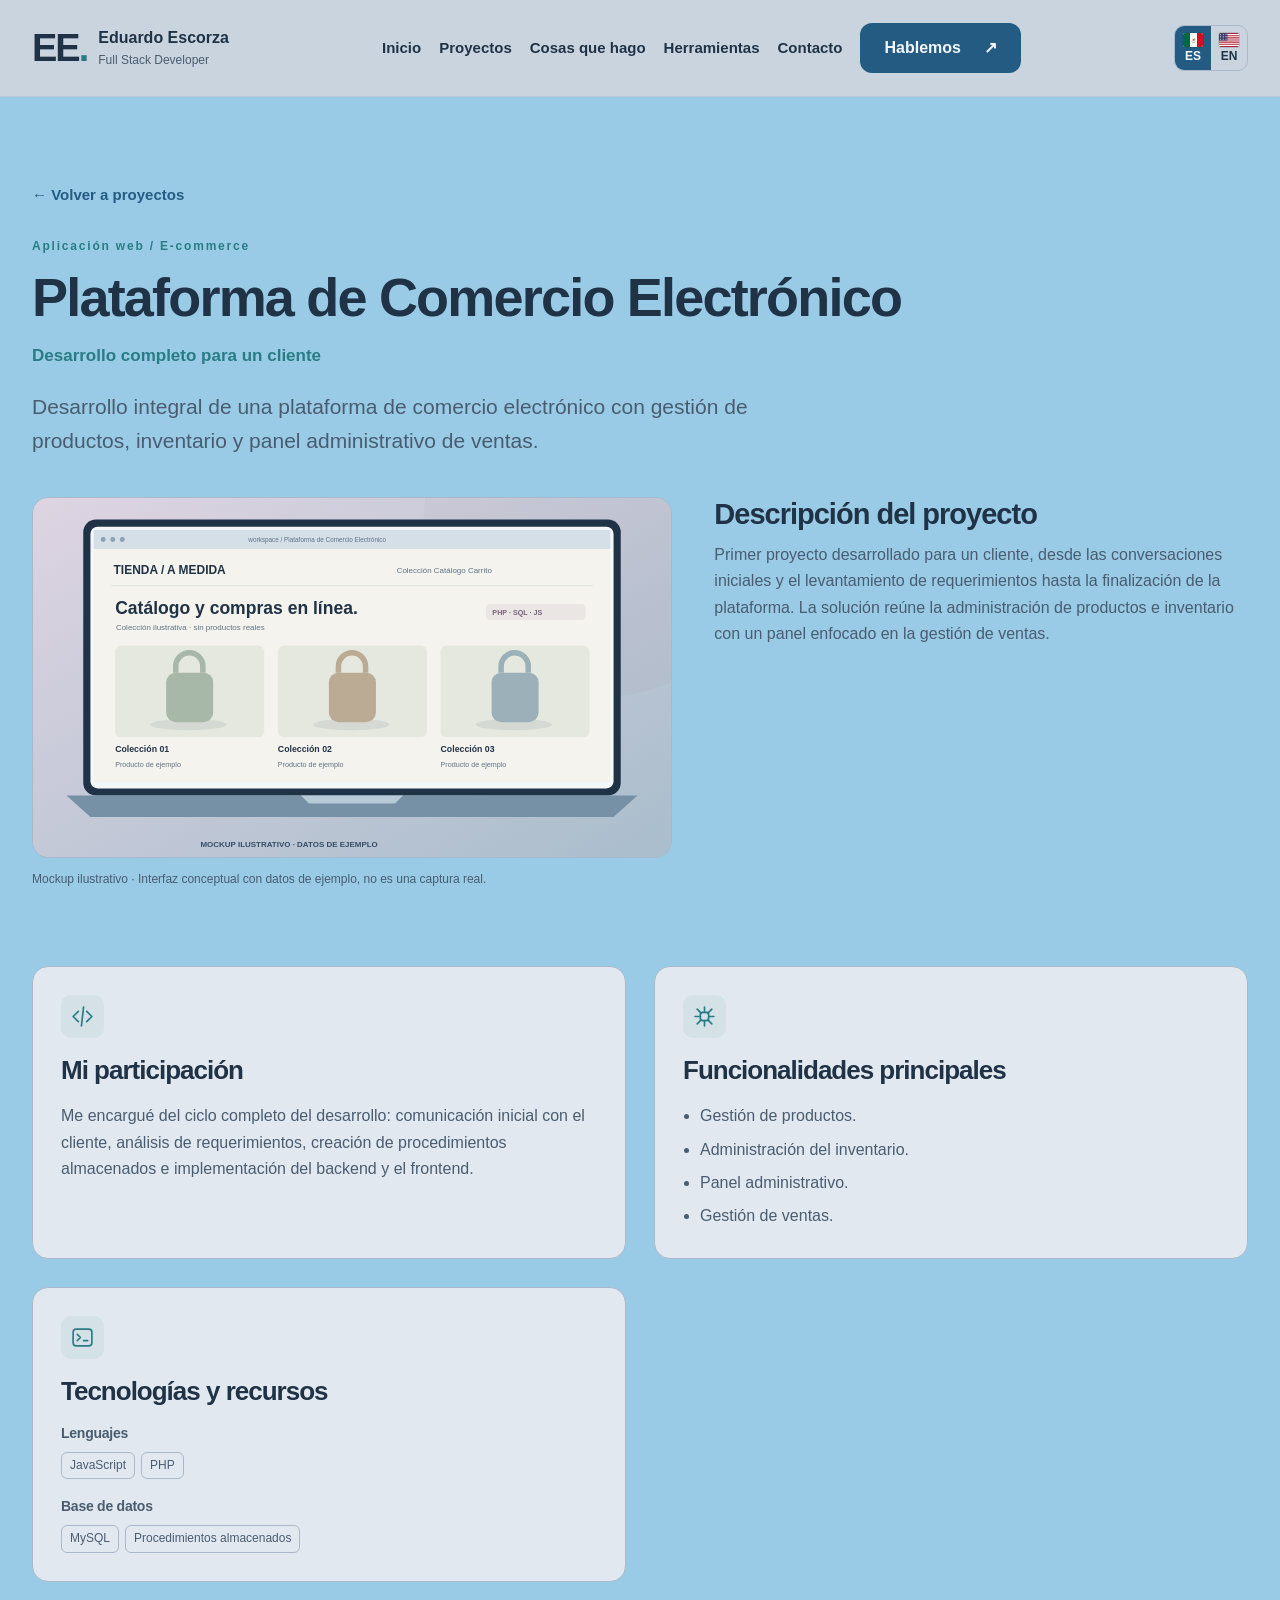
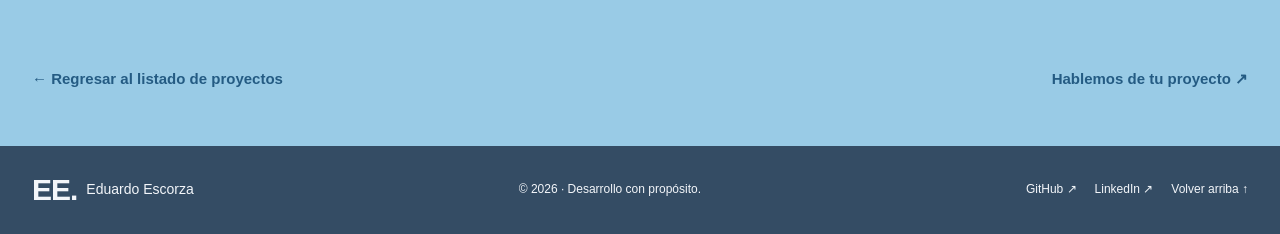
<file: proyectos/tienda-en-linea-a-medida.html>
<!doctype html>
<!-- Genero este archivo con build_site.py. -->
<html lang="es">
<head>
  <meta charset="utf-8" />
  <meta name="viewport" content="width=device-width, initial-scale=1" />
  <meta name="description" content="Desarrollo integral de una plataforma de comercio electrónico con gestión de productos, inventario y panel administrativo de ventas." />
  <meta name="theme-color" content="#344C64" />
  <title>Plataforma de Comercio Electrónico | Eduardo Escorza</title>
  <link rel="stylesheet" href="../styles.css" />
  <script type="application/json" id="translations">{"Saltar al contenido":"Skip to content","Abrir menú":"Open menu","Cerrar menú":"Close menu","Navegación principal":"Main navigation","Inicio":"Home","Proyectos":"Projects","Cosas que hago":"What I do","Herramientas":"Tools","Contacto":"Contact","Hablemos":"Let's talk","Idioma":"Language","Aplicación web / E-commerce":"Web application / E-commerce","Plataforma de Comercio Electrónico":"E-commerce Platform","Desarrollo completo para un cliente":"Full development for a client","Desarrollo integral de una plataforma de comercio electrónico con gestión de productos, inventario y panel administrativo de ventas.":"End-to-end development of an e-commerce platform with product management, inventory and a sales administration panel.","Lenguajes":"Languages","· Desarrollo con propósito.":"· Development with purpose.","Enlaces del pie":"Footer links","Volver arriba ↑":"Back to top ↑","← Volver a proyectos":"← Back to projects","Descripción del proyecto":"Project description","Mi participación":"My contribution","Tecnologías y recursos":"Technologies and resources","Base de datos":"Database","Procedimientos almacenados":"Stored procedures","← Regresar al listado de proyectos":"← Return to the project list","Hablemos de tu proyecto ↗":"Let's talk about your project ↗","Mockup ilustrativo · Interfaz conceptual con datos de ejemplo, no es una captura real.":"Illustrative mockup · Conceptual interface with sample data, not an actual screenshot.","Funcionalidades principales":"Main features","Primer proyecto desarrollado para un cliente, desde las conversaciones iniciales y el levantamiento de requerimientos hasta la finalización de la plataforma. La solución reúne la administración de productos e inventario con un panel enfocado en la gestión de ventas.":"My first project developed for a client, from initial discussions and requirements gathering through platform completion. The solution combines product and inventory administration with a sales management panel.","Me encargué del ciclo completo del desarrollo: comunicación inicial con el cliente, análisis de requerimientos, creación de procedimientos almacenados e implementación del backend y el frontend.":"I handled the full development cycle: initial client communication, requirements analysis, stored procedure creation, and backend and frontend implementation.","Gestión de productos.":"Product management.","Administración del inventario.":"Inventory administration.","Panel administrativo.":"Administration panel.","Gestión de ventas.":"Sales management.","Mockup ilustrativo de Plataforma de Comercio Electrónico; interfaz conceptual con datos de ejemplo":"Illustrative mockup of E-commerce Platform; conceptual interface with sample data","Plataforma de Comercio Electrónico | Eduardo Escorza":"E-commerce Platform | Eduardo Escorza"}</script>
  <script src="../script.js" defer></script>
</head>
<body>
<a class="skip" href="#contenido">Saltar al contenido</a>
<header class="nav"><div class="nav-inner container">
<a class="logo" href="../index.html#inicio"><span class="monogram">EE<span>.</span></span><span>Eduardo Escorza<small>Full Stack Developer</small></span></a>
<button class="burger" type="button" aria-label="Abrir menú" aria-controls="menu" aria-expanded="false"><span aria-hidden="true">☰</span></button>
<nav id="menu" aria-label="Navegación principal"><a href="../index.html#inicio">Inicio</a><a href="../index.html#proyectos">Proyectos</a><a href="../index.html#hago">Cosas que hago</a><a href="../index.html#toolkit">Herramientas</a><a href="../index.html#contacto">Contacto</a><a class="btn nav-cta" href="../index.html#contacto">Hablemos <span aria-hidden="true">↗</span></a></nav><div class="language-switch" role="group" aria-label="Idioma"><button type="button" data-language="es" aria-pressed="true" lang="es" aria-label="Español"><img src="../img/flags/mx.svg" alt="" width="20" height="14" aria-hidden="true" />ES</button><button type="button" data-language="en" aria-pressed="false" lang="en" aria-label="English"><img src="../img/flags/us.svg" alt="" width="20" height="14" aria-hidden="true" />EN</button></div>
</div></header>
<main id="contenido"><section id="inicio" class="sec container detail-hero"><a class="text-link" href="../index.html#proyectos">← Volver a proyectos</a><p class="eyebrow">Aplicación web / E-commerce</p><h1>Plataforma de Comercio Electrónico</h1><p class="project-role">Desarrollo completo para un cliente</p><p class="detail-lead">Desarrollo integral de una plataforma de comercio electrónico con gestión de productos, inventario y panel administrativo de ventas.</p></section><section class="container detail-overview"><figure class="project-figure"><img src="../img/proyectos/tienda-en-linea-a-medida.svg" alt="Mockup ilustrativo de Plataforma de Comercio Electrónico; interfaz conceptual con datos de ejemplo" width="800" height="450" loading="lazy" /><figcaption>Mockup ilustrativo · Interfaz conceptual con datos de ejemplo, no es una captura real.</figcaption></figure><div class="detail-copy"><article><h2>Descripción del proyecto</h2><p>Primer proyecto desarrollado para un cliente, desde las conversaciones iniciales y el levantamiento de requerimientos hasta la finalización de la plataforma. La solución reúne la administración de productos e inventario con un panel enfocado en la gestión de ventas.</p></article></div></section><section class="sec container detail-content"><article class="detail-panel"><span class="service-icon"><svg viewBox="0 0 24 24" fill="none" stroke="currentColor" stroke-width="1.6" stroke-linecap="round" stroke-linejoin="round" aria-hidden="true"><path d="m8 7-5 5 5 5m8-10 5 5-5 5m-3-14-2 18"/></svg></span><h2>Mi participación</h2><p>Me encargué del ciclo completo del desarrollo: comunicación inicial con el cliente, análisis de requerimientos, creación de procedimientos almacenados e implementación del backend y el frontend.</p></article><article class="detail-panel"><span class="service-icon"><svg viewBox="0 0 24 24" fill="none" stroke="currentColor" stroke-width="1.6" stroke-linecap="round" stroke-linejoin="round" aria-hidden="true"><rect x="8" y="8" width="8" height="8" rx="2"/><path d="M12 3v5m0 8v5M3 12h5m8 0h5M5 5l4 4m6 6 4 4M19 5l-4 4M9 15l-4 4"/></svg></span><h2>Funcionalidades principales</h2><ul class="feature-list"><li>Gestión de productos.</li><li>Administración del inventario.</li><li>Panel administrativo.</li><li>Gestión de ventas.</li></ul></article><article class="detail-panel"><span class="service-icon"><svg viewBox="0 0 24 24" fill="none" stroke="currentColor" stroke-width="1.6" stroke-linecap="round" stroke-linejoin="round" aria-hidden="true"><rect x="3" y="4" width="18" height="16" rx="3"/><path d="m7 9 3 3-3 3m6 0h4"/></svg></span><h2>Tecnologías y recursos</h2><div class="project-tech-group"><h3>Lenguajes</h3><ul class="chips"><li>JavaScript</li><li>PHP</li></ul></div><div class="project-tech-group"><h3>Base de datos</h3><ul class="chips"><li>MySQL</li><li>Procedimientos almacenados</li></ul></div></article></section><div class="container detail-back"><a class="text-link" href="../index.html#proyectos">← Regresar al listado de proyectos</a><a class="text-link" href="../index.html#contacto">Hablemos de tu proyecto ↗</a></div></main>
<footer class="foot"><div class="container footer-inner"><a class="footer-name" href="../index.html#inicio">EE. <span>Eduardo Escorza</span></a><p>© <span id="year">2026</span> · Desarrollo con propósito.</p><nav class="footer-links" aria-label="Enlaces del pie"><a href="https://github.com/EduardoEscorza" target="_blank" rel="noopener">GitHub ↗</a><a href="https://www.linkedin.com/in/eduardo-escorza" target="_blank" rel="noopener">LinkedIn ↗</a><a href="../index.html#inicio">Volver arriba ↑</a></nav></div></footer>
</body>
</html>
</file>
<file: styles.css>
:root {
  --bg: #99cbe6;
  --panel: #e2e8ef;
  --dark: #344c64;
  --primary: #245b83;
  --acc: #287d85;
  --text: #203246;
  --dim: #495c70;
  --light: #f3f6fa;
  --line: #a9b9c9;
  --radius: 16px;
  --radius-sm: 12px;
  --gap: 28px;
  --section: 76px;
  --width: 1440px;
  --header: 96px;
  --shadow: 0 8px 24px #2032460b;
}
* { box-sizing: border-box; }
html { scroll-behavior: smooth; scroll-padding-top: calc(var(--header) + 18px); }
body { margin: 0; color: var(--text); background: var(--bg); font: 17px/1.65 'Segoe UI', Arial, sans-serif; }
h1, h2, h3, h4, p, figure { margin: 0; }
ul { list-style: none; margin: 0; padding: 0; }
a { color: inherit; text-decoration: none; }
button { font: inherit; cursor: pointer; }
button, a { -webkit-tap-highlight-color: transparent; }
img { display: block; max-width: 100%; height: auto; }
svg { display: block; }
:focus-visible { outline: 3px solid var(--primary); outline-offset: 5px; border-radius: 4px; }
.container { width: min(var(--width), calc(100% - 64px)); margin-inline: auto; }
.sec { padding-block: var(--section); }
.skip { position: fixed; left: 20px; top: -100px; background: var(--panel); z-index: 100; padding: 12px 20px; }
.skip:focus { top: 12px; }
.nav { position: sticky; top: 0; z-index: 30; background: #cbd5dff5; border-bottom: 1px solid #a9b9c980; backdrop-filter: blur(12px); }
.nav-inner { min-height: var(--header); display: flex; align-items: center; justify-content: space-between; gap: 24px; }
.logo { display: flex; align-items: center; gap: 11px; font-size: 16px; font-weight: 650; white-space: nowrap; }
.logo small { display: block; color: var(--dim); font-size: 12px; font-weight: 400; }
.monogram { font-size: 38px; letter-spacing: -2px; font-weight: 800; }
.monogram span { color: var(--acc); }
#menu { display: flex; gap: 18px; align-items: center; font-size: 15px; font-weight: 600; }
#menu > a { display: inline-flex; align-items: center; min-height: 44px; }
#menu > a:not(.btn):hover { color: var(--primary); text-decoration: underline; text-underline-offset: 5px; }
.btn { display: inline-flex; align-items: center; justify-content: center; gap: 23px; min-height: 46px; padding: 11px 23px; border: 1px solid transparent; border-radius: var(--radius-sm); background: var(--primary); color: var(--light); font-size: 16px; font-weight: 650; transition: transform .18s, background .18s; }
.btn:hover { transform: translateY(-2px); background: #1b496c; }
.btn.alt { background: transparent; border-color: #cbd5df90; }
.btn.alt:hover { background: #ffffff12; }
.burger { display: none; }
.language-switch { display: flex; flex-shrink: 0; border: 1px solid var(--line); border-radius: 10px; overflow: hidden; }
.language-switch button { display: inline-flex; flex-direction: column; align-items: center; justify-content: center; gap: 3px; min-width: 36px; min-height: 44px; padding: 6px; border: 0; background: transparent; color: var(--text); font-size: 12px; font-weight: 700; line-height: 1.1; }
.language-switch img { width: 20px; height: 14px; object-fit: cover; border-radius: 2px; box-shadow: 0 0 0 1px #20324626; }
.language-switch button[aria-pressed="true"] { background: var(--primary); color: var(--light); }
.language-switch button:focus-visible { outline-offset: -4px; }
/* Defino la presentación principal y la escena interactiva con CSS. */
.hero { position: relative; margin-top: 24px; border-radius: var(--radius); color: var(--light); overflow: clip; background: radial-gradient(ellipse at 100% 5%, #49717d, transparent 65%), var(--dark); }
.hero::before { content: ''; position: absolute; inset: 0; opacity: .35; pointer-events: none; background-image: linear-gradient(#e2e8ef0d 1px, transparent 1px), linear-gradient(90deg, #e2e8ef0d 1px, transparent 1px); background-size: 36px 36px; mask-image: linear-gradient(90deg, transparent, #000); }
.hero-main { position: relative; display: grid; grid-template-columns: 1.05fr 1fr; align-items: center; gap: 24px; padding: 48px 52px 38px; }
.hero-in { min-width: 0; position: relative; z-index: 2; }
.hero-greeting { color: #d1e7eb; font-size: 18px; margin-bottom: 12px; }
h1 { font-size: clamp(48px, 5vw, 80px); line-height: 1.05; letter-spacing: -2.8px; font-weight: 750; }
.hero h1 { max-width: 660px; }
.hero-role { font-size: 30px; font-weight: 500; margin-top: 17px; letter-spacing: -.5px; }
.hero .lead { margin-top: 16px; color: #dde7f0; font-size: 18px; }
.cta { display: flex; flex-wrap: wrap; gap: 12px; margin-top: 23px; }
.hero-note { font-size: 12px; color: #d1e4e9; margin-top: 27px; }
.hero-note > span { font: 15px monospace; color: #9ed2d3; margin-right: 8px; }
.hero :focus-visible { outline-color: var(--light); }
.hero-visual { position: relative; min-width: 0; overflow: hidden; }
.scene-label { display: flex; align-items: center; gap: 9px; color: #d0e4eb; font: 9px/1.5 Consolas, monospace; letter-spacing: 1.5px; margin: 0 0 8px 12px; }
.scene-label > span { width: 5px; height: 5px; background: #9bd4ce; border-radius: 50%; }
.scene-stage { position: relative; height: 330px; width: 100%; overflow: hidden; perspective: 1100px; cursor: grab; touch-action: pan-y pinch-zoom; user-select: none; border-radius: var(--radius); }
.scene-stage.dragging { cursor: grabbing; }
.scene-float { position: absolute; left: calc(50% - 220px); top: 0; width: 440px; height: 310px; scale: .94; transform-style: preserve-3d; animation: ambient 8s ease-in-out infinite; animation-play-state: paused; }
.scene-visible .scene-float { animation-play-state: running; }
.scene-stage.dragging .scene-float { animation-play-state: paused; }
.scene-model { --pitch: -8deg; --yaw: -15deg; position: absolute; inset: 0; transform-style: preserve-3d; transform: rotateX(var(--pitch)) rotateY(var(--yaw)); transition: transform .8s cubic-bezier(.2,.8,.2,1); }
.scene-stage.dragging .scene-model { transition: none; }
.scene-shadow { position: absolute; width: 75%; height: 45px; left: 12%; bottom: 13px; background: #172f4350; filter: blur(14px); border-radius: 50%; }
.desk { position: absolute; width: 390px; height: 210px; left: 22px; top: 191px; background: linear-gradient(120deg,#a9bec9,#6d96a8); transform: rotateX(75deg); border-radius: 10px; box-shadow: 0 10px 0 #4a7185, 0 15px 0 #38596b; }
.desk-edge { position: absolute; inset: 10px; border: 1px solid #d7e3e835; border-radius: 5px; }
.monitor { position: absolute; left: 35px; top: 26px; width: 285px; height: 190px; transform-style: preserve-3d; transform: translateZ(-12px); }
.monitor-back { position: absolute; inset: -4px; background: #7893a6; border-radius: 11px; transform: translateZ(-8px); }
.monitor-screen { position: absolute; inset: 0; background: #172b3f; border: 8px solid #203246; border-radius: 9px; overflow: hidden; box-shadow: 0 5px 16px #142c4430; }
.editor-bar { height: 22px; padding: 7px 6px; background: #344c64; display: flex; gap: 4px; align-items: center; }
.editor-bar i { width: 4px; height: 4px; border-radius: 50%; background: #aecad3; }
.editor-bar i:nth-child(2) { background: #c8ba94; }
.editor-bar i:nth-child(3) { background: #83b8a5; }
.editor-bar span { font: 6px monospace; color: #d5e2ed; margin-left: 9px; }
.editor { display: grid; grid-template-columns: 67px 1fr; height: 132px; }
.editor-sidebar { background: #20374b; font: 6px/2.6 monospace; color: #b5cbd8; padding: 8px; }
.editor-sidebar b { display: block; font-size: 5px; letter-spacing: .5px; color: #b0c7d0; }
.editor-sidebar span { display: block; }
.editor-code { font: 8px/1.9 Consolas,monospace; color: #d3e1ed; padding: 8px 10px; }
.editor-code > span, .editor-code > b { display: block; }
.editor-code > b { color: #80c6c4; font-weight: 400; }
.editor-code .code-muted { color: #9eb2c1; font-size: 6px; }
.code-indent { padding-left: 13px; color: #d7c18f; }
.editor-status { padding: 2px 6px; background: #245b83; font: 5px/1.4 monospace; color: #e2e8ef; }
.editor-status span { float: right; }
.monitor-neck { position: absolute; width: 34px; height: 38px; left: 125px; top: 190px; background: linear-gradient(90deg,#66879b,#c0d3df,#66879b); transform: translateZ(-3px); }
.monitor-foot { position: absolute; width: 100px; height: 30px; left: 92px; top: 213px; background: #8daaba; border-radius: 6px; transform: rotateX(70deg) translateZ(-4px); box-shadow: 0 4px 0 #42677e; }
.keyboard { position: absolute; left: 63px; top: 258px; width: 191px; height: 53px; padding: 6px; border-radius: 6px; background: #425f75; transform: rotateX(64deg) translateZ(6px); box-shadow: 0 6px 0 #274558; }
.keyboard span { display: block; height: 100%; background: repeating-linear-gradient(90deg,transparent 0 11px,#425f75 11px 14px), repeating-linear-gradient(#b7cbd8 0 8px,#425f75 8px 11px); border-radius: 2px; }
.mouse { position: absolute; width: 26px; height: 39px; left: 275px; top: 257px; transform: rotateX(55deg) translateZ(6px); border-radius: 50% 50% 45% 45%; background: linear-gradient(90deg,#cbd5df,#8daaba); box-shadow: 3px 4px 0 #3d6074; }
.phone { position: absolute; width: 112px; height: 219px; left: 305px; top: 83px; background: #203246; border: 5px solid #203246; border-radius: 19px; transform: translateZ(34px) rotateY(-7deg) rotateZ(7deg); box-shadow: 5px 2px 0 #7291a5, 10px 12px 16px #172c4540; }
.phone-screen { height: 100%; border-radius: 14px; background: #e2e8ef; color: var(--text); padding: 9px 7px; overflow: hidden; }
.phone-camera { width: 30px; height: 5px; background: #203246; position: absolute; left: 36px; top: 0; border-radius: 0 0 4px 4px; }
.phone-top { font-size: 5px; font-weight: 700; }
.phone-top span { float: right; }
.phone-greeting { display: block; margin-top: 13px; font-size: 5px; letter-spacing: .7px; color: #495c70; }
.phone-screen > strong { display: block; font-size: 9px; margin-top: 2px; }
.phone-card { background: #245b83; color: var(--light); border-radius: 7px; padding: 7px; margin-top: 8px; }
.phone-card > span { display: block; font-size: 5px; color: #d9e8f0; }
.phone-card > b { display: block; font-size: 7px; margin-top: 1px; }
.phone-chart { display: flex; align-items: end; gap: 6px; height: 29px; margin-top: 3px; }
.phone-chart i { width: 8px; height: 45%; background: #97c9cf; border-radius: 2px 2px 0 0; }
.phone-chart i:nth-child(2) { height: 70%; }.phone-chart i:nth-child(3) { height: 55%; }.phone-chart i:nth-child(4) { height: 90%; }.phone-chart i:nth-child(5) { height: 77%; }
.phone-row { display: flex; align-items: center; gap: 4px; margin-top: 7px; font-size: 5px; }
.phone-row i { display: block; width: 14px; height: 14px; background: #287d8519; border: 1px solid #287d8550; border-radius: 4px; }
.phone-row small { display: block; font-size: 4px; color: #495c70; }
.phone-navigation { display: flex; justify-content: space-around; align-items: center; font-size: 9px; margin-top: 8px; }
.phone-navigation > span { background: #287d85; color: #f3f6fa; padding: 0 3px; border-radius: 3px; }
.phone-home { position: absolute; width: 32px; height: 2px; background: #7d94a6; bottom: 4px; left: 35px; border-radius: 2px; }
.scene-hint { margin-top: 10px; text-align: center; color: #d4e4ec; font-size: 9px; }
@keyframes ambient { 0%,100% { transform: translateY(0) rotateZ(-.4deg); } 50% { transform: translateY(-7px) rotateZ(.4deg); } }
.tool-strip { position: relative; padding: 18px 30px 22px; background: #20324645; border-top: 1px solid #d1e4e91f; }
.tool-strip > ul { display: grid; grid-template-columns: repeat(6,minmax(0,1fr)); gap: 18px; }
.tool-strip .tool { display: flex; align-items: center; justify-content: center; gap: 8px; color: #f3f6fa; font-size: 12px; }
.tool-strip .tool img { width: 32px; height: 32px; object-fit: contain; background: #e2e8ef; padding: 3px; border-radius: 5px; }
/* Organizo las tarjetas de proyectos y las secciones de servicios. */
h2 { font-size: clamp(30px, 3vw, 42px); line-height: 1.2; letter-spacing: -1px; }
h2 > span { color: var(--acc); }
h3 { font-size: 21px; line-height: 1.4; letter-spacing: -.25px; }
h4 { font-size: 19px; line-height: 1.4; }
.eyebrow { color: var(--acc); font-size: 12px; font-weight: 750; letter-spacing: 1.8px; margin-bottom: 12px; }
.section-heading { margin-bottom: 26px; }
.section-note { font-size: 15px; color: var(--dim); margin: -10px 0 25px; }
.grid { display: grid; grid-template-columns: repeat(3,minmax(0,1fr)); gap: var(--gap); }
.project { display: flex; flex-direction: column; background: var(--panel); border: 1px solid var(--line); border-radius: var(--radius); overflow: hidden; box-shadow: var(--shadow); transition: transform .2s, box-shadow .2s; }
.project:hover { transform: translateY(-4px); box-shadow: 0 12px 24px #20324616; }
.project-image { position: relative; display: block; background: var(--dark); }
.project-image img { width: 100%; aspect-ratio: 16/9; object-fit: contain; transition: transform .45s ease; }
.project-image:hover img { transform: scale(1.025); }
.project-index { position: absolute; left: 12px; top: 12px; color: var(--text); background: #e2e8efed; padding: 2px 8px; border-radius: 5px; font-size: 11px; font-weight: 650; }
.project-body { flex: 1; display: flex; flex-direction: column; padding: 28px; }
.project-category { font-size: 11px; letter-spacing: 1.1px; margin-bottom: 8px; }
.project-description { color: var(--dim); font-size: 15px; margin-block: 11px 16px; }
.chips { display: flex; flex-wrap: wrap; gap: 6px; }
.chips li { border: 1px solid var(--line); border-radius: 6px; padding: 3px 8px; color: var(--dim); font-size: 12px; }
.project-body .chips { margin-top: auto; padding-bottom: 14px; }
.text-link { display: inline-flex; align-items: center; gap: 13px; color: var(--primary); font-size: 15px; font-weight: 650; min-height: 44px; }
.text-link:hover { text-decoration: underline; text-underline-offset: 4px; }
.project-body > .text-link { border-top: 1px solid #a9b9c970; padding-top: 8px; }
#hago { padding-top: 0; }
.services-grid { display: grid; grid-template-columns: repeat(4,minmax(0,1fr)); gap: 18px; }
.mini { padding: 28px 25px; border: 1px solid var(--line); border-radius: var(--radius-sm); background: var(--panel); }
.service-icon { display: inline-flex; padding: 9px; background: #287d8512; color: var(--acc); border-radius: 10px; margin-bottom: 17px; }
.service-icon svg { width: 25px; height: 25px; }
.mini h3 { font-size: 19px; }
.mini p { margin-top: 11px; font-size: 15px; color: var(--dim); }
.certificates { padding-top: 34px; margin-top: 34px; border-top: 1px solid var(--line); }
.cert-heading { display: flex; gap: 20px; align-items: center; justify-content: space-between; margin-bottom: 20px; }
.cert-heading h3 { font-size: 29px; }
.carousel-controls { display: flex; gap: 9px; }
.nav-btn { display: grid; place-items: center; width: 44px; height: 44px; background: var(--panel); color: var(--primary); border: 1px solid var(--line); border-radius: 50%; font-size: 25px; }
.nav-btn:hover:not(:disabled) { background: var(--primary); color: var(--light); }
.nav-btn:disabled { opacity: .4; cursor: default; }
.track { display: flex; gap: 18px; overflow-x: auto; scroll-snap-type: x mandatory; scroll-padding-inline: 4px; scrollbar-width: thin; scrollbar-color: var(--line) transparent; padding: 4px 4px 14px; overscroll-behavior-x: contain; }
.cert { flex: 0 0 38%; max-width: 420px; min-width: 270px; display: flex; flex-direction: column; align-items: start; scroll-snap-align: start; border: 1px solid var(--line); border-radius: var(--radius-sm); padding: 21px; background: var(--panel); }
.cert .service-icon { margin-bottom: 13px; padding: 7px; }
.cert .service-icon svg { width: 21px; height: 21px; }
.cert h4 { max-width: 310px; }
.cert > p { font-size: 14px; color: var(--dim); margin-top: 8px; }
.cert time { font-size: 12px; color: var(--dim); margin-top: 4px; }
.cert-links { display: flex; gap: 20px; margin-top: auto; padding-top: 8px; }
.cert-links .text-link { font-size: 14px; }
.carousel-help { color: var(--dim); font-size: 12px; margin-top: 8px; }
#toolkit { padding-top: 0; }
.method-icon { color: var(--acc); padding: 10px; background: #287d8512; border-radius: 10px; width: fit-content; margin-bottom: 13px; }
.method-icon svg { width: 28px; height: 28px; }
.method-tags { display: flex; flex-wrap: wrap; gap: 8px; margin-top: 19px; }
.method-tags span { border: 1px solid var(--line); padding: 4px 9px; font-size: 12px; border-radius: 6px; }
.contact-section { display: grid; grid-template-columns: .75fr 1.25fr; gap: 70px; align-items: center; padding-top: 42px; border-top: 1px solid var(--line); }
.contact-photo { max-width: 290px; justify-self: center; width: 100%; }
.contact-photo img { width: 100%; height: auto; aspect-ratio: 3/4; border-radius: var(--radius); border: 1px solid var(--line); }
.contact-copy h2 { max-width: 450px; }
.contact-copy > p { margin-top: 16px; max-width: 480px; color: var(--dim); font-size: 16px; }
.contact-links { margin-top: 20px; }
.contact-links > a { position: relative; display: block; border-bottom: 1px solid var(--line); min-height: 62px; padding: 10px 30px 12px 0; font-size: 16px; overflow-wrap: anywhere; }
.contact-links > a:hover { color: var(--primary); }
.contact-links a > span { display: block; color: var(--dim); font-size: 12px; }
.contact-links a > b { position: absolute; right: 3px; top: 23px; }
.foot { background: var(--dark); color: var(--light); }
.footer-inner { min-height: 88px; display: flex; align-items: center; justify-content: space-between; gap: 20px; font-size: 12px; }
.footer-name { font-size: 30px; font-weight: 750; letter-spacing: -1px; }
.footer-name > span { font-size: 14px; letter-spacing: 0; font-weight: 500; margin-left: 9px; }
.footer-links { display: flex; flex-wrap: wrap; gap: 18px; }
.foot a { display: inline-flex; align-items: center; min-height: 44px; }
.foot a:hover { color: #b7e1e2; }
/* Doy estilo a las páginas de proyecto que puedo abrir directamente desde su ruta. */
.detail-hero { padding-bottom: 38px; }
.detail-hero > .text-link { margin-bottom: 20px; }
.detail-hero h1 { max-width: 900px; font-size: clamp(32px,4.4vw,54px); letter-spacing: -1.8px; }
.detail-lead { max-width: 720px; margin-top: 20px; color: var(--dim); font-size: 21px; }
.detail-overview { display: grid; grid-template-columns: 1.2fr 1fr; gap: 42px; align-items: start; }
.project-figure img { width: 100%; border: 1px solid var(--line); border-radius: var(--radius); }
.project-figure figcaption { font-size: 12px; color: var(--dim); margin-top: 12px; }
.detail-copy h2 { font-size: 29px; }
.detail-copy article p:last-child { font-size: 16px; color: var(--dim); margin-top: 10px; }
.detail-content { display: grid; grid-template-columns: repeat(2,minmax(0,1fr)); gap: var(--gap); }
.detail-panel { border-radius: var(--radius); border: 1px solid var(--line); background: var(--panel); padding: 28px; }
.detail-panel h2 { font-size: 26px; margin-bottom: 17px; }
.detail-panel p, .feature-list { font-size: 16px; color: var(--dim); }
.feature-list { list-style: disc; padding-left: 17px; }
.feature-list li + li { margin-top: 7px; }
.detail-panel .cta:empty { display: none; }
.screenshots { display: grid; grid-template-columns: repeat(2,minmax(0,1fr)); gap: var(--gap); margin-top: 25px; }
.detail-back { display: flex; gap: 20px; justify-content: space-between; margin-bottom: 44px; }
@media (max-width: 1050px) {
  :root { --header: 76px; }
  .nav-inner { gap: 12px; }
  .logo { margin-right: auto; }
  .burger { display: inline-grid; place-items: center; width: 44px; height: 44px; color: var(--text); background: var(--panel); border: 1px solid var(--line); border-radius: 10px; font-size: 25px; }
  #menu { display: none; position: absolute; left: 32px; right: 32px; top: 100%; padding: 16px; border: 1px solid var(--line); background: var(--panel); border-radius: var(--radius); box-shadow: var(--shadow); }
  #menu.open { display: grid; gap: 0; }
  #menu > a { padding: 10px 14px; }
  .hero-main { padding: 32px; gap: 12px; }
  .hero h1 { font-size: 56px; }
  .scene-float { scale: .84; transform-origin: 50% 50%; }
  .scene-stage { height: 290px; }
  .scene-hint { font-size: 10px; }
  .tool-strip .tool { flex-direction: column; text-align: center; }
  .grid { grid-template-columns: repeat(2,minmax(0,1fr)); }
  .services-grid { grid-template-columns: repeat(2,minmax(0,1fr)); }
  .contact-section { gap: 40px; }
}
@media (max-width: 700px) {
  :root { --header: 72px; --gap: 18px; --section: 42px; }
  .container { width: calc(100% - 36px); }
  #menu { left: 18px; right: 18px; }
  .hero { margin-top: 18px; }
  .hero-main { grid-template-columns: 1fr; padding: 30px 24px 24px; gap: 26px; }
  .hero h1 { font-size: 54px; max-width: 340px; }
  .hero-role { font-size: 25px; margin-top: 14px; }
  .hero .lead { font-size: 16px; }
  .hero-note { margin-top: 22px; }
  .scene-stage { height: 260px; cursor: default; touch-action: pan-y pinch-zoom; }
  .scene-float { scale: .8; top: -24px; }
  .scene-label { font-size: 10px; margin-left: 0; }
  .scene-hint { margin-top: 0; font-size: 10px; }
  .editor-sidebar { display: none; }
  .editor { grid-template-columns: 1fr; }
  .editor-code { padding-left: 20px; }
  .scene-shadow, .desk-edge, .mouse { display: none; }
  .tool-strip { padding: 18px; }
  .tool-strip > ul { grid-template-columns: repeat(3,minmax(0,1fr)); gap: 20px 10px; }
  .tool-strip .tool { gap: 7px; font-size: 11px; }
  .tool-strip .tool img { width: 27px; height: 27px; }
  .grid, .contact-section, .detail-overview, .detail-content, .screenshots { grid-template-columns: 1fr; }

  .project-body { padding: 22px; }
  .project-body h3 { font-size: 22px; }
  .cert { flex-basis: 85%; min-width: 0; max-width: none; }
  .track { gap: 14px; }
  .contact-section { gap: 30px; align-items: start; }
  .contact-photo { max-width: 235px; justify-self: start; }
  .footer-inner { flex-wrap: wrap; gap: 3px 16px; padding-block: 20px; }
  .footer-inner > p { order: 3; width: 100%; }
  .footer-links { gap: 14px; }
  .detail-hero h1 { font-size: 45px; }
  .detail-hero { padding-bottom: 26px; }
  .detail-lead { font-size: 19px; }
  .detail-overview { gap: 28px; }
  .detail-back { flex-direction: column; gap: 5px; }
}
@media (max-width: 420px) {
  .nav-inner { gap: 8px; }
  .logo { gap: 6px; font-size: 12px; }
  .logo small { font-size: 9px; }
  .logo .monogram { font-size: 28px; }
  .language-switch button { min-width: 30px; }
  .hero-main { padding-inline: 20px; }
  .hero h1 { font-size: 48px; }
  .hero-role { font-size: 23px; }
  .cta { gap: 9px; }
  .btn { padding-inline: 18px; }
  .services-grid { grid-template-columns: 1fr; }
  .scene-stage { height: 245px; }
  .scene-float { scale: .67; top: -40px; }
  .scene-hint { font-size: 9px; }
  .scene-label { font-size: 9px; }
  .cert { flex-basis: 92%; }
}
@media (max-width: 350px) {
  .hero h1 { font-size: 42px; }
  .hero-role { font-size: 21px; }
  .hero-main { padding-inline: 17px; }
  .hero .lead br { display: none; }
  .scene-float { scale: .55; }
  .scene-stage { height: 225px; }
  .btn { padding-inline: 16px; }
  .logo { gap: 8px; font-size: 14px; }
  .logo small { font-size: 11px; }
}
@media (prefers-reduced-motion: reduce) {
  html { scroll-behavior: auto; }
  *, *::before, *::after { animation: none !important; transition: none !important; }
}
@media (prefers-reduced-motion: reduce), (hover: none) {
  .scene-float { animation: none; }
}

@supports not (transform-style: preserve-3d) {
  .scene-float { animation: none; }
  .scene-model { transform: none; }
  .desk, .keyboard { transform: none; }
  .desk { height: 40px; top: 258px; }
  .phone { transform: none; }
}

/* Agrego interacciones y animaciones sutiles. */
.tool img { transition: transform .22s ease; }
.tool:hover img { transform: translateY(-3px); }
.tool { transition: border-color .2s, background .2s; }
.tools .tool:hover { border-color: var(--acc); background: #edf2f6; }
.service-icon { transition: transform .22s ease; }
.mini:hover .service-icon { transform: translateY(-3px) rotate(-3deg); }
.reveal-enter { animation: reveal-in .6s ease-out; }
@keyframes reveal-in { from { opacity: .65; transform: translateY(12px); } to { opacity: 1; transform: translateY(0); } }
@media (min-width: 1500px) {
  .container { width: min(var(--width), calc(100% - 112px)); }
  .scene-stage { height: 395px; }
  .scene-float { scale: 1.16; top: 35px; }
  .hero-main { gap: 44px; }
  .hero .lead { font-size: 20px; }
  .hero-role { font-size: 34px; }
  .hero-greeting { font-size: 20px; }
  .hero-note { font-size: 15px; }
  .hero .btn { min-height: 54px; padding: 13px 28px; font-size: 17px; }
  .scene-label { font-size: 11px; }
  .scene-hint { font-size: 11px; }
}

/* Agrupo cada categoría y sus herramientas en una misma fila para mantener el panel compacto. */
.groups {
  display: grid;
  grid-template-columns: minmax(0, 1fr);
  gap: 0;
  padding: 4px 28px;
  background: #e2e8ef80;
  border: 1px solid var(--line);
  border-radius: var(--radius);
}
.tool-group {
  display: grid;
  grid-template-columns: 190px minmax(0, 1fr);
  align-items: center;
  gap: 24px;
  min-width: 0;
  padding: 20px 0;
  border-bottom: 1px solid #a9b9c980;
}
.tool-group:last-child { border-bottom: 0; }
.tool-group h3 { margin: 0; font-size: 19px; }
.tools { display: flex; flex-wrap: wrap; gap: 10px; min-width: 0; }
.tools .tool {
  display: flex;
  flex-direction: row;
  justify-content: flex-start;
  align-items: center;
  gap: 10px;
  min-height: 54px;
  min-width: 0;
  padding: 10px 14px;
  background: var(--panel);
  border: 1px solid #a9b9c980;
  border-radius: 10px;
  font-size: 14px;
  text-align: left;
}
.tools .tool img { flex: 0 0 30px; width: 30px; height: 30px; object-fit: contain; }
.tools .tool span { min-width: 0; }
.work-method { grid-template-columns: 190px 42px minmax(0, 1fr); column-gap: 24px; row-gap: 6px; }
.work-method > h3 { grid-column: 1; grid-row: 1 / span 3; }
.work-method .method-icon { grid-column: 2; grid-row: 1 / span 2; margin: 0; padding: 7px; align-self: start; }
.work-method > h4, .work-method > p, .work-method > .method-tags { grid-column: 3; }
.work-method > p { margin: 0; max-width: 820px; font-size: 15px; color: var(--dim); }
.work-method > .method-tags { margin-top: 4px; }
@media (max-width: 1050px) {
  .groups { padding-inline: 22px; }
  .tool-group { grid-template-columns: 150px minmax(0, 1fr); gap: 18px; }
  .tool-group h3 { font-size: 18px; }
  .work-method { grid-template-columns: 150px 42px minmax(0, 1fr); column-gap: 18px; row-gap: 6px; }
}
@media (max-width: 700px) {
  .groups { padding: 0 18px; }
  .tool-group { grid-template-columns: minmax(0, 1fr); gap: 14px; padding-block: 20px; }
  .tool-group h3 { font-size: 19px; }
  .tools { display: grid; grid-template-columns: repeat(2, minmax(0, 1fr)); gap: 8px; }
  .tools .tool { padding: 9px 10px; gap: 8px; font-size: 13px; }
  .tools .tool img { flex-basis: 27px; width: 27px; height: 27px; }
  .work-method { grid-template-columns: 38px minmax(0, 1fr); column-gap: 12px; row-gap: 7px; }
  .work-method > h3 { grid-column: 1 / -1; grid-row: 1; margin-bottom: 7px; }
  .work-method .method-icon { grid-column: 1; grid-row: 2 / span 2; padding: 5px; }
  .work-method > h4, .work-method > p, .work-method > .method-tags { grid-column: 2; }
  .work-method > p { font-size: 14px; }
}
@media (max-width: 350px) {
  .groups { padding-inline: 14px; }
  .tools .tool { padding: 8px; gap: 6px; font-size: 12px; }
  .tools .tool img { flex-basis: 24px; width: 24px; height: 24px; }
}

/* Distingo mi participación y organizo el contenido de cada proyecto. */
.project-role { font-size: 14px; line-height: 1.55; color: var(--acc); font-weight: 600; margin-top: 10px; }
.detail-hero > .project-role { margin-top: 18px; font-size: 17px; }
.detail-hero h1 { overflow-wrap: anywhere; }
.detail-copy article p, .detail-panel > p { margin-top: 12px; }
.project-tech-group + .project-tech-group { margin-top: 18px; }
.project-tech-group h3 { font-size: 14px; color: var(--dim); margin-bottom: 8px; }
.project-result { border-color: var(--acc); }
</file>
